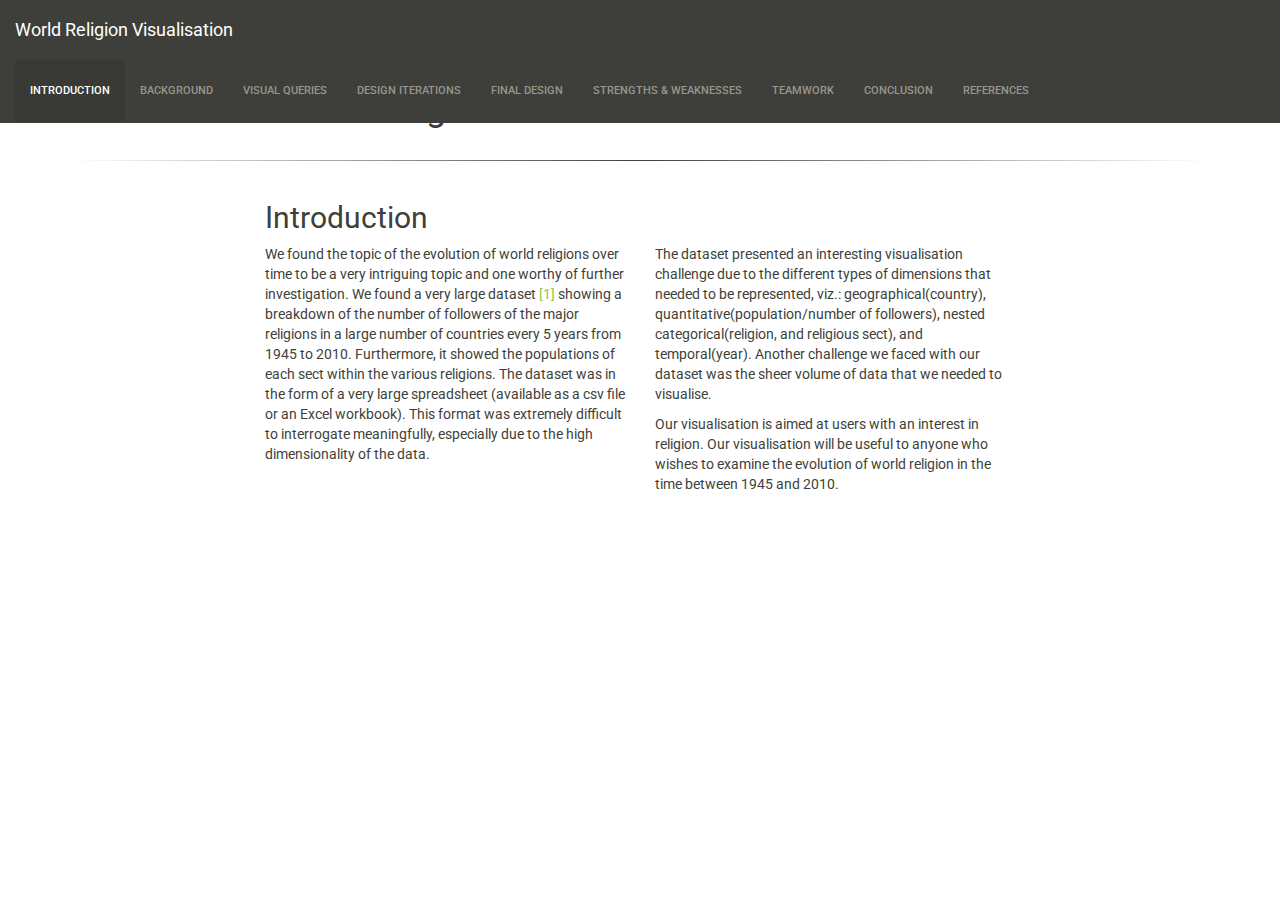
<file: index.html>
<!DOCTYPE html>
<html lang="en">
  <head>
    <meta charset="utf-8">
    <meta http-equiv="X-UA-Compatible" content="IE=edge">
    <meta name="viewport" content="width=device-width, initial-scale=1">
    <!-- The above 3 meta tags *must* come first in the head; any other head content must come *after* these tags -->
    <title>World Religion Visualisation</title>

    <!-- Bootstrap -->
    <link href="css/bootstrap.min.css" rel="stylesheet">
    <link href="css/custom.css" rel="stylesheet">

    <!-- HTML5 shim and Respond.js for IE8 support of HTML5 elements and media queries -->
    <!-- WARNING: Respond.js doesn't work if you view the page via file:// -->
    <!--[if lt IE 9]>
      <script src="https://oss.maxcdn.com/html5shiv/3.7.2/html5shiv.min.js"></script>
      <script src="https://oss.maxcdn.com/respond/1.4.2/respond.min.js"></script>
    <![endif]-->
  </head>
  <body>
    <nav class="navbar navbar-default navbar-fixed-top">
      <div class="container-fluid">
        <div class="navbar-header">
          <button type="button" class="navbar-toggle collapsed" data-toggle="collapse" data-target="#bs-example-navbar-collapse-1">
            <span class="icon-bar"></span>
            <span class="icon-bar"></span>
            <span class="icon-bar"></span>
          </button>
          <a class="navbar-brand" href="#">World Religion Visualisation</a>
        </div>

        <div class="collapse navbar-collapse" id="bs-example-navbar-collapse-1">
          <ul class="nav navbar-nav">
            <li class="active"><a href="#">Introduction</a></li>
            <li><a href="background.html">Background</a></li>
            <li><a href="visual_queries.html">Visual Queries</a></li>
            <li><a href="design_iteration.html">Design Iterations</a></li>
            <li><a href="final_design.html">Final Design</a></li>
            <li><a href="strengths_and_weaknesses.html">Strengths &amp; Weaknesses</a></li>
            <li><a href="teamwork.html">Teamwork</a></li>
            <li><a href="conclusion.html">Conclusion</a></li>
            <li><a href="references.html">References</a></li>
          </ul>
        </div>
      </div>
    </nav>



    <div class="container">
      <div class="row">
        <div class="col-lg-8 centred">
          <h1>World Religion Visualisation</h1>
        </div>
      </div>

      <hr class="tophr"/>
      <div class="row">
        <div class="col-lg-8 centred">
          <h2 id="Introduction">Introduction</h2>
        </div>
      </div>
      <div class="row">
        <div class="col-lg-offset-2 col-lg-4">
          <p>
            We found the topic of the evolution of world religions over time to be a very intriguing topic and one worthy of further investigation. We found a very large dataset <a href="references.html">[1]</a> showing a breakdown of the number of followers of the major religions in a large number of countries every 5 years from 1945 to 2010. Furthermore, it showed the populations of each sect within the various religions. The dataset was in the form of a very large spreadsheet (available as a csv file or an Excel workbook). This format was extremely difficult to interrogate meaningfully, especially due to the high dimensionality of the data.
          </p>
        </div>
        <div class="col-lg-4">
          <p>
            The dataset presented an interesting visualisation challenge due to the different types of dimensions that needed to be represented, viz.: geographical(country), quantitative(population/number of followers), nested categorical(religion, and religious sect), and temporal(year). Another challenge we faced with our dataset was the sheer volume of data that we needed to visualise.
          </p>
          <p>
            Our visualisation is aimed at users with an interest in religion. Our visualisation will be useful to anyone who wishes to examine the evolution of world religion in the time between 1945 and 2010.
          </p>
        </div>
      </div>

      <!-- Image element -->
      <!-- <div class="thumbnail">
        <img src="img/oldline.jpg" alt="img/oldline.jpg"><br/><br/>
      </div> -->

    <!-- jQuery (necessary for Bootstrap's JavaScript plugins) -->
    <script src="js/jquery.min.js"></script>
    <!-- Include all compiled plugins (below), or include individual files as needed -->
    <script src="js/bootstrap.min.js"></script>
  </body>
</html>
</file>
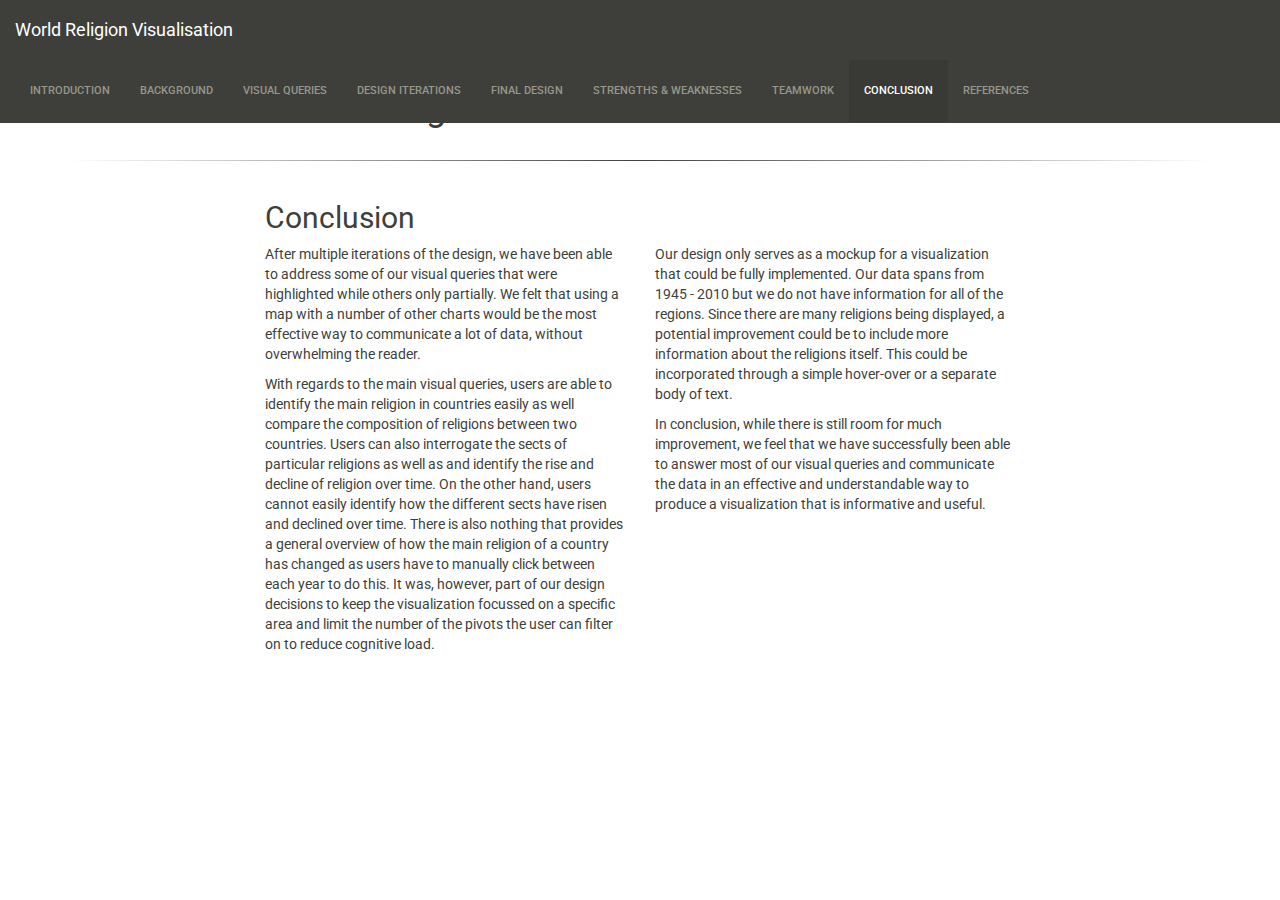
<file: conclusion.html>
<!DOCTYPE html>
<html lang="en">
  <head>
    <meta charset="utf-8">
    <meta http-equiv="X-UA-Compatible" content="IE=edge">
    <meta name="viewport" content="width=device-width, initial-scale=1">
    <!-- The above 3 meta tags *must* come first in the head; any other head content must come *after* these tags -->
    <title>World Religion Visualisation</title>

    <!-- Bootstrap -->
    <link href="css/bootstrap.min.css" rel="stylesheet">
    <link href="css/custom.css" rel="stylesheet">

    <!-- HTML5 shim and Respond.js for IE8 support of HTML5 elements and media queries -->
    <!-- WARNING: Respond.js doesn't work if you view the page via file:// -->
    <!--[if lt IE 9]>
      <script src="https://oss.maxcdn.com/html5shiv/3.7.2/html5shiv.min.js"></script>
      <script src="https://oss.maxcdn.com/respond/1.4.2/respond.min.js"></script>
    <![endif]-->
  </head>
  <body>
    <nav class="navbar navbar-default navbar-fixed-top">
      <div class="container-fluid">
        <div class="navbar-header">
          <button type="button" class="navbar-toggle collapsed" data-toggle="collapse" data-target="#bs-example-navbar-collapse-1">
            <span class="icon-bar"></span>
            <span class="icon-bar"></span>
            <span class="icon-bar"></span>
          </button>
          <a class="navbar-brand" href="#">World Religion Visualisation</a>
        </div>

        <div class="collapse navbar-collapse" id="bs-example-navbar-collapse-1">
          <ul class="nav navbar-nav">
            <li><a href="index.html">Introduction</a></li>
            <li><a href="background.html">Background</a></li>
            <li><a href="visual_queries.html">Visual Queries</a></li>
            <li><a href="design_iteration.html">Design Iterations</a></li>
            <li><a href="final_design.html">Final Design</a></li>
            <li><a href="strengths_and_weaknesses.html">Strengths &amp; Weaknesses</a></li>
            <li><a href="teamwork.html">Teamwork</a></li>
            <li class="active"><a href="#">Conclusion</a></li>
            <li><a href="references.html">References</a></li>
          </ul>
        </div>
      </div>
    </nav>



    <div class="container">
      <div class="row">
        <div class="col-lg-8 centred">
          <h1>World Religion Visualisation</h1>
        </div>
      </div>

      <hr class="tophr"/>
      <div class="row">
        <div class="col-lg-8 centred">
          <h2 id="Conclusion">Conclusion</h2>
        </div>
      </div>
      <div class="row">
        <div class="col-lg-offset-2 col-lg-4">
          <p>
            After multiple iterations of the design, we have been able to address some of our visual queries that were highlighted while others only partially. We felt that using a map with a number of other charts would be the most effective way to communicate a lot of data, without overwhelming the reader.
          </p>
          <p>
            With regards to the main visual queries, users are able to identify the main religion in countries easily as well compare the composition of religions between two countries. Users can also interrogate the sects of particular religions as well as and identify the rise and decline of religion over time. On the other hand, users cannot easily identify how the different sects have risen and declined over time. There is also nothing that provides a general overview of how the main religion of a country has changed as users have to manually click between each year to do this. It was, however, part of our design decisions to keep the visualization focussed on a specific area and limit the number of the pivots the user can filter on to reduce cognitive load.
          </p>
        </div>
        <div class="col-lg-4">
          <p>
            Our design only serves as a mockup for a visualization that could be fully implemented. Our data spans from 1945 - 2010 but we do not have information for all of the regions. Since there are many religions being displayed, a potential improvement could be to include more information about the religions itself. This could be incorporated through a simple hover-over or a separate body of text.
          </p>
          <p>
            In conclusion, while there is still room for much improvement, we feel that we have successfully been able to answer most of our visual queries and communicate the data in an effective and understandable way to produce a visualization that is informative and useful.
          </p>
        </div>
      </div>

      <!-- Image element -->
      <!-- <div class="thumbnail">
        <img src="img/oldline.jpg" alt="img/oldline.jpg"><br/><br/>
      </div> -->

    <!-- jQuery (necessary for Bootstrap's JavaScript plugins) -->
    <script src="js/jquery.min.js"></script>
    <!-- Include all compiled plugins (below), or include individual files as needed -->
    <script src="js/bootstrap.min.js"></script>
  </body>
</html>
</file>
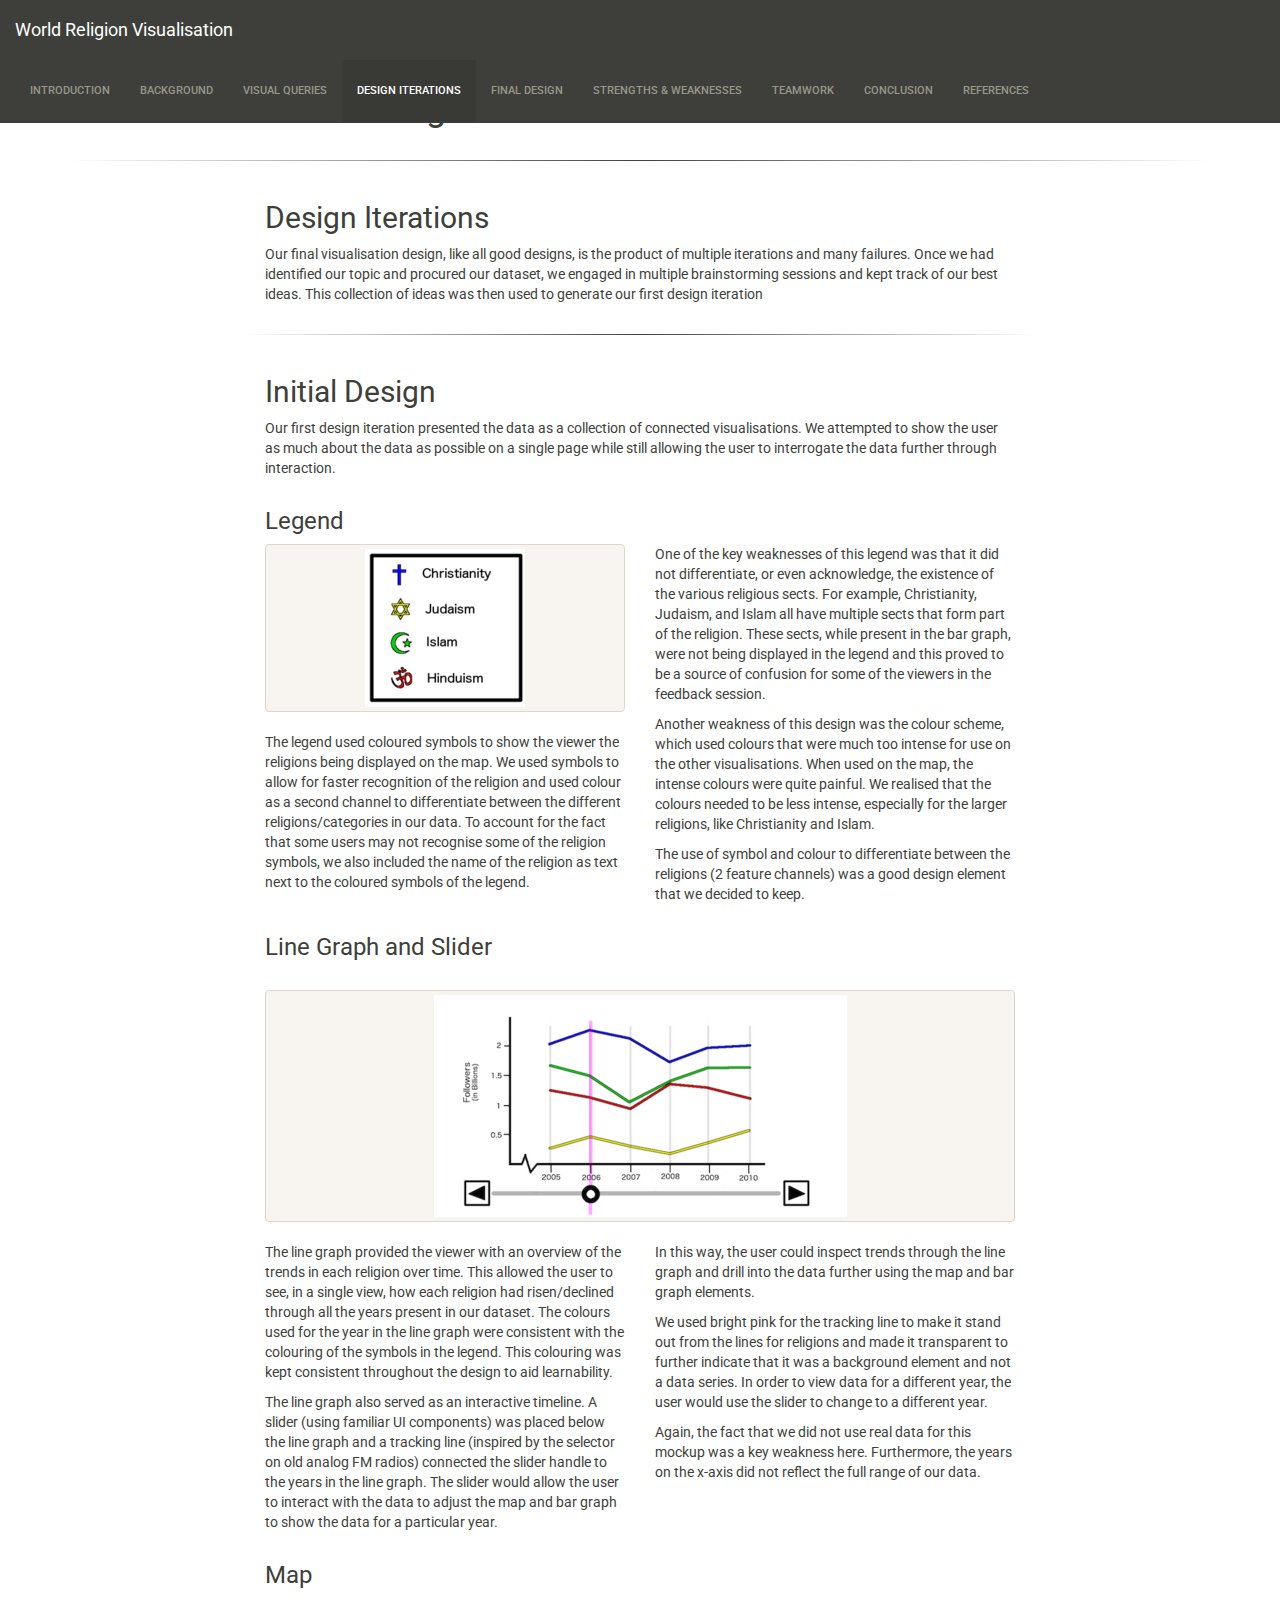
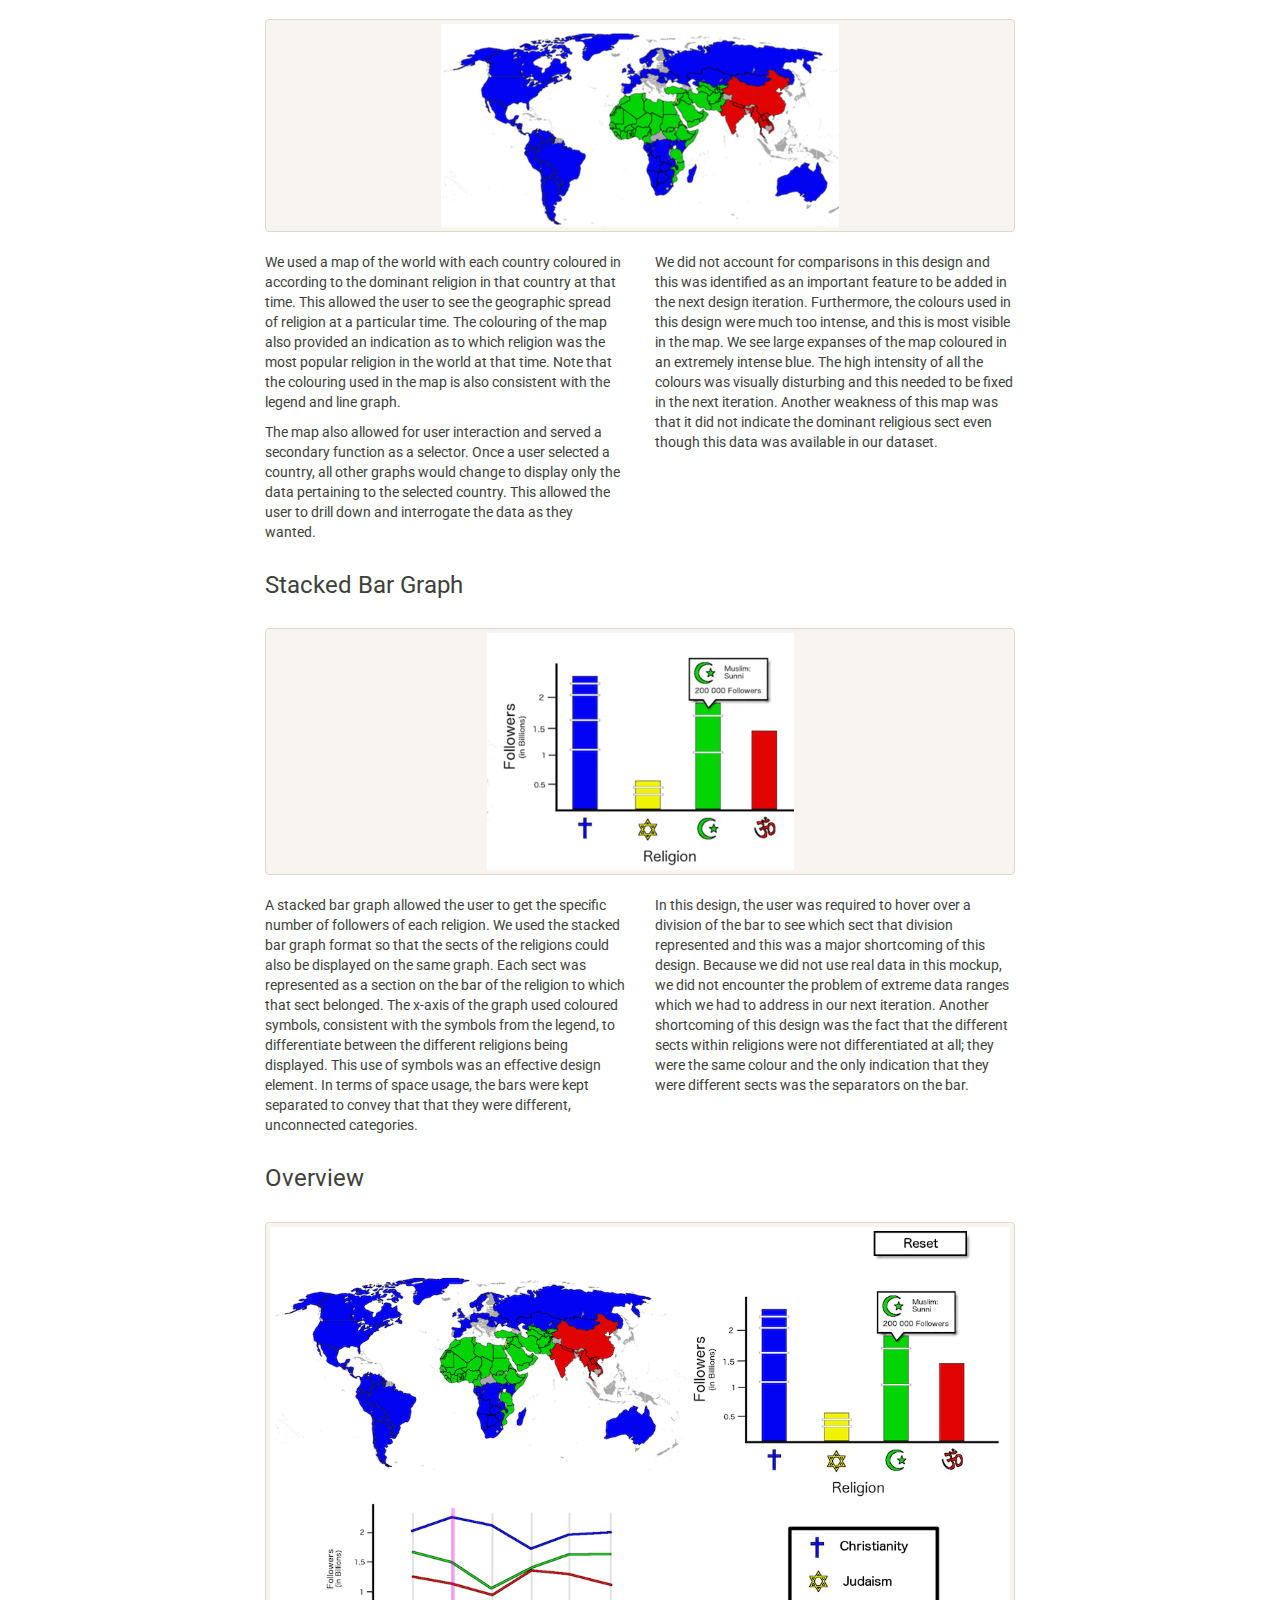
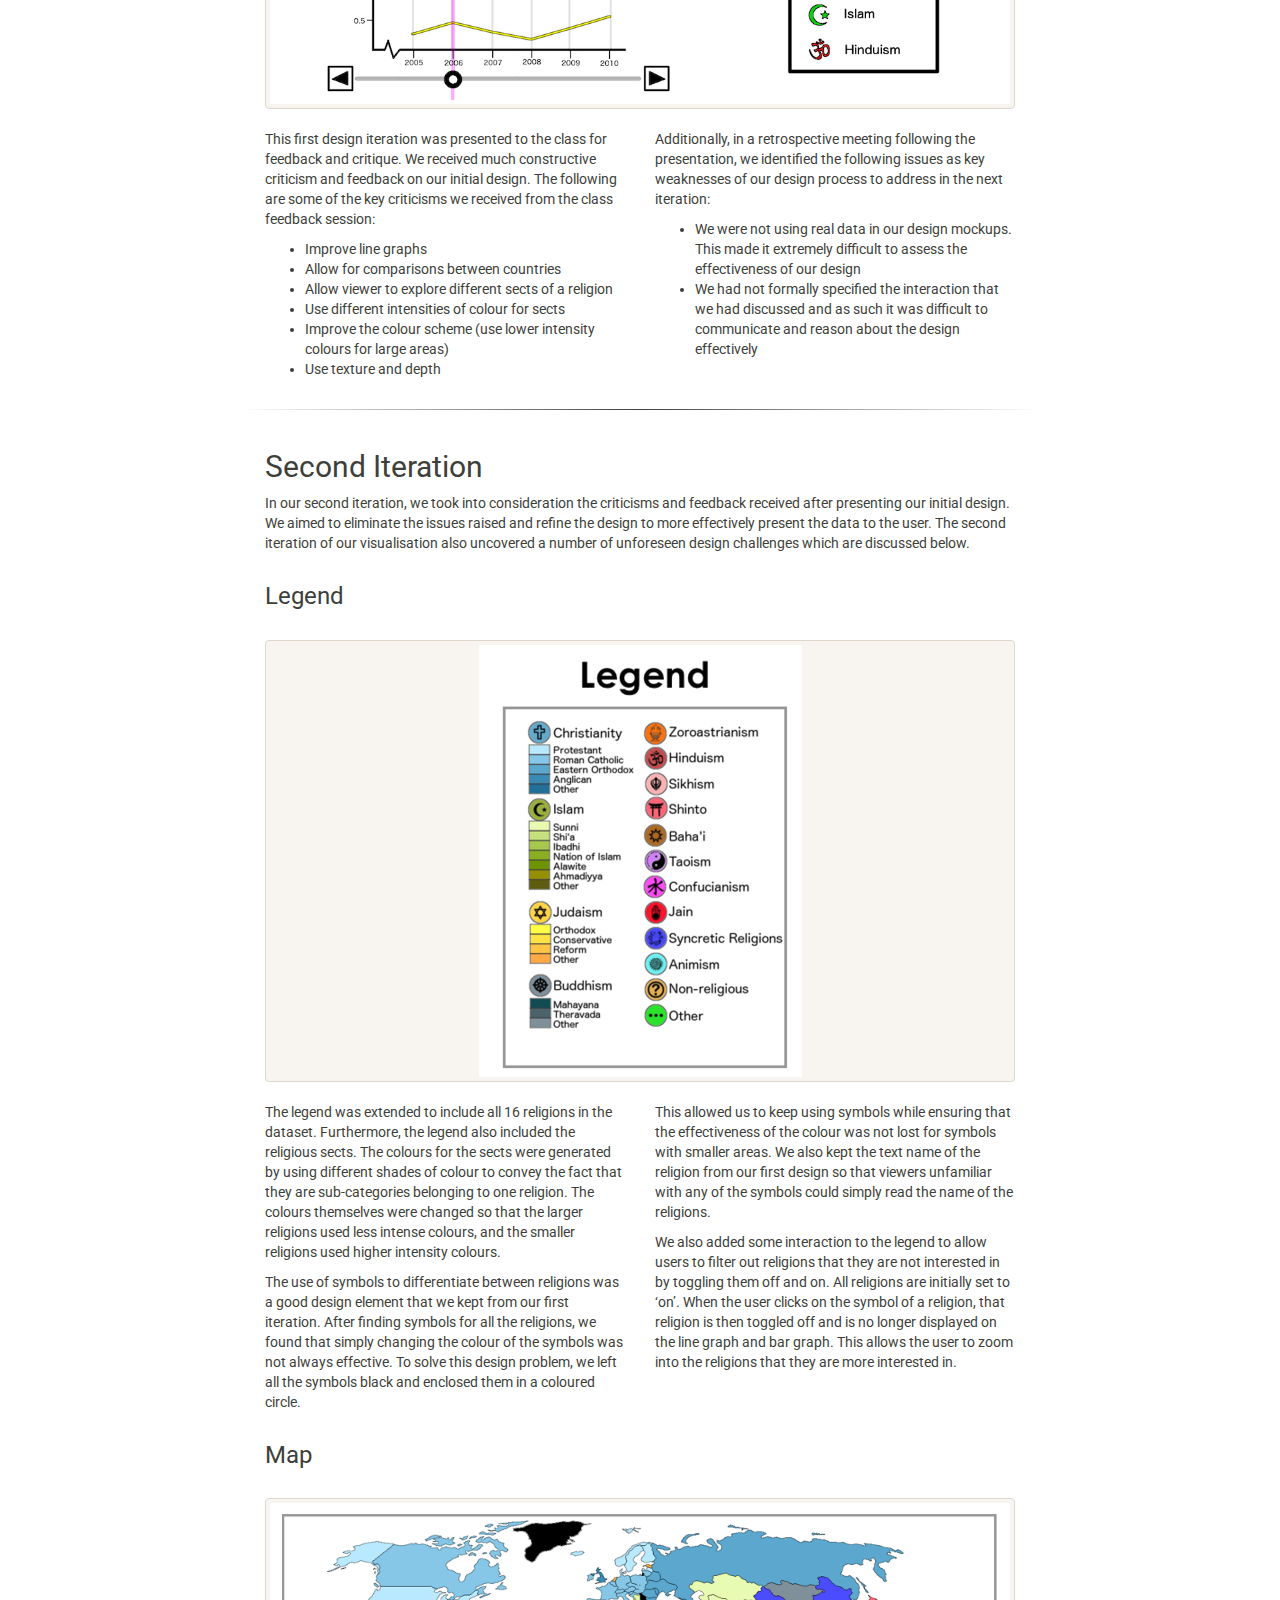
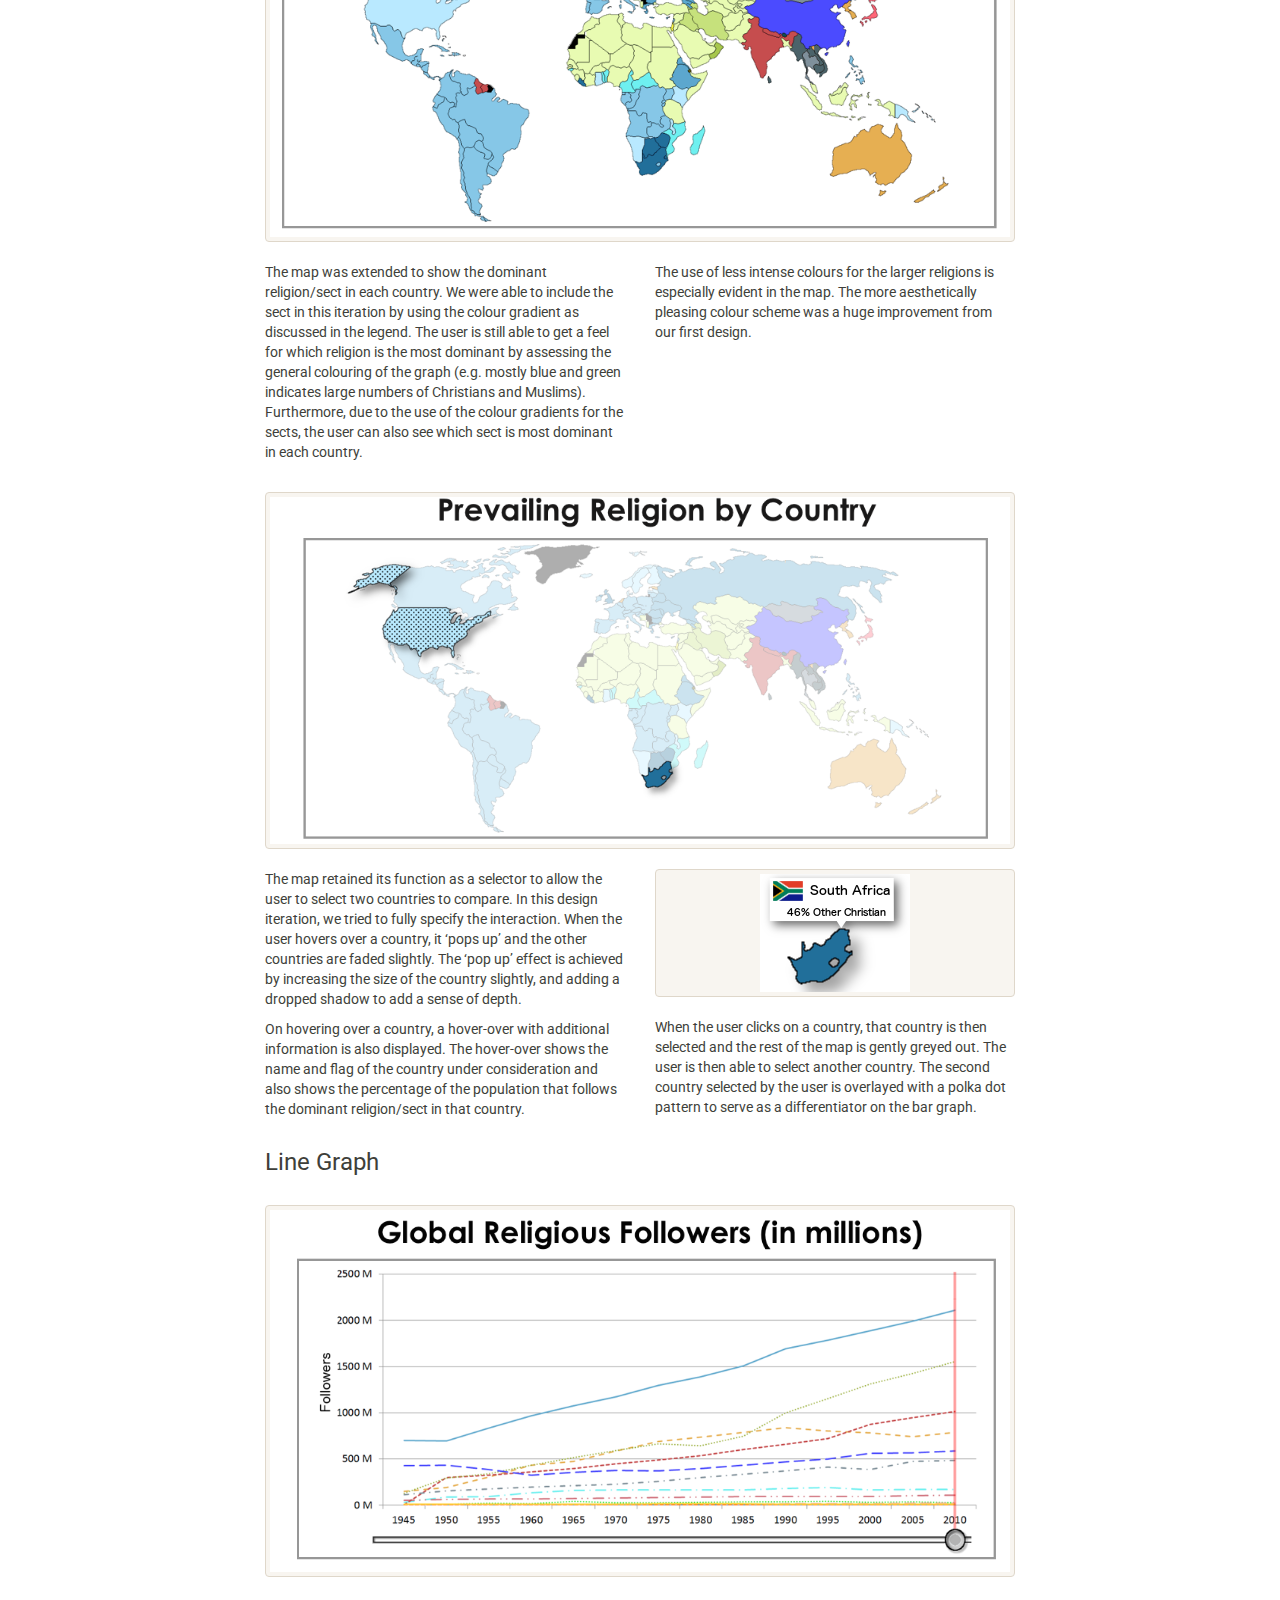
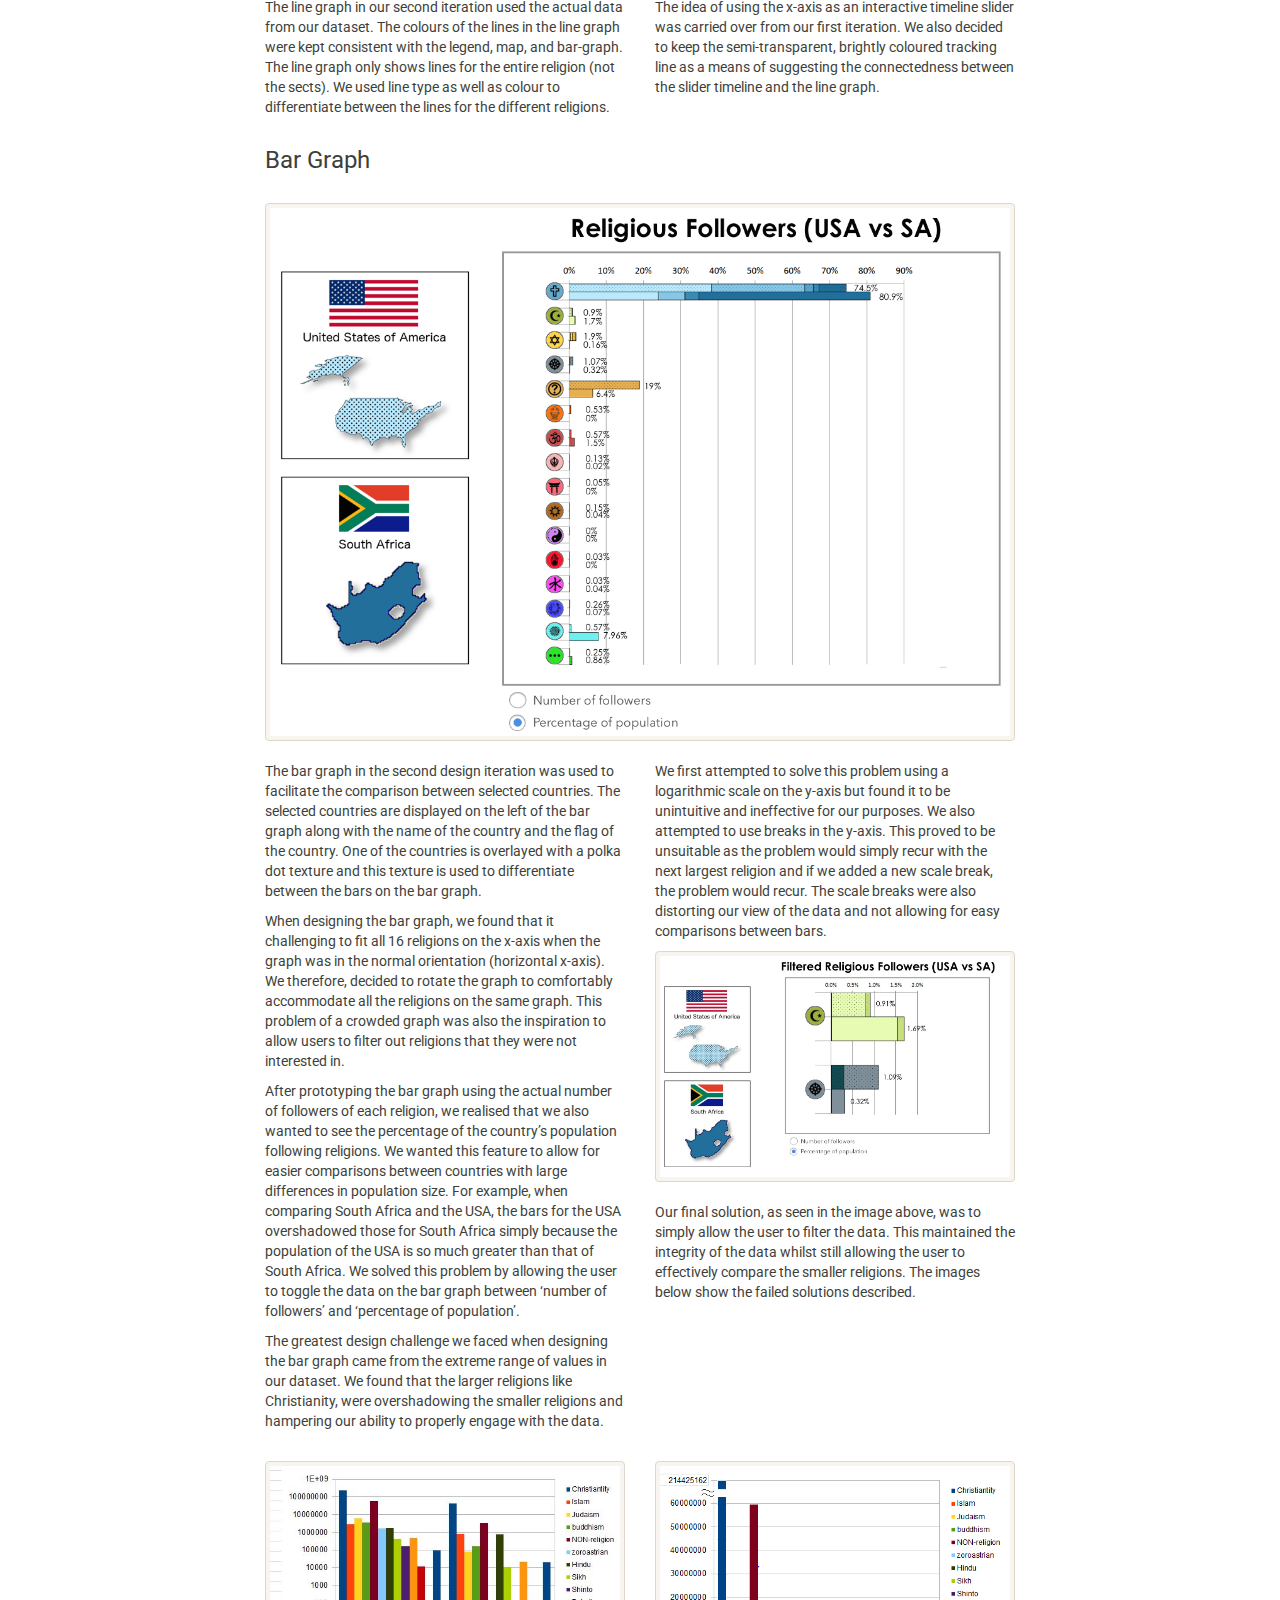
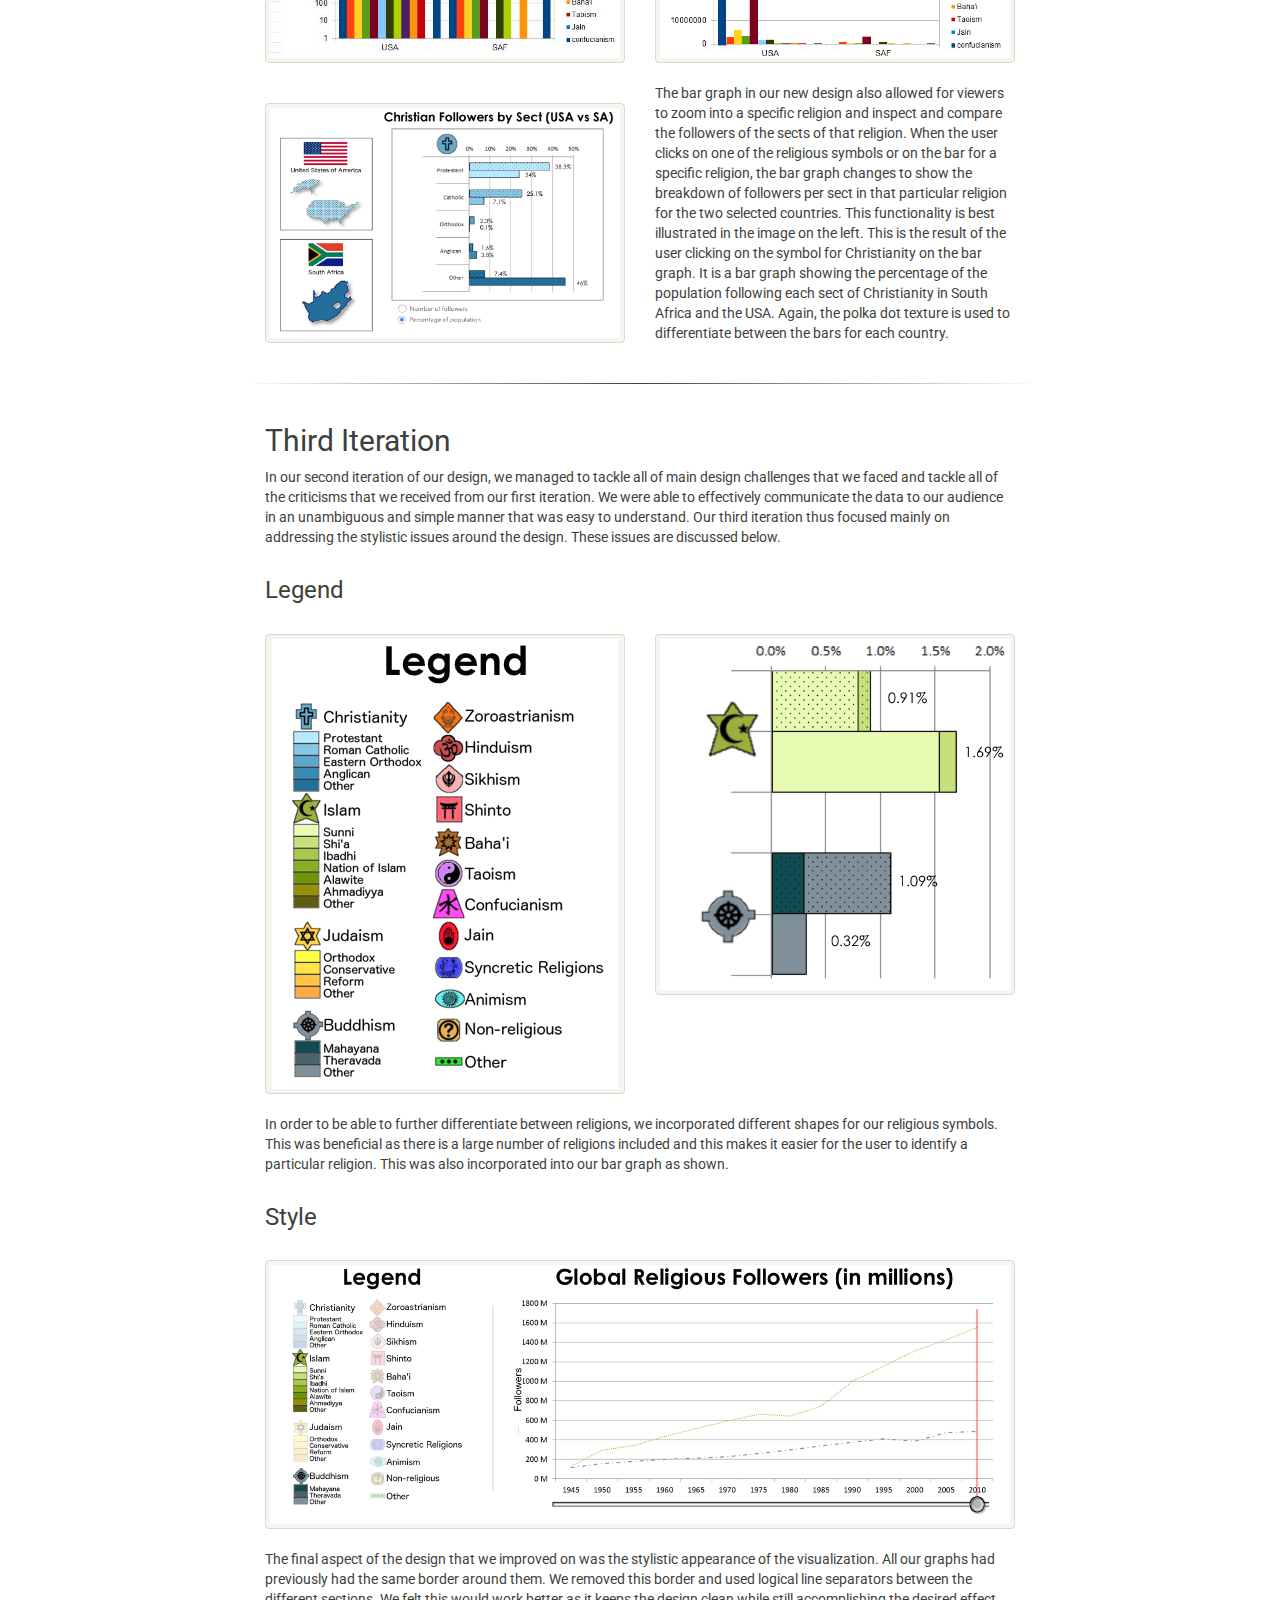
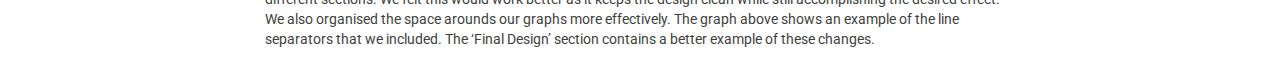
<file: design_iteration.html>
<!DOCTYPE html>
<html lang="en">
  <head>
    <meta charset="utf-8">
    <meta http-equiv="X-UA-Compatible" content="IE=edge">
    <meta name="viewport" content="width=device-width, initial-scale=1">
    <!-- The above 3 meta tags *must* come first in the head; any other head content must come *after* these tags -->
    <title>World Religion Visualisation</title>

    <!-- Bootstrap -->
    <link href="css/bootstrap.min.css" rel="stylesheet">
    <link href="css/custom.css" rel="stylesheet">

    <!-- HTML5 shim and Respond.js for IE8 support of HTML5 elements and media queries -->
    <!-- WARNING: Respond.js doesn't work if you view the page via file:// -->
    <!--[if lt IE 9]>
      <script src="https://oss.maxcdn.com/html5shiv/3.7.2/html5shiv.min.js"></script>
      <script src="https://oss.maxcdn.com/respond/1.4.2/respond.min.js"></script>
    <![endif]-->
  </head>
  <body>
    <nav class="navbar navbar-default navbar-fixed-top">
      <div class="container-fluid">
        <div class="navbar-header">
          <button type="button" class="navbar-toggle collapsed" data-toggle="collapse" data-target="#bs-example-navbar-collapse-1">
            <span class="icon-bar"></span>
            <span class="icon-bar"></span>
            <span class="icon-bar"></span>
          </button>
          <a class="navbar-brand" href="#">World Religion Visualisation</a>
        </div>

        <div class="collapse navbar-collapse" id="bs-example-navbar-collapse-1">
          <ul class="nav navbar-nav">
            <li><a href="index.html">Introduction</a></li>
            <li><a href="background.html">Background</a></li>
            <li><a href="visual_queries.html">Visual Queries</a></li>
            <li class="active"><a href="#">Design Iterations</a></li>
            <li><a href="final_design.html">Final Design</a></li>
            <li><a href="strengths_and_weaknesses.html">Strengths &amp; Weaknesses</a></li>
            <li><a href="teamwork.html">Teamwork</a></li>
            <li><a href="conclusion.html">Conclusion</a></li>
            <li><a href="references.html">References</a></li>
          </ul>
        </div>
      </div>
    </nav>



    <div class="container">
      <div class="row">
        <div class="col-lg-8 centred">
          <h1>World Religion Visualisation</h1>
        </div>
      </div>

      <hr class="tophr"/>
      <div class="row">
        <div class="col-lg-8 centred">
          <h2 id="Design_Iteration">Design Iterations</h2>
          <p>
            Our final visualisation design, like all good designs, is the product of multiple iterations and many failures. Once we had identified our topic and procured our dataset, we engaged in multiple brainstorming sessions and kept track of our best ideas. This collection of ideas was then used to generate our first design iteration
          </p>
        </div>
      </div>

      <hr/>
      <div class="row">
        <div class="col-lg-8 centred">
          <h2 id="Initial_Design">Initial Design</h2>
          <p>
            Our first design iteration presented the data as a collection of connected visualisations. We attempted to show the user as much about the data as possible on a single page while still allowing the user to interrogate the data further through interaction.
          </p>
        </div>
      </div>
      <div class="row">
        <div class="col-lg-8 centred">
          <h3 id="Legend">Legend</h3>
        </div>
      </div>
      <div class="row">
        <div class="col-lg-offset-2 col-lg-4">
          <div class="thumbnail">
            <img src="img/1_legend.png" alt="img/1_legend.png">
          </div>
          <p>
            The legend used coloured symbols to show the viewer the religions being displayed on the map. We used symbols to allow for faster recognition of the religion and used colour as a second channel to differentiate between the different religions/categories in our data. To account for the fact that some users may not recognise some of the religion symbols, we also included the name of the religion as text next to the coloured symbols of the legend.
          </p>
        </div>
        <div class="col-lg-4">
          <p>
            One of the key weaknesses of this legend was that it did not differentiate, or even acknowledge, the existence of the various religious sects. For example, Christianity, Judaism, and Islam all have multiple sects that form part of the religion. These sects, while present in the bar graph, were not being displayed in the legend and this proved to be a source of confusion for some of the viewers in the feedback session.
          </p>
          <p>
            Another weakness of this design was the colour scheme, which used colours that were much too intense for use on the other visualisations. When used on the map, the intense colours were quite painful. We realised that the colours needed to be less intense, especially for the larger religions, like Christianity and Islam.
          </p>
          <p>
            The use of symbol and colour to differentiate between the religions (2 feature channels) was a good design element that we decided to keep.
          </p>
        </div>
      </div>
      <div class="row">
        <div class="col-lg-8 centred">
          <h3 id="Line_Graph_and_Slider">Line Graph and Slider</h3>
        </div>
      </div>
      <div class="row">
        <div class="col-lg-8 centred">
          <br/>
          <div class="thumbnail">
            <img src="img/1_line.png" alt="img/1_line.png">
          </div>
        </div>
      </div>
      <div class="row">
        <div class="col-lg-offset-2 col-lg-4">
          <p>
            The line graph provided the viewer with an overview of the trends in each religion over time. This allowed the user to see, in a single view, how each religion had risen/declined through all the years present in our dataset. The colours used for the year in the line graph were consistent with the colouring of the symbols in the legend. This colouring was kept consistent throughout the design to aid learnability.
          </p>
          <p>
            The line graph also served as an interactive timeline. A slider (using familiar UI components) was placed below the line graph and a tracking line (inspired by the selector on old analog FM radios) connected the slider handle to the years in the line graph. The slider would allow the user to interact with the data to adjust the map and bar graph to show the data for a particular year.
          </p>
        </div>
        <div class="col-lg-4">
          <p>
            In this way, the user could inspect trends through the line graph and drill into the data further using the map and bar graph elements.
          </p>
          <p>
            We used bright pink for the tracking line to make it stand out from the lines for religions and made it transparent to further indicate that it was a background element and not a data series. In order to view data for a different year, the user would use the slider to change to a different year.
          </p>
          <p>
            Again, the fact that we did not use real data for this mockup was a key weakness here. Furthermore, the years on the x-axis did not reflect the full range of our data.
          </p>
        </div>
      </div>
      <div class="row">
        <div class="col-lg-8 centred">
          <h3 id="Map">Map</h3>
        </div>
      </div>
      <div class="row">
        <div class="col-lg-8 centred">
          <br/>
          <div class="thumbnail">
            <img src="img/1_map.png" alt="img/1_map.png">
          </div>
        </div>
      </div>
      <div class="row">
        <div class="col-lg-offset-2 col-lg-4">
          <p>
            We used a map of the world with each country coloured in according to the dominant religion in that country at that time. This allowed the user to see the geographic spread of religion at a particular time. The colouring of the map also provided an indication as to which religion was the most popular religion in the world at that time. Note that the colouring used in the map is also consistent with the legend and line graph.
          </p>
          <p>
            The map also allowed for user interaction and served a secondary function as a selector. Once a user selected a country, all other graphs would change to display only the data pertaining to the selected country. This allowed the user to drill down and interrogate the data as they wanted.
          </p>
        </div>
        <div class="col-lg-4">
          <p>
            We did not account for comparisons in this design and this was identified as an important feature to be added in the next design iteration. Furthermore, the colours used in this design were much too intense, and this is most visible in the map. We see large expanses of the map coloured in an extremely intense blue. The high intensity of all the colours was visually disturbing and this needed to be fixed in the next iteration. Another weakness of this map was that it did not indicate the dominant religious sect even though this data was available in our dataset.
          </p>
        </div>
      </div>
      <div class="row">
        <div class="col-lg-8 centred">
          <h3 id="Stacked_Bar_Graph">Stacked Bar Graph</h3>
        </div>
      </div>
      <div class="row">
        <div class="col-lg-8 centred">
          <br/>
          <div class="thumbnail">
            <img src="img/1_bar.png" alt="img/1_bar.png">
          </div>
        </div>
      </div>
      <div class="row">
        <div class="col-lg-offset-2 col-lg-4">
          <p>
            A stacked bar graph allowed the user to get the specific number of followers of each religion. We used the stacked bar graph format so that the sects of the religions could also be displayed on the same graph. Each sect was represented as a section on the bar of the religion to which that sect belonged. The x-axis of the graph used coloured symbols, consistent with the symbols from the legend, to differentiate between the different religions being displayed. This use of symbols was an effective design element. In terms of space usage, the bars were kept separated to convey that that they were different, unconnected categories.
          </p>
        </div>
        <div class="col-lg-4">
          <p>
            In this design, the user was required to hover over a division of the bar to see which sect that division represented and this was a major shortcoming of this design. Because we did not use real data in this mockup, we did not encounter the problem of extreme data ranges which we had to address in our next iteration. Another shortcoming of this design was the fact that the different sects within religions were not differentiated at all; they were the same colour and the only indication that they were different sects was the separators on the bar.
          </p>
        </div>
      </div>
      <div class="row">
        <div class="col-lg-8 centred">
          <h3 id="Overview">Overview</h3>
        </div>
      </div>
      <div class="row">
        <div class="col-lg-8 centred">
          <br/>
          <div class="thumbnail">
            <img src="img/1_full.png" alt="img/1_full.png">
          </div>
        </div>
      </div>
      <div class="row">
        <div class="col-lg-offset-2 col-lg-4">
          <p>
            This first design iteration was presented to the class for feedback and critique. We received much constructive criticism and feedback on our initial design. The following are some of the key criticisms we received from the class feedback session:
            <ul>
              <li>Improve line graphs</li>
              <li>Allow for comparisons between countries</li>
              <li>Allow viewer to explore different sects of a religion</li>
              <li>Use different intensities of colour for sects</li>
              <li>Improve the colour scheme (use lower intensity colours for large areas)</li>
              <li>Use texture and depth</li>
            </ul>
          </p>
        </div>
        <div class="col-lg-4">
          <p>
            Additionally, in a retrospective meeting following the presentation, we identified the following issues as key weaknesses of our design process to address in the next iteration:
            <ul>
              <li>We were not using real data in our design mockups. This made it extremely difficult to assess the effectiveness of our design</li>
              <li>We had not formally specified the interaction that we had discussed and as such it was difficult to communicate and reason about the design effectively</li>
            </ul>
          </p>
        </div>
      </div>

      <hr/>
      <div class="row">
        <div class="col-lg-8 centred">
          <h2 id="Second_Iteration">Second Iteration</h2>
          <p>
            In our second iteration, we took into consideration the criticisms and feedback received after presenting our initial design. We aimed to eliminate the issues raised and refine the design to more effectively present the data to the user. The second iteration of our visualisation also uncovered a number of unforeseen design challenges which are discussed below.
          </p>
        </div>
      </div>
      <div class="row">
        <div class="col-lg-8 centred">
          <h3 id="2_Legend">Legend</h3>
        </div>
      </div>
      <div class="row">
        <div class="col-lg-8 centred">
          <br/>
          <div class="thumbnail">
            <img src="img/2_legend.png" alt="img/2_legend.png">
          </div>
        </div>
      </div>
      <div class="row">
        <div class="col-lg-offset-2 col-lg-4">
          <p>
            The legend was extended to include all 16 religions in the dataset. Furthermore, the legend also included the religious sects. The colours for the sects were generated by using different shades of colour to convey the fact that they are sub-categories belonging to one religion. The colours themselves were changed so that the larger religions used less intense colours, and the smaller religions used higher intensity colours.
          </p>
          <p>
            The use of symbols to differentiate between religions was a good design element that we kept from our first iteration. After finding symbols for all the religions, we found that simply changing the colour of the symbols was not always effective. To solve this design problem, we left all the symbols black and enclosed them in a coloured circle.
          </p>
        </div>
        <div class="col-lg-4">
          <p>
            This allowed us to keep using symbols while ensuring that the effectiveness of the colour was not lost for symbols with smaller areas. We also kept the text name of the religion from our first design so that viewers unfamiliar with any of the symbols could simply read the name of the religions.
          </p>
          <p>
            We also added some interaction to the legend to allow users to filter out religions that they are not interested in by toggling them off and on. All religions are initially set to ‘on’. When the user clicks on the symbol of a religion, that religion is then toggled off and is no longer displayed on the line graph and bar graph. This allows the user to zoom into the religions that they are more interested in.
          </p>
        </div>
      </div>
      <div class="row">
        <div class="col-lg-8 centred">
          <h3 id="2_Map">Map</h3>
        </div>
      </div>
      <div class="row">
        <div class="col-lg-8 centred">
          <br/>
          <div class="thumbnail">
            <img src="img/2_map.png" alt="img/2_map.png">
          </div>
        </div>
      </div>
      <div class="row">
        <div class="col-lg-offset-2 col-lg-4">
          <p>
            The map was extended to show the dominant religion/sect in each country. We were able to include the sect in this iteration by using the colour gradient as discussed in the legend. The user is still able to get a feel for which religion is the most dominant by assessing the general colouring of the graph (e.g. mostly blue and green indicates large numbers of Christians and Muslims). Furthermore, due to the use of the colour gradients for the sects, the user can also see which sect is most dominant in each country.
          </p>
        </div>
        <div class="col-lg-4">
          <p>
            The use of less intense colours for the larger religions is especially evident in the map. The more aesthetically pleasing colour scheme was a huge improvement from our first design.
          </p>
        </div>
      </div>
      <div class="row">
        <div class="col-lg-8 centred">
          <br/>
          <div class="thumbnail">
            <img src="img/2_SAUSAselected.png" alt="img/2_SAUSAselected.png">
          </div>
        </div>
      </div>
      <div class="row">
        <div class="col-lg-offset-2 col-lg-4">
          <p>
            The map retained its function as a selector to allow the user to select two countries to compare. In this design iteration, we tried to fully specify the interaction. When the user hovers over a country, it ‘pops up’ and the other countries are faded slightly. The ‘pop up’ effect is achieved by increasing the size of the country slightly, and adding a dropped shadow to add a sense of depth.
          </p>
          <p>
            On hovering over a country, a hover-over with additional information is also displayed. The hover-over shows the name and flag of the country under consideration and also shows the percentage of the population that follows the dominant religion/sect in that country.
          </p>
        </div>
        <div class="col-lg-4">
          <div class="thumbnail">
            <img src="img/2_SAselected.png" alt="img/2_SAselected.png">
          </div>
          <p>
            When the user clicks on a country, that country is then selected and the rest of the map is gently greyed out. The user is then able to select another country. The second country selected by the user is overlayed with a polka dot pattern to serve as a differentiator on the bar graph.
          </p>
        </div>
      </div>
      <div class="row">
        <div class="col-lg-8 centred">
          <h3 id="2_Line_Graph">Line Graph</h3>
        </div>
      </div>
      <div class="row">
        <div class="col-lg-8 centred">
          <br/>
          <div class="thumbnail">
            <img src="img/2_line.png" alt="img/2_line.png">
          </div>
        </div>
      </div>
      <div class="row">
        <div class="col-lg-offset-2 col-lg-4">
          <p>
            The line graph in our second iteration used the actual data from our dataset. The colours of the lines in the line graph were kept consistent with the legend, map, and bar-graph. The line graph only shows lines for the entire religion (not the sects). We used line type as well as colour to differentiate between the lines for the different religions.
          </p>
        </div>
        <div class="col-lg-4">
          <p>
            The idea of using the x-axis as an interactive timeline slider was carried over from our first iteration. We also decided to keep the semi-transparent, brightly coloured tracking line as a means of suggesting the connectedness between the slider timeline and the line graph.
          </p>
        </div>
      </div>
      <div class="row">
        <div class="col-lg-8 centred">
          <h3 id="2_Bar_Graph">Bar Graph</h3>
        </div>
      </div>
      <div class="row">
        <div class="col-lg-8 centred">
          <br/>
          <div class="thumbnail">
            <img src="img/2_percentbar.png" alt="img/2_percentbar.png">
          </div>
        </div>
      </div>
      <div class="row">
        <div class="col-lg-offset-2 col-lg-4">
          <p>
            The bar graph in the second design iteration was used to facilitate the comparison between selected countries. The selected countries are displayed on the left of the bar graph along with the name of the country and the flag of the country. One of the countries is overlayed with a polka dot texture and this texture is used to differentiate between the bars on the bar graph.
          </p>
          <p>
            When designing the bar graph, we found that it challenging to fit all 16 religions on the x-axis when the graph was in the normal orientation (horizontal x-axis). We therefore, decided to rotate the graph to comfortably accommodate all the religions on the same graph. This problem of a crowded graph was also the inspiration to allow users to filter out religions that they were not interested in.
          </p>
          <p>
            After prototyping the bar graph using the actual number of followers of each religion, we realised that we also wanted to see the percentage of the country’s population following religions. We wanted this feature to allow for easier comparisons between countries with large differences in population size. For example, when comparing South Africa and the USA, the bars for the USA overshadowed those for South Africa simply because the population of the USA is so much greater than that of South Africa. We solved this problem by allowing the user to toggle the data on the bar graph between ‘number of followers’ and ‘percentage of population’.
          </p>
          <p>
            The greatest design challenge we faced when designing the bar graph came from the extreme range of values in our dataset. We found that the larger religions like Christianity, were overshadowing the smaller religions and hampering our ability to properly engage with the data.
          </p>
        </div>
        <div class="col-lg-4">
          <p>
            We first attempted to solve this problem using a logarithmic scale on the y-axis but found it to be unintuitive and ineffective for our purposes. We also attempted to use breaks in the y-axis. This proved to be unsuitable as the problem would simply recur with the next largest religion and if we added a new scale break, the problem would recur. The scale breaks were also distorting our view of the data and not allowing for easy comparisons between bars.
          </p>
          <div class="thumbnail">
            <img src="img/2_islambuddhismbar.png" alt="img/2_islambuddhismbar.png">
          </div>
          <p>
            Our final solution, as seen in the image above, was to simply allow the user to filter the data. This maintained the integrity of the data whilst still allowing the user to effectively compare the smaller religions. The images below show the failed solutions described.
          </p>
        </div>
      </div>
      <div class="row">
        <div class="col-lg-offset-2 col-lg-4">
          <br/>
          <div class="thumbnail">
            <img src="img/logbar.png" alt="img/logbar.png">
          </div>
        </div>
        <div class="col-lg-4">
          <br/>
          <div class="thumbnail">
            <img src="img/scalebreakbar.png" alt="img/scalebreakbar.png">
          </div>
        </div>
      </div>
      <div class="row">
        <div class="col-lg-offset-2 col-lg-4">
          <br/>
          <div class="thumbnail">
            <img src="img/2_sects.png" alt="img/2_sects.png">
          </div>
        </div>
        <div class="col-lg-4">
          The bar graph in our new design also allowed for viewers to zoom into a specific religion and inspect and compare the followers of the sects of that religion. When the user clicks on one of the religious symbols or on the bar for a specific religion, the bar graph changes to show the breakdown of followers per sect in that particular religion for the two selected countries. This functionality is best illustrated in the image on the left. This is the result of the user clicking on the symbol for Christianity on the bar graph. It is a bar graph showing the percentage of the population following each sect of Christianity in South Africa and the USA. Again, the polka dot texture is used to differentiate between the bars for each country.
        </div>
      </div>

      <hr/>
      <div class="row">
        <div class="col-lg-8 centred">
          <h2 id="Third_Iteration">Third Iteration</h2>
          <p>
            In our second iteration of our design, we managed to tackle all of main design challenges that we faced and tackle all of the criticisms that we received from our first iteration. We were able to effectively communicate the data to our audience in an unambiguous and simple manner that was easy to understand. Our third iteration thus focused mainly on addressing the stylistic issues around the design. These issues are discussed below.
          </p>
        </div>
      </div>
      <div class="row">
        <div class="col-lg-8 centred">
          <h3 id="3_Legend">Legend</h3>
        </div>
      </div>
      <div class="row">
        <div class="col-lg-offset-2 col-lg-4">
          <br/>
          <div class="thumbnail">
            <img src="img/3_legend.png" alt="img/3_legend.png">
          </div>
        </div>
        <div class="col-lg-4">
          <br/>
          <div class="thumbnail">
            <img src="img/3_islambuddhismbar.png" alt="img/3_islambuddhismbar.png">
          </div>
        </div>
      </div>
      <div class="row">
        <div class="col-lg-offset-2 col-lg-8">
          <p>
            In order to be able to further differentiate between religions, we incorporated different shapes for our religious symbols. This was beneficial as there is a large number of religions included and this makes it easier for the user to identify a particular religion. This was also incorporated into our bar graph as shown.
          </p>
        </div>
      </div>
      <div class="row">
        <div class="col-lg-8 centred">
          <h3 id="3_Style">Style</h3>
        </div>
      </div>
      <div class="row">
        <div class="col-lg-offset-2 col-lg-8">
          <br/>
          <div class="thumbnail">
            <img src="img/3_lineseperators.png" alt="img/3_lineseperators.png">
          </div>
        </div>
      </div>
      <div class="row">
        <div class="col-lg-offset-2 col-lg-8">
          <p>
            The final aspect of the design that we improved on was the stylistic appearance of the visualization. All our graphs had previously had the same border around them. We removed this border and used logical line separators between the different sections. We felt this would work better as it keeps the design clean while still accomplishing the desired effect. We also organised the space arounds our graphs more effectively. The graph above shows an example of the line separators that we included. The ‘Final Design’ section contains a better example of these changes.
          </p>
        </div>
      </div>

    </div>

    <!-- jQuery (necessary for Bootstrap's JavaScript plugins) -->
    <script src="js/jquery.min.js"></script>
    <!-- Include all compiled plugins (below), or include individual files as needed -->
    <script src="js/bootstrap.min.js"></script>
  </body>
</html>
</file>
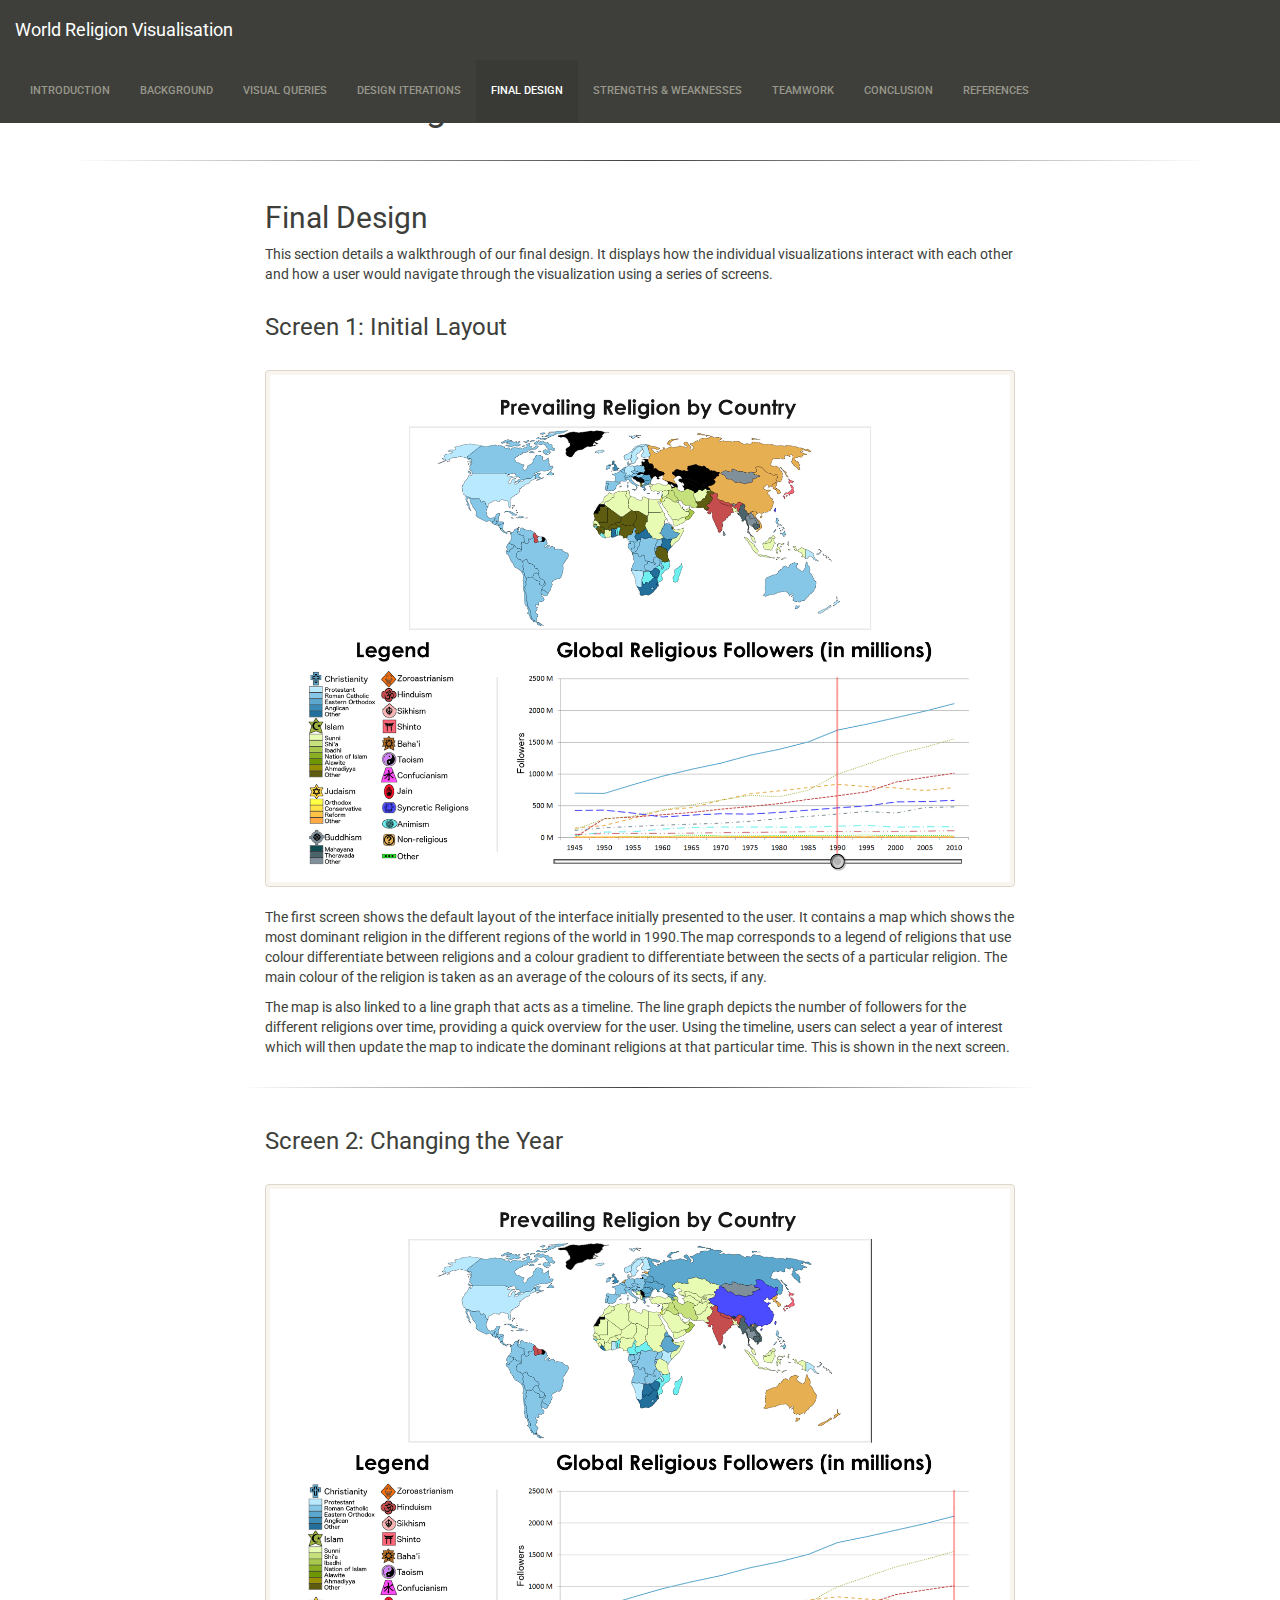
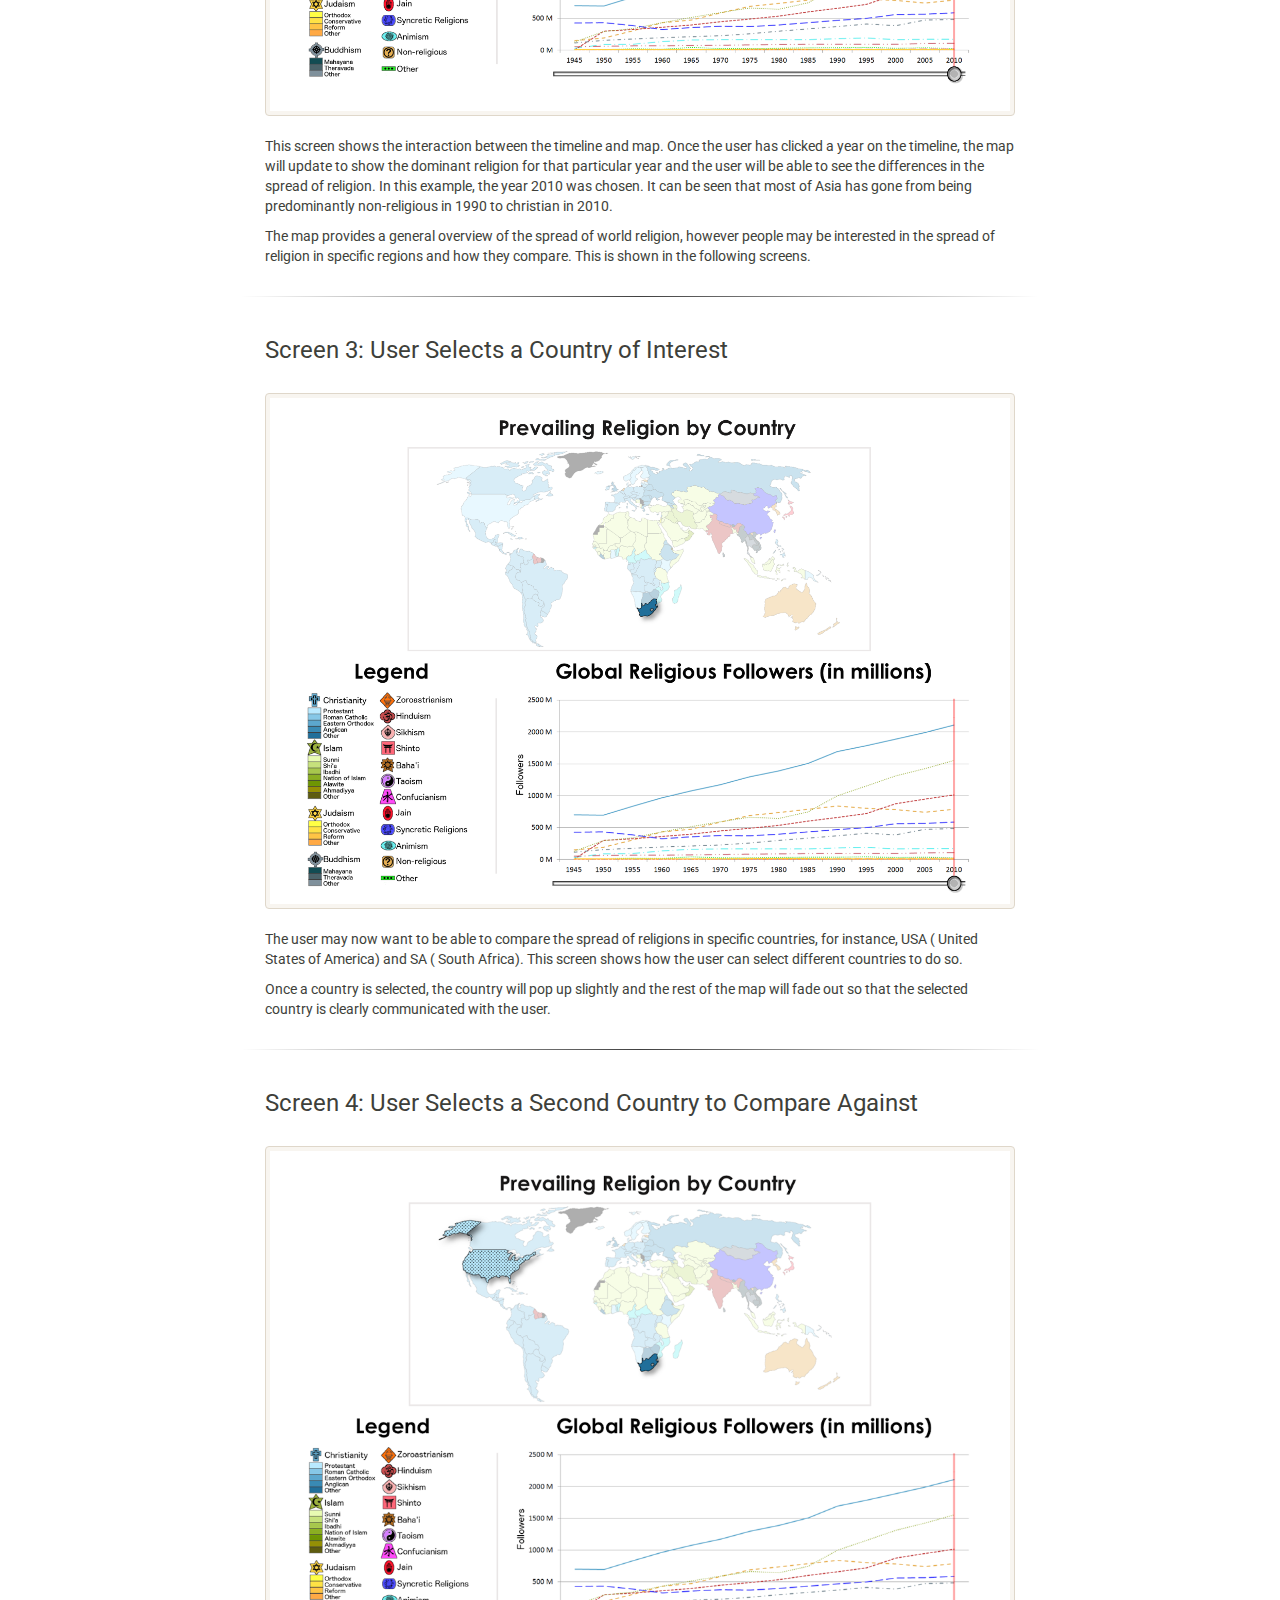
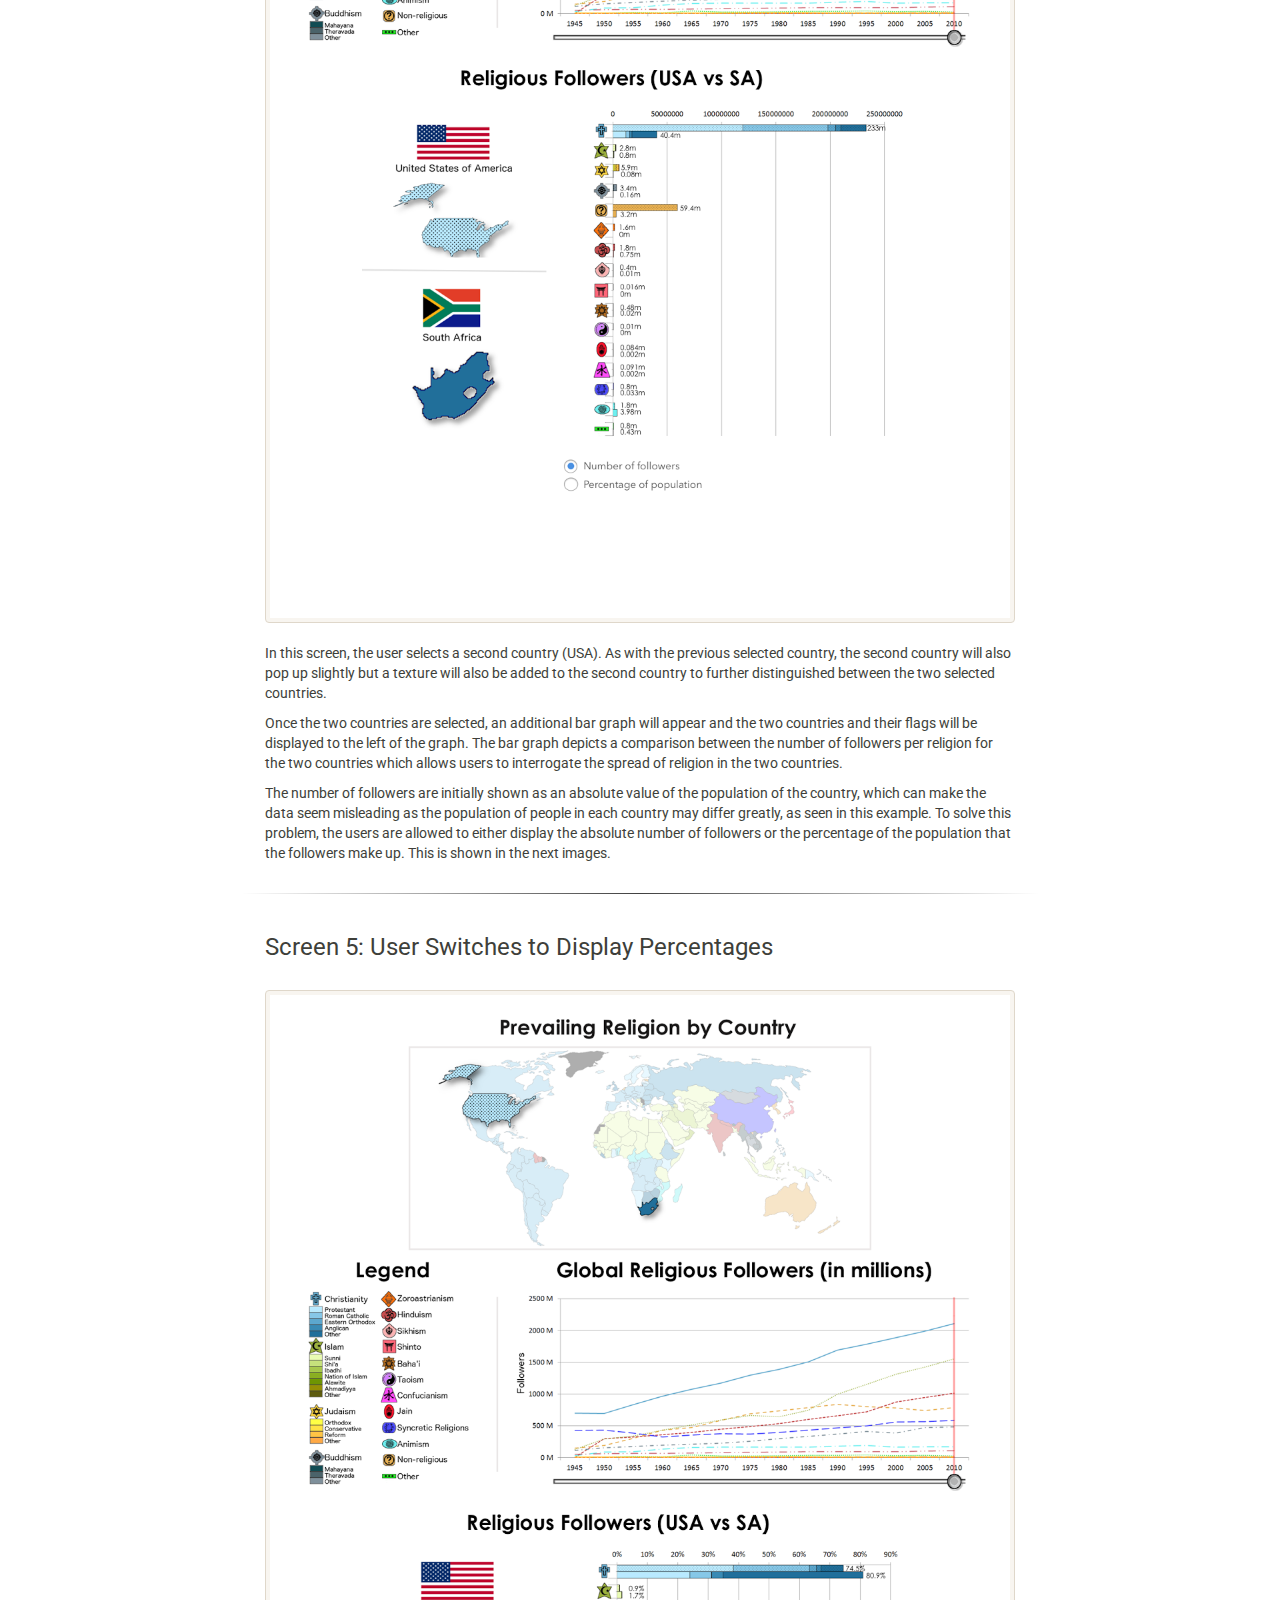
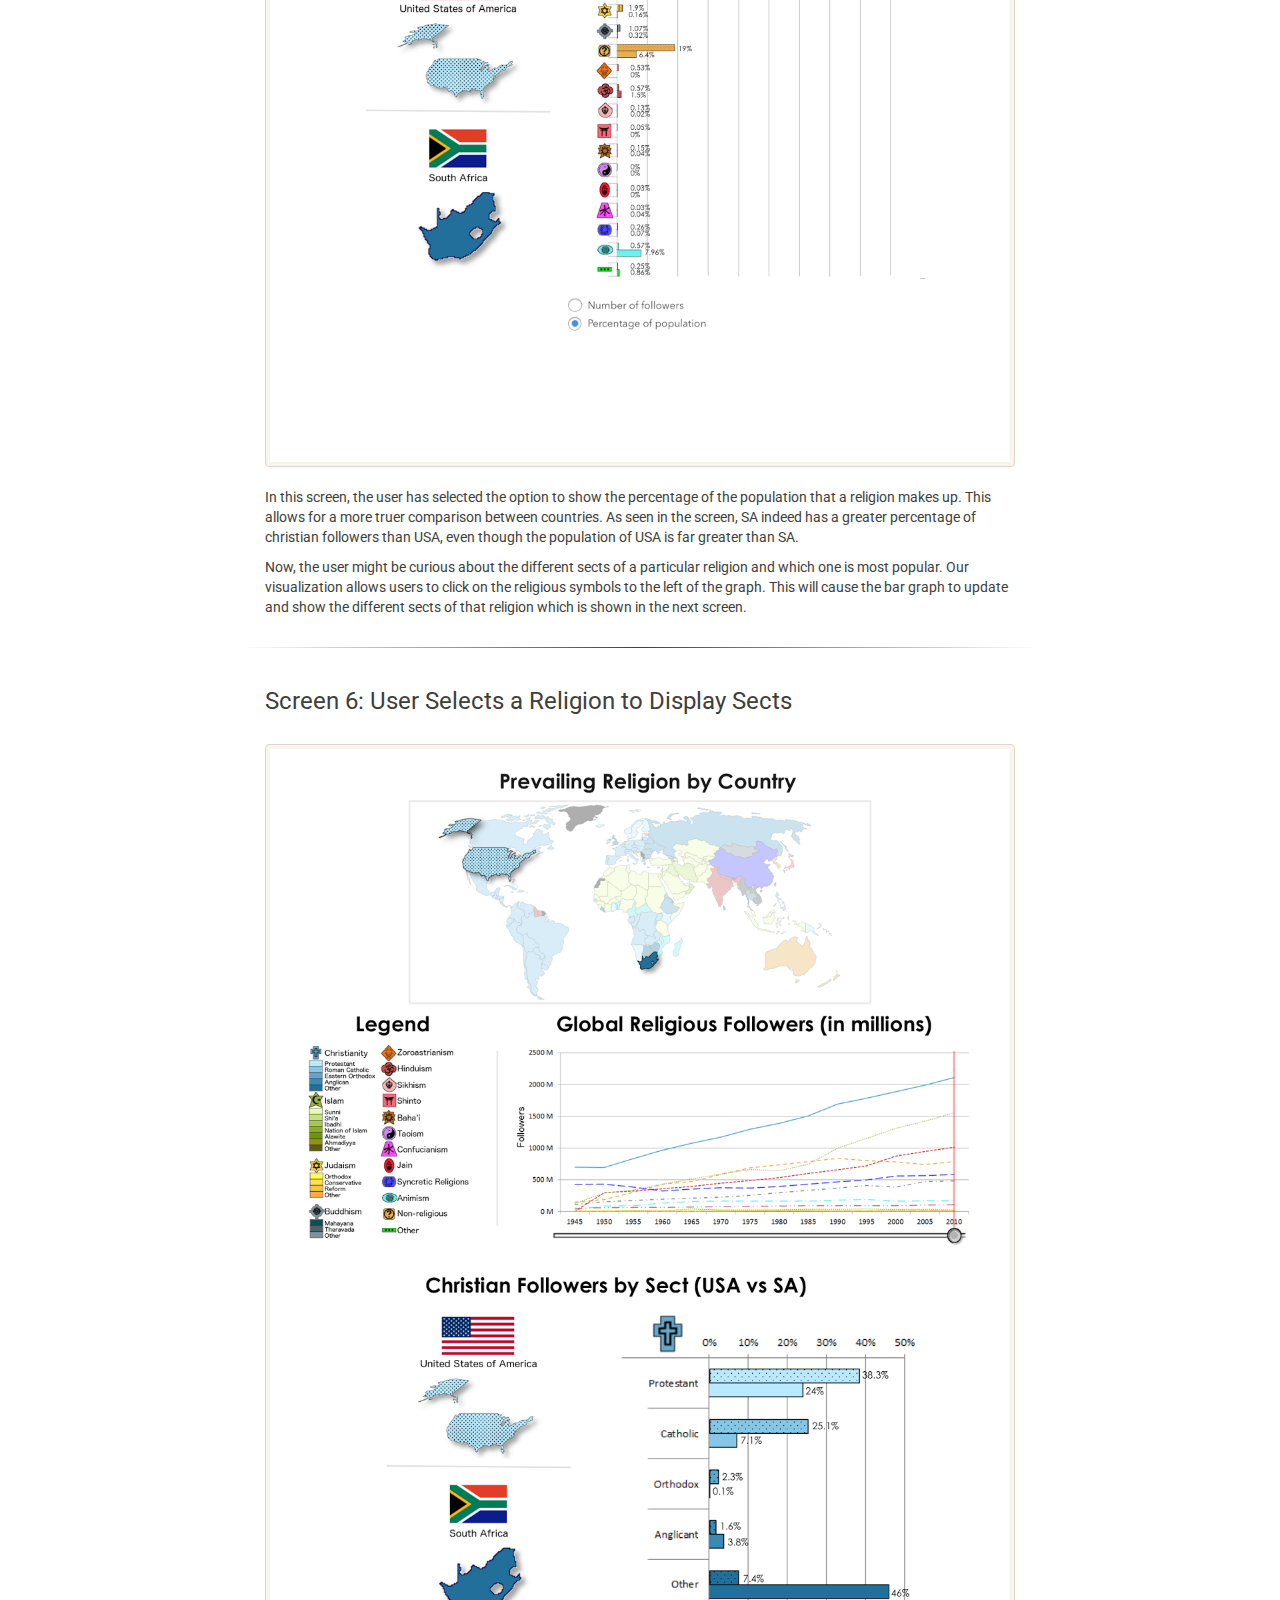
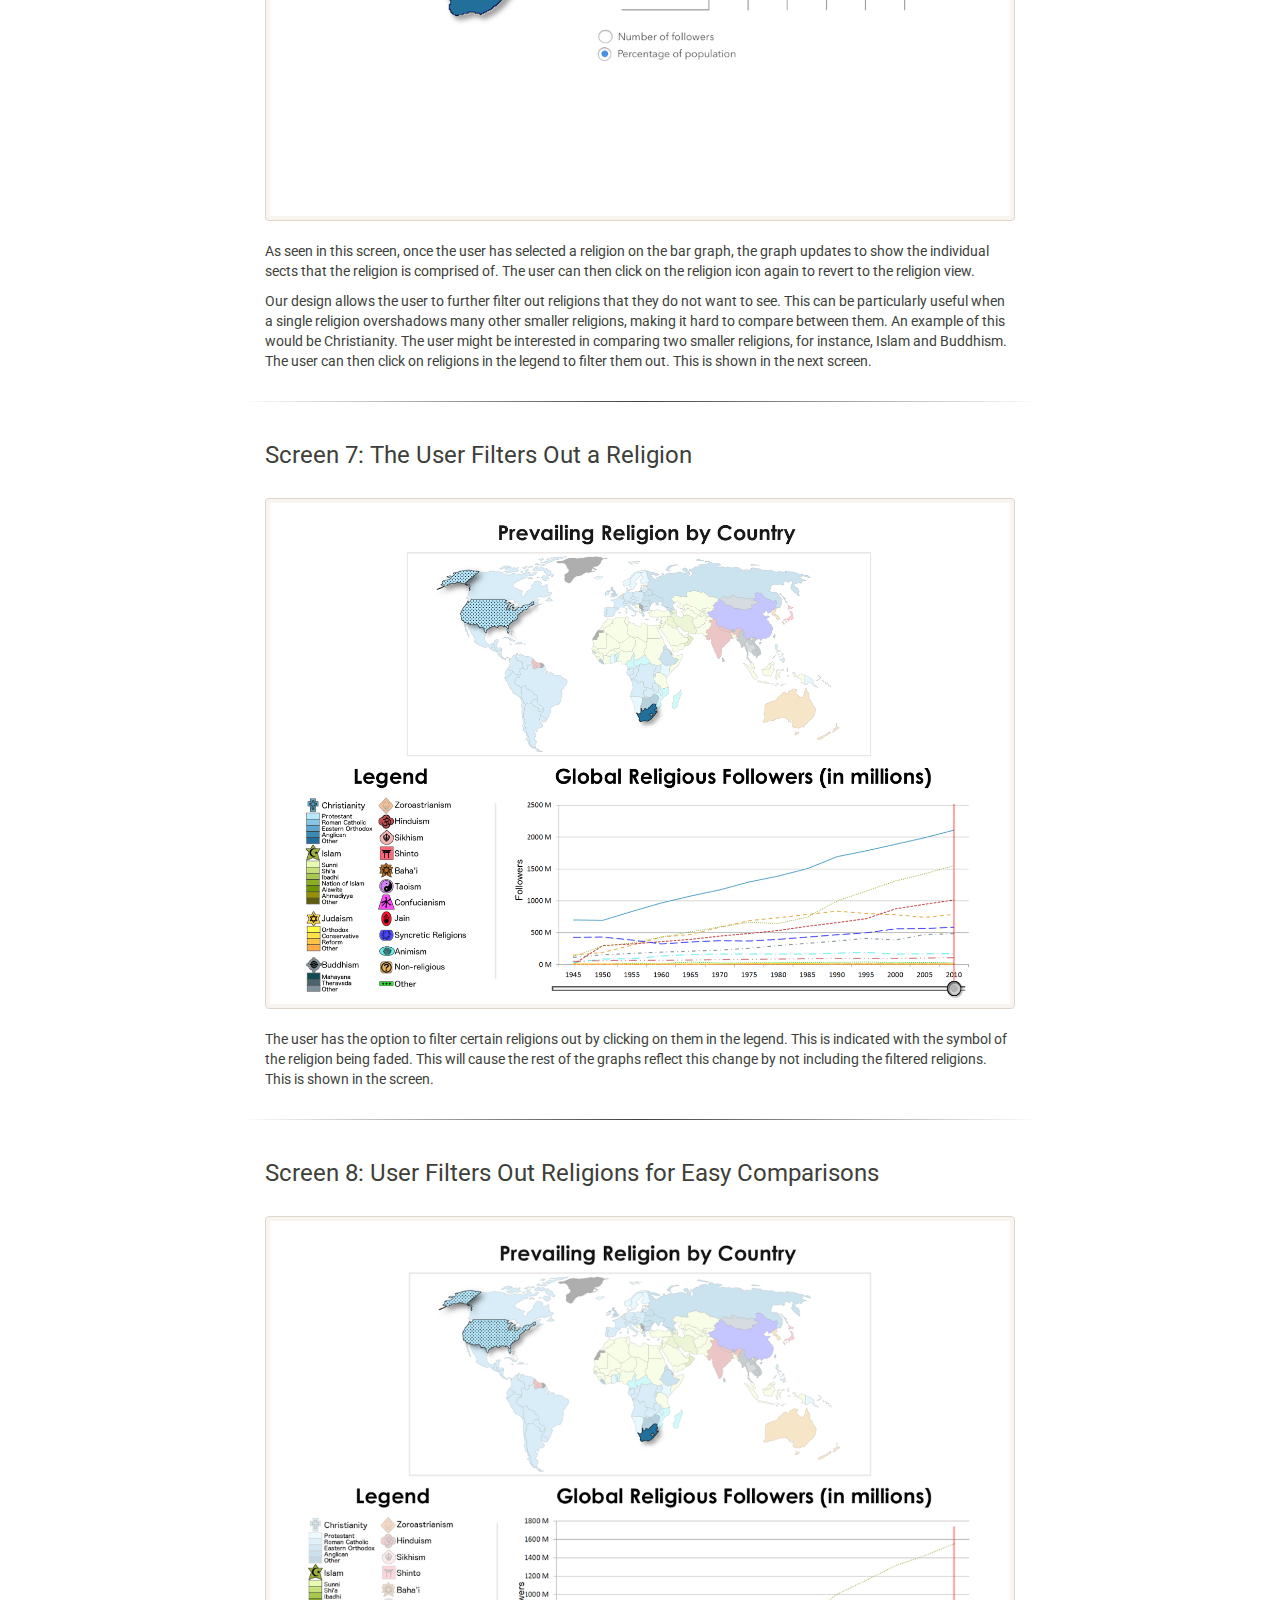
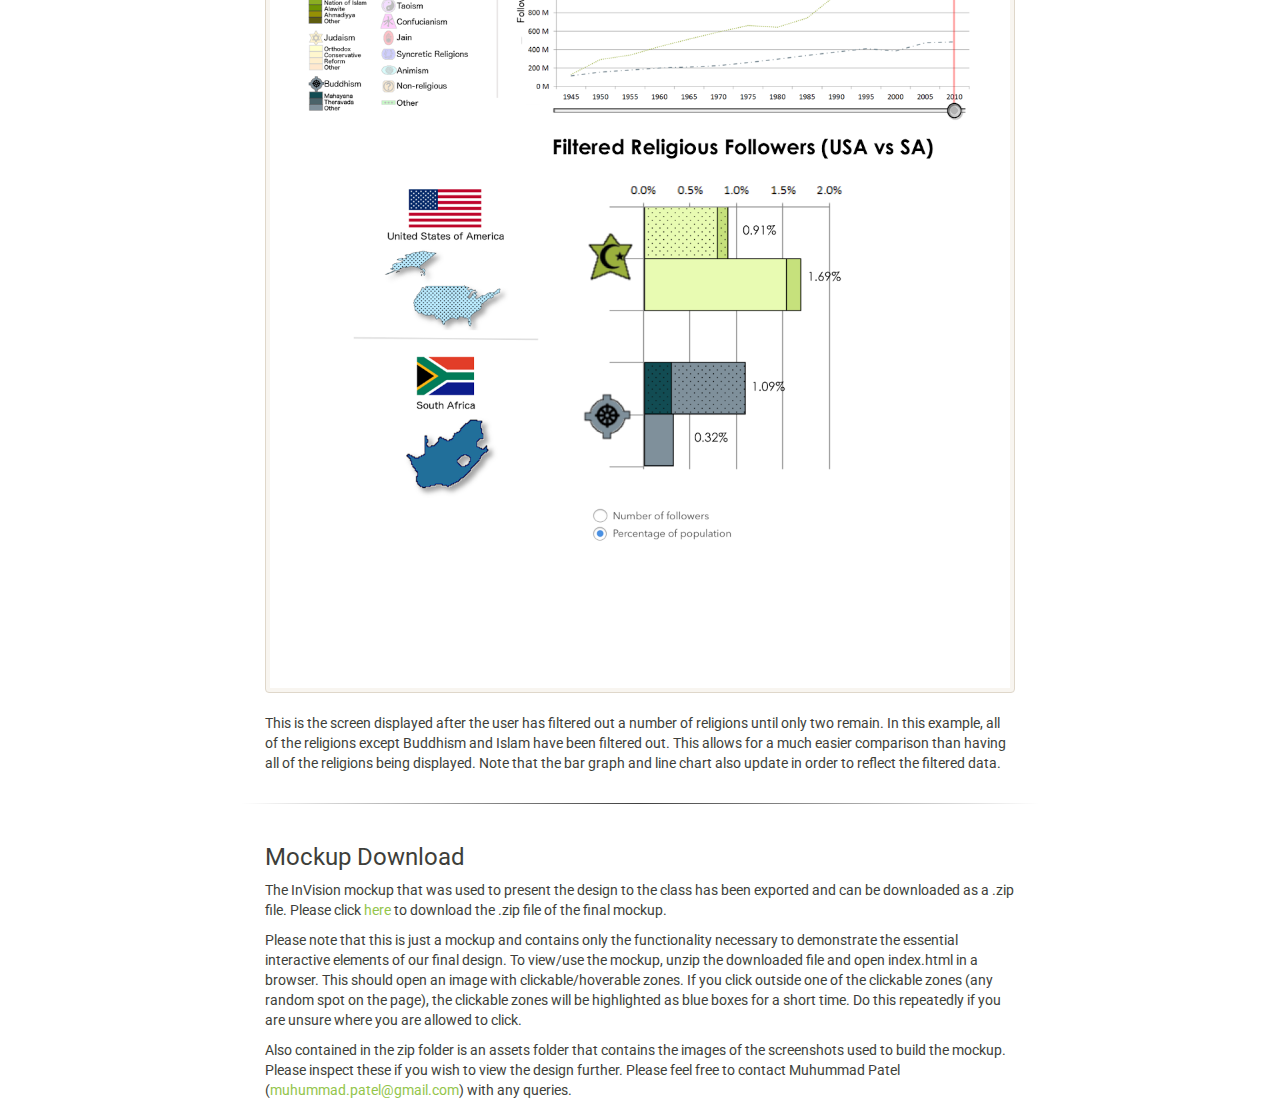
<file: final_design.html>
<!DOCTYPE html>
<html lang="en">
  <head>
    <meta charset="utf-8">
    <meta http-equiv="X-UA-Compatible" content="IE=edge">
    <meta name="viewport" content="width=device-width, initial-scale=1">
    <!-- The above 3 meta tags *must* come first in the head; any other head content must come *after* these tags -->
    <title>World Religion Visualisation</title>

    <!-- Bootstrap -->
    <link href="css/bootstrap.min.css" rel="stylesheet">
    <link href="css/custom.css" rel="stylesheet">

    <!-- HTML5 shim and Respond.js for IE8 support of HTML5 elements and media queries -->
    <!-- WARNING: Respond.js doesn't work if you view the page via file:// -->
    <!--[if lt IE 9]>
      <script src="https://oss.maxcdn.com/html5shiv/3.7.2/html5shiv.min.js"></script>
      <script src="https://oss.maxcdn.com/respond/1.4.2/respond.min.js"></script>
    <![endif]-->
  </head>
  <body>
    <nav class="navbar navbar-default navbar-fixed-top">
      <div class="container-fluid">
        <div class="navbar-header">
          <button type="button" class="navbar-toggle collapsed" data-toggle="collapse" data-target="#bs-example-navbar-collapse-1">
            <span class="icon-bar"></span>
            <span class="icon-bar"></span>
            <span class="icon-bar"></span>
          </button>
          <a class="navbar-brand" href="#">World Religion Visualisation</a>
        </div>

        <div class="collapse navbar-collapse" id="bs-example-navbar-collapse-1">
          <ul class="nav navbar-nav">
            <li><a href="index.html">Introduction</a></li>
            <li><a href="background.html">Background</a></li>
            <li><a href="visual_queries.html">Visual Queries</a></li>
            <li><a href="design_iteration.html">Design Iterations</a></li>
            <li class="active"><a href="#">Final Design</a></li>
            <li><a href="strengths_and_weaknesses.html">Strengths &amp; Weaknesses</a></li>
            <li><a href="teamwork.html">Teamwork</a></li>
            <li><a href="conclusion.html">Conclusion</a></li>
            <li><a href="references.html">References</a></li>
          </ul>
        </div>
      </div>
    </nav>



    <div class="container">
      <div class="row">
        <div class="col-lg-8 centred">
          <h1>World Religion Visualisation</h1>
        </div>
      </div>

      <hr class="tophr"/>
      <div class="row">
        <div class="col-lg-8 centred">
          <h2 id="Final_Design">Final Design</h2>
          <p>
            This section details a walkthrough of our final design. It displays how the individual visualizations interact with each other and how a user would navigate through the visualization using a series of screens.
          </p>
        </div>
      </div>

      <div class="row">
        <div class="col-lg-8 centred">
          <h3 id="Screen1">Screen 1: Initial Layout</h3>
        </div>
      </div>
      <div class="row">
        <div class="col-lg-8 centred">
          <br/>
          <div class="thumbnail">
            <img src="img/3_full1990.png" alt="img/3_full1990.png">
          </div>
        </div>
      </div>
      <div class="row">
        <div class="col-lg-offset-2 col-lg-8">
          <p>
            The first screen shows the default layout of the interface initially presented to the user. It contains a map which shows the most dominant religion in the different regions of the world in 1990.The map corresponds to a legend of religions that use colour differentiate between religions and a colour gradient to differentiate between the sects of a particular religion. The main colour of the religion is taken as an average of the colours of its sects, if any.
          </p>
          <p>
            The map is also linked to a line graph that acts as a timeline. The line graph depicts the number of followers for the different religions over time, providing a quick overview for the user. Using the timeline, users can select a year of interest which will then update the map to indicate the dominant religions at that particular time. This is shown in the next screen.
          </p>
        </div>
      </div>

      <hr/>
      <div class="row">
        <div class="col-lg-8 centred">
          <h3 id="Screen2">Screen 2: Changing the Year</h3>
        </div>
      </div>
      <div class="row">
        <div class="col-lg-8 centred">
          <br/>
          <div class="thumbnail">
            <img src="img/3_2010.png" alt="img/3_2010.png">
          </div>
        </div>
      </div>
      <div class="row">
        <div class="col-lg-offset-2 col-lg-8">
          <p>
            This screen shows the interaction between the timeline and map. Once the user has clicked a year on the timeline, the map will  update to show the dominant religion for that particular year and the user will be able to see the differences in the spread of religion. In this example, the year 2010 was chosen. It can be seen that most of Asia has gone from being predominantly non-religious in 1990 to christian in 2010.
          </p>
          <p>
            The map provides a general overview of the spread of world religion, however people may be interested in the spread of religion in specific regions and how they compare. This is shown in the following screens.
          </p>
        </div>
      </div>

      <hr/>
      <div class="row">
        <div class="col-lg-8 centred">
          <h3 id="Screen3">Screen 3: User Selects a Country of Interest</h3>
        </div>
      </div>
      <div class="row">
        <div class="col-lg-8 centred">
          <br/>
          <div class="thumbnail">
            <img src="img/3_2010SAselected.png" alt="img/3_2010SAselected.png">
          </div>
        </div>
      </div>
      <div class="row">
        <div class="col-lg-offset-2 col-lg-8">
          <p>
            The user may now want to be able to compare the spread of religions in specific countries, for instance, USA ( United States of America) and SA ( South Africa). This screen shows how the user can select different countries to do so.
          </p>
          <p>
            Once a country is selected, the country will pop up slightly and the rest of the map will fade out so that the selected country is clearly communicated with the user.
          </p>
        </div>
      </div>

      <hr/>
      <div class="row">
        <div class="col-lg-8 centred">
          <h3 id="Screen4">Screen 4: User Selects a Second Country to Compare Against</h3>
        </div>
      </div>
      <div class="row">
        <div class="col-lg-8 centred">
          <br/>
          <div class="thumbnail">
            <img src="img/3_full2010SAUSAselected.png" alt="img/3_full2010SAUSAselected.png">
          </div>
        </div>
      </div>
      <div class="row">
        <div class="col-lg-offset-2 col-lg-8">
          <p>
            In this screen, the user selects a second country (USA). As with the previous selected country, the second country will also pop up slightly but a texture will also be added to the second country to further distinguished between the two selected countries.
          </p>
          <p>
            Once the two countries are selected, an additional bar graph will appear and the two countries and their flags will be displayed to the left of the graph. The bar graph depicts a comparison between the number of followers per religion for the two countries which allows users to interrogate the spread of religion in the two countries.
          </p>
          <p>
            The number of followers are initially shown as an absolute value of the population of the country, which can make the data seem misleading as the population of people in each country may differ greatly, as seen in this example. To solve this problem, the users are allowed to either display the absolute number of followers or the percentage of the population that the followers make up. This is shown in the next images.
          </p>
        </div>
      </div>

      <hr/>
      <div class="row">
        <div class="col-lg-8 centred">
          <h3 id="Screen5">Screen 5: User Switches to Display Percentages</h3>
        </div>
      </div>
      <div class="row">
        <div class="col-lg-8 centred">
          <br/>
          <div class="thumbnail">
            <img src="img/3_2010SAUSAselectedwithbar.png" alt="img/3_2010SAUSAselectedwithbar.png">
          </div>
        </div>
      </div>
      <div class="row">
        <div class="col-lg-offset-2 col-lg-8">
          <p>
            In this screen, the user has selected the option to show the percentage of the population that a religion makes up. This allows for a more truer comparison between countries. As seen in the screen, SA indeed has a greater percentage of christian followers than USA, even though the population of USA is far greater than SA.
          </p>
          <p>
            Now, the user might be curious about the different sects of a particular religion and which one is most popular. Our visualization allows users to click on the religious symbols to the left of the graph. This will cause the bar graph to update and show the different sects of that religion which is shown in the next screen.
          </p>
        </div>
      </div>

      <hr/>
      <div class="row">
        <div class="col-lg-8 centred">
          <h3 id="Screen6">Screen 6: User Selects a Religion to Display Sects</h3>
        </div>
      </div>
      <div class="row">
        <div class="col-lg-8 centred">
          <br/>
          <div class="thumbnail">
            <img src="img/3_sectsfull.png" alt="img/3_sectsfull.png">
          </div>
        </div>
      </div>
      <div class="row">
        <div class="col-lg-offset-2 col-lg-8">
          <p>
            As seen in this screen, once the user has selected a religion on the bar graph, the graph updates to show the individual sects that the religion is comprised of. The user can then click on the religion icon again to revert to the religion view.
          </p>
          <p>
            Our design allows the user to further filter out religions that they do not want to see. This can be particularly useful when a single religion overshadows many other smaller religions, making it hard to compare between them. An example of this would be Christianity. The user might be interested in comparing two smaller religions, for instance, Islam and Buddhism. The user can then click on religions in the legend to filter them out. This is shown in the next screen.
          </p>
        </div>
      </div>

      <hr/>
      <div class="row">
        <div class="col-lg-8 centred">
          <h3 id="Screen7">Screen 7: The User Filters Out a Religion</h3>
        </div>
      </div>
      <div class="row">
        <div class="col-lg-8 centred">
          <br/>
          <div class="thumbnail">
            <img src="img/3_filtered1.png" alt="img/3_filtered1.png">
          </div>
        </div>
      </div>
      <div class="row">
        <div class="col-lg-offset-2 col-lg-8">
          <p>
            The user has the option to filter certain religions out by clicking on them in the legend. This is indicated with the symbol of the religion being faded. This will cause the rest of the graphs reflect this change by not including the filtered religions. This is shown in the screen.
          </p>
        </div>
      </div>

      <hr/>
      <div class="row">
        <div class="col-lg-8 centred">
          <h3 id="Screen8">Screen 8: User Filters Out Religions for Easy Comparisons</h3>
        </div>
      </div>
      <div class="row">
        <div class="col-lg-8 centred">
          <br/>
          <div class="thumbnail">
            <img src="img/3_filteredfull.png" alt="img/3_filteredfull.png">
          </div>
        </div>
      </div>
      <div class="row">
        <div class="col-lg-offset-2 col-lg-8">
          <p>
            This is the screen displayed after the user has filtered out a number of religions until only two remain. In this example, all of the religions except Buddhism and Islam have been filtered out. This allows for a much easier comparison than having all of the religions being displayed. Note that the bar graph and line chart also update in order to reflect the filtered data.
          </p>
        </div>
      </div>

      <hr/>
      <div class="row">
        <div class="col-lg-8 centred">
          <h3 id="Download">Mockup Download</h3>

          <p>
            The InVision mockup that was used to present the design to the class has been exported and can be downloaded as a .zip file. Please click <a href="files/mockup.zip">here</a> to download the .zip file of the final mockup.
          </p>
          <p>
            Please note that this is just a mockup and contains only the functionality necessary to demonstrate the essential interactive elements of our final design. To view/use the mockup, unzip the downloaded file and open index.html in a browser. This should open an image with clickable/hoverable zones. If you click outside one of the clickable zones (any random spot on the page), the clickable zones will be highlighted as blue boxes for a short time. Do this repeatedly if you are unsure where you are allowed to click.
          </p>
          <p>
            Also contained in the zip folder is an assets folder that contains the images of the screenshots used to build the mockup. Please inspect these if you wish to view the design further. Please feel free to contact Muhummad Patel (<a href="mailto:muhummad.patel@gmail.com?Subject=VisReport2016" target="_top">muhummad.patel@gmail.com</a>) with any queries.
          </p>
        </div>
      </div>

    </div>

      <!-- Image element -->
      <!-- <div class="thumbnail">
        <img src="img/oldline.jpg" alt="img/oldline.jpg"><br/><br/>
      </div> -->

    <!-- jQuery (necessary for Bootstrap's JavaScript plugins) -->
    <script src="js/jquery.min.js"></script>
    <!-- Include all compiled plugins (below), or include individual files as needed -->
    <script src="js/bootstrap.min.js"></script>
  </body>
</html>
</file>
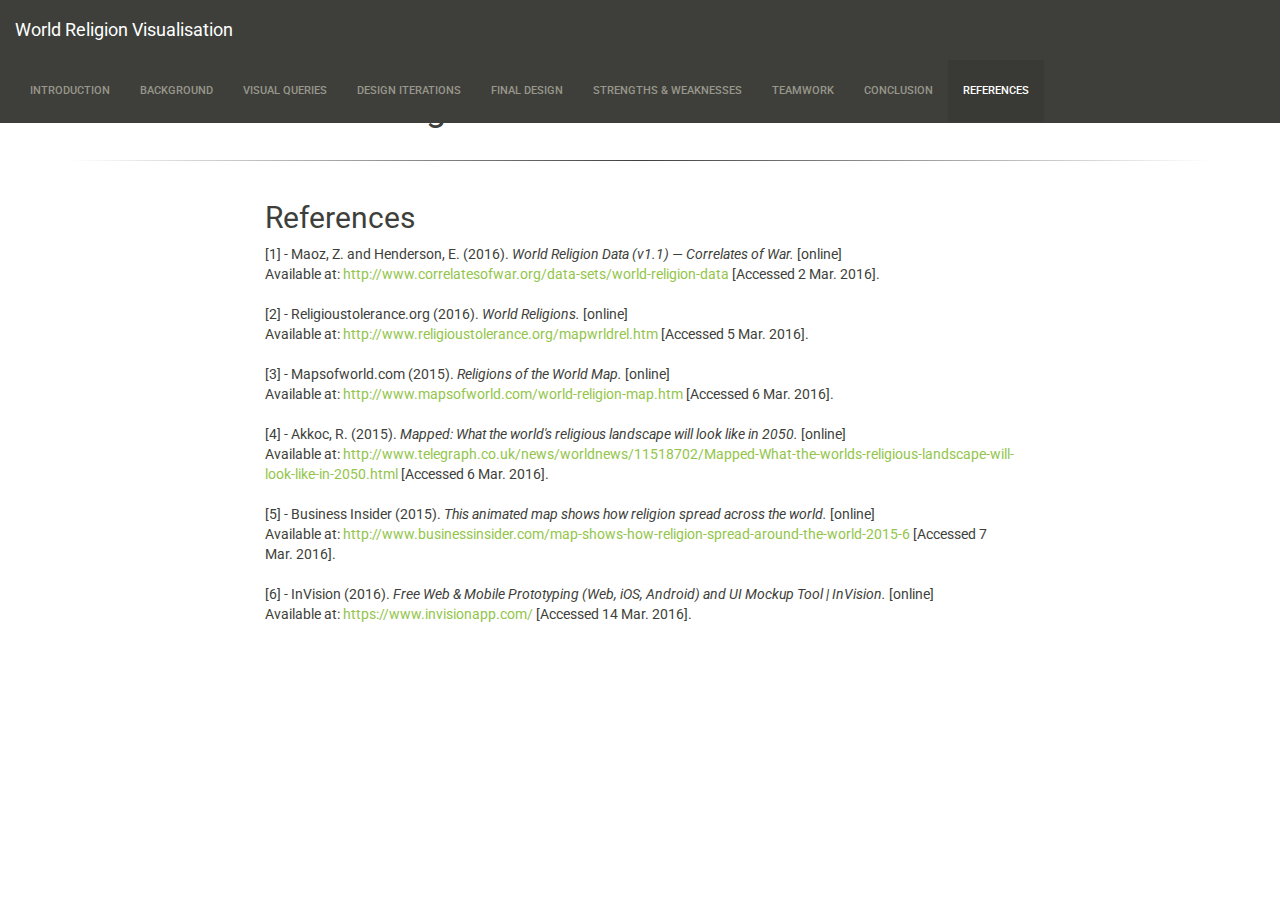
<file: references.html>
<!DOCTYPE html>
<html lang="en">
  <head>
    <meta charset="utf-8">
    <meta http-equiv="X-UA-Compatible" content="IE=edge">
    <meta name="viewport" content="width=device-width, initial-scale=1">
    <!-- The above 3 meta tags *must* come first in the head; any other head content must come *after* these tags -->
    <title>World Religion Visualisation</title>

    <!-- Bootstrap -->
    <link href="css/bootstrap.min.css" rel="stylesheet">
    <link href="css/custom.css" rel="stylesheet">

    <!-- HTML5 shim and Respond.js for IE8 support of HTML5 elements and media queries -->
    <!-- WARNING: Respond.js doesn't work if you view the page via file:// -->
    <!--[if lt IE 9]>
      <script src="https://oss.maxcdn.com/html5shiv/3.7.2/html5shiv.min.js"></script>
      <script src="https://oss.maxcdn.com/respond/1.4.2/respond.min.js"></script>
    <![endif]-->
  </head>
  <body>
    <nav class="navbar navbar-default navbar-fixed-top">
      <div class="container-fluid">
        <div class="navbar-header">
          <button type="button" class="navbar-toggle collapsed" data-toggle="collapse" data-target="#bs-example-navbar-collapse-1">
            <span class="icon-bar"></span>
            <span class="icon-bar"></span>
            <span class="icon-bar"></span>
          </button>
          <a class="navbar-brand" href="#">World Religion Visualisation</a>
        </div>

        <div class="collapse navbar-collapse" id="bs-example-navbar-collapse-1">
          <ul class="nav navbar-nav">
            <li><a href="index.html">Introduction</a></li>
            <li><a href="background.html">Background</a></li>
            <li><a href="visual_queries.html">Visual Queries</a></li>
            <li><a href="design_iteration.html">Design Iterations</a></li>
            <li><a href="final_design.html">Final Design</a></li>
            <li><a href="strengths_and_weaknesses.html">Strengths &amp; Weaknesses</a></li>
            <li><a href="teamwork.html">Teamwork</a></li>
            <li><a href="conclusion.html">Conclusion</a></li>
            <li class="active"><a href="#">References</a></li>
          </ul>
        </div>
      </div>
    </nav>



    <div class="container">
      <div class="row">
        <div class="col-lg-8 centred">
          <h1>World Religion Visualisation</h1>
        </div>
      </div>

      <hr class="tophr"/>
      <div class="row">
        <div class="col-lg-8 centred">
          <h2 id="References">References</h2>

          <p>
            [1] - Maoz, Z. and Henderson, E. (2016). <i>World Religion Data (v1.1) — Correlates of War.</i> [online]<br/>
            Available at: <a href="http://www.correlatesofwar.org/data-sets/world-religion-data">http://www.correlatesofwar.org/data-sets/world-religion-data</a> [Accessed 2 Mar. 2016].
            <br/><br/>
            [2] - Religioustolerance.org (2016). <i>World Religions.</i> [online]<br/>
            Available at: <a href="http://www.religioustolerance.org/mapwrldrel.htm">http://www.religioustolerance.org/mapwrldrel.htm</a> [Accessed 5 Mar. 2016].
            <br/><br/>
            [3] - Mapsofworld.com (2015). <i>Religions of the World Map.</i> [online]<br/>
            Available at: <a href="http://www.mapsofworld.com/world-religion-map.htm">http://www.mapsofworld.com/world-religion-map.htm</a> [Accessed 6 Mar. 2016].
            <br/><br/>
            [4] - Akkoc, R. (2015). <i>Mapped: What the world's religious landscape will look like in 2050.</i> [online]<br/>
            Available at: <a href="http://www.telegraph.co.uk/news/worldnews/11518702/Mapped-What-the-worlds-religious-landscape-will-look-like-in-2050.html">http://www.telegraph.co.uk/news/worldnews/11518702/Mapped-What-the-worlds-religious-landscape-will-look-like-in-2050.html</a> [Accessed 6 Mar. 2016].
            <br/><br/>
            [5] - Business Insider (2015). <i>This animated map shows how religion spread across the world.</i> [online]<br/>
            Available at: <a href="http://www.businessinsider.com/map-shows-how-religion-spread-around-the-world-2015-6">http://www.businessinsider.com/map-shows-how-religion-spread-around-the-world-2015-6</a> [Accessed 7 Mar. 2016].
            <br/><br/>
            [6] - InVision (2016). <i>Free Web &amp; Mobile Prototyping (Web, iOS, Android) and UI Mockup Tool | InVision.</i> [online]<br/>
            Available at: <a href="https://www.invisionapp.com/">https://www.invisionapp.com/</a> [Accessed 14 Mar. 2016].
          </p>
        </div>
      </div>

      <!-- Image element -->
      <!-- <div class="thumbnail">
        <img src="img/oldline.jpg" alt="img/oldline.jpg"><br/><br/>
      </div> -->

    <!-- jQuery (necessary for Bootstrap's JavaScript plugins) -->
    <script src="js/jquery.min.js"></script>
    <!-- Include all compiled plugins (below), or include individual files as needed -->
    <script src="js/bootstrap.min.js"></script>
  </body>
</html>
</file>
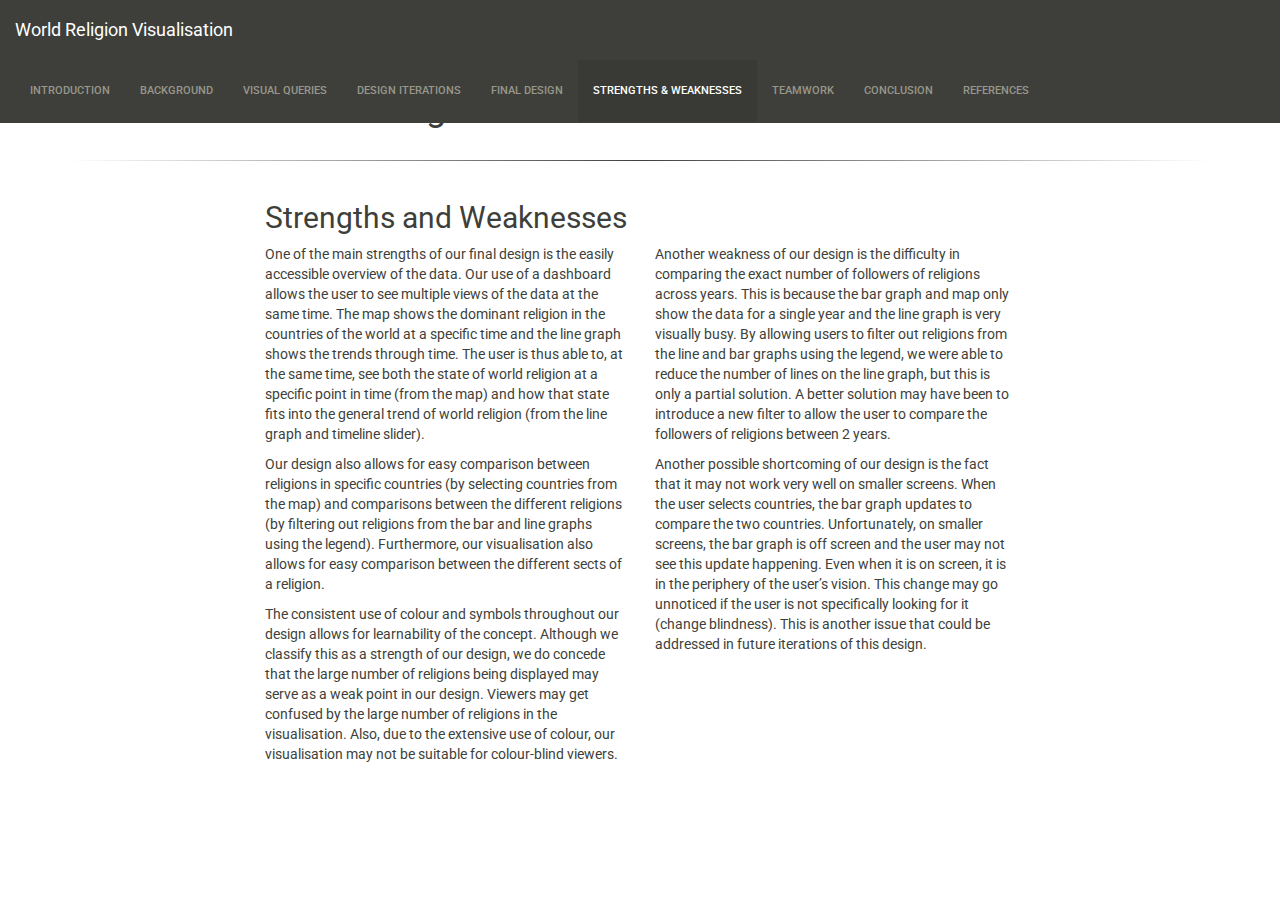
<file: strengths_and_weaknesses.html>
<!DOCTYPE html>
<html lang="en">
  <head>
    <meta charset="utf-8">
    <meta http-equiv="X-UA-Compatible" content="IE=edge">
    <meta name="viewport" content="width=device-width, initial-scale=1">
    <!-- The above 3 meta tags *must* come first in the head; any other head content must come *after* these tags -->
    <title>World Religion Visualisation</title>

    <!-- Bootstrap -->
    <link href="css/bootstrap.min.css" rel="stylesheet">
    <link href="css/custom.css" rel="stylesheet">

    <!-- HTML5 shim and Respond.js for IE8 support of HTML5 elements and media queries -->
    <!-- WARNING: Respond.js doesn't work if you view the page via file:// -->
    <!--[if lt IE 9]>
      <script src="https://oss.maxcdn.com/html5shiv/3.7.2/html5shiv.min.js"></script>
      <script src="https://oss.maxcdn.com/respond/1.4.2/respond.min.js"></script>
    <![endif]-->
  </head>
  <body>
    <nav class="navbar navbar-default navbar-fixed-top">
      <div class="container-fluid">
        <div class="navbar-header">
          <button type="button" class="navbar-toggle collapsed" data-toggle="collapse" data-target="#bs-example-navbar-collapse-1">
            <span class="icon-bar"></span>
            <span class="icon-bar"></span>
            <span class="icon-bar"></span>
          </button>
          <a class="navbar-brand" href="#">World Religion Visualisation</a>
        </div>

        <div class="collapse navbar-collapse" id="bs-example-navbar-collapse-1">
          <ul class="nav navbar-nav">
            <li><a href="index.html">Introduction</a></li>
            <li><a href="background.html">Background</a></li>
            <li><a href="visual_queries.html">Visual Queries</a></li>
            <li><a href="design_iteration.html">Design Iterations</a></li>
            <li><a href="final_design.html">Final Design</a></li>
            <li class="active"><a href="#">Strengths &amp; Weaknesses</a></li>
            <li><a href="teamwork.html">Teamwork</a></li>
            <li><a href="conclusion.html">Conclusion</a></li>
            <li><a href="references.html">References</a></li>
          </ul>
        </div>
      </div>
    </nav>



    <div class="container">
      <div class="row">
        <div class="col-lg-8 centred">
          <h1>World Religion Visualisation</h1>
        </div>
      </div>

      <hr class="tophr"/>
      <div class="row">
        <div class="col-lg-8 centred">
          <h2 id="Strengths_and_Weaknesses">Strengths and Weaknesses</h2>
        </div>
      </div>
      <div class="row">
        <div class="col-lg-offset-2 col-lg-4">
          <p>
            One of the main strengths of our final design is the easily accessible overview of the data. Our use of a dashboard allows the user to see multiple views of the data at the same time. The map shows the dominant religion in the countries of the world at a specific time and the line graph shows the trends through time. The user is thus able to, at the same time, see both the state of world religion at a specific point in time (from the map) and how that state fits into the general trend of world religion (from the line graph and timeline slider).
          </p>
          <p>
            Our design also allows for easy comparison between religions in specific countries (by selecting countries from the map) and comparisons between the different religions (by filtering out religions from the bar and line graphs using the legend). Furthermore, our visualisation also allows for easy comparison between the different sects of a religion.
          </p>
          <p>
            The consistent use of colour and symbols throughout our design allows for learnability of the concept. Although we classify this as a strength of our design, we do concede that the large number of religions being displayed may serve as a weak point in our design. Viewers may get confused by the large number of religions in the visualisation. Also, due to the extensive use of colour, our visualisation may not be suitable for colour-blind viewers.
          </p>
        </div>
        <div class="col-lg-4">
          <p>
            Another weakness of our design is the difficulty in comparing the exact number of followers of religions across years. This is because the bar graph and map only show the data for a single year and the line graph is very visually busy. By allowing users to filter out religions from the line and bar graphs using the legend, we were able to reduce the number of lines on the line graph, but this is only a partial solution. A better solution may have been to introduce a new filter to allow the user to compare the followers of religions between 2 years.
          </p>
          <p>
            Another possible shortcoming of our design is the fact that it may not work very well on smaller screens. When the user selects countries, the bar graph updates to compare the two countries. Unfortunately, on smaller screens, the bar graph is off screen and the user may not see this update happening. Even when it is on screen, it is in the periphery of the user’s vision. This change may go unnoticed if the user is not specifically looking for it (change blindness). This is another issue that could be addressed in future iterations of this design.
          </p>
        </div>
      </div>

      <!-- Image element -->
      <!-- <div class="thumbnail">
        <img src="img/oldline.jpg" alt="img/oldline.jpg"><br/><br/>
      </div> -->

    <!-- jQuery (necessary for Bootstrap's JavaScript plugins) -->
    <script src="js/jquery.min.js"></script>
    <!-- Include all compiled plugins (below), or include individual files as needed -->
    <script src="js/bootstrap.min.js"></script>
  </body>
</html>
</file>
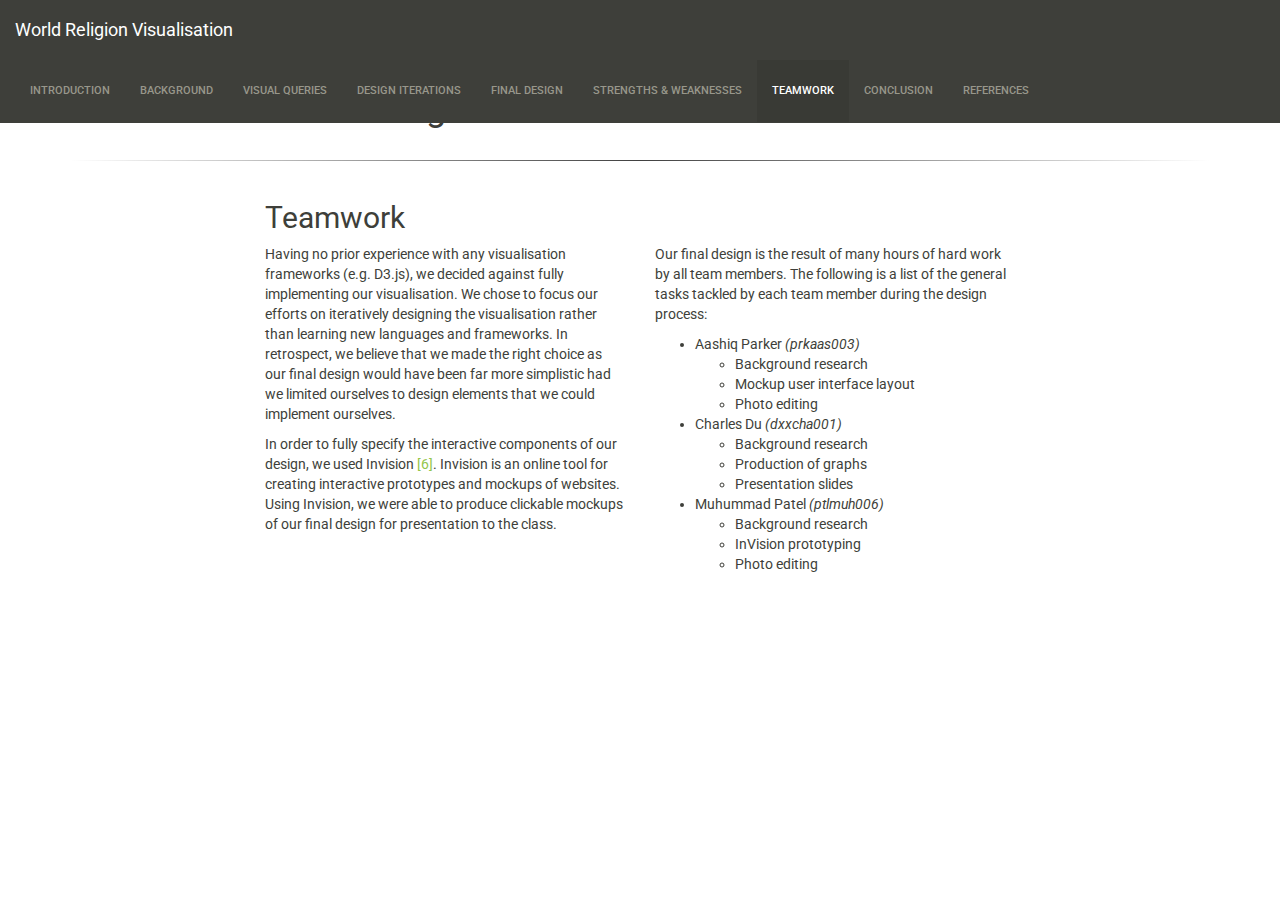
<file: teamwork.html>
<!DOCTYPE html>
<html lang="en">
  <head>
    <meta charset="utf-8">
    <meta http-equiv="X-UA-Compatible" content="IE=edge">
    <meta name="viewport" content="width=device-width, initial-scale=1">
    <!-- The above 3 meta tags *must* come first in the head; any other head content must come *after* these tags -->
    <title>World Religion Visualisation</title>

    <!-- Bootstrap -->
    <link href="css/bootstrap.min.css" rel="stylesheet">
    <link href="css/custom.css" rel="stylesheet">

    <!-- HTML5 shim and Respond.js for IE8 support of HTML5 elements and media queries -->
    <!-- WARNING: Respond.js doesn't work if you view the page via file:// -->
    <!--[if lt IE 9]>
      <script src="https://oss.maxcdn.com/html5shiv/3.7.2/html5shiv.min.js"></script>
      <script src="https://oss.maxcdn.com/respond/1.4.2/respond.min.js"></script>
    <![endif]-->
  </head>
  <body>
    <nav class="navbar navbar-default navbar-fixed-top">
      <div class="container-fluid">
        <div class="navbar-header">
          <button type="button" class="navbar-toggle collapsed" data-toggle="collapse" data-target="#bs-example-navbar-collapse-1">
            <span class="icon-bar"></span>
            <span class="icon-bar"></span>
            <span class="icon-bar"></span>
          </button>
          <a class="navbar-brand" href="#">World Religion Visualisation</a>
        </div>

        <div class="collapse navbar-collapse" id="bs-example-navbar-collapse-1">
          <ul class="nav navbar-nav">
            <li><a href="index.html">Introduction</a></li>
            <li><a href="background.html">Background</a></li>
            <li><a href="visual_queries.html">Visual Queries</a></li>
            <li><a href="design_iteration.html">Design Iterations</a></li>
            <li><a href="final_design.html">Final Design</a></li>
            <li><a href="strengths_and_weaknesses.html">Strengths &amp; Weaknesses</a></li>
            <li class="active"><a href="#">Teamwork</a></li>
            <li><a href="conclusion.html">Conclusion</a></li>
            <li><a href="references.html">References</a></li>
          </ul>
        </div>
      </div>
    </nav>



    <div class="container">
      <div class="row">
        <div class="col-lg-8 centred">
          <h1>World Religion Visualisation</h1>
        </div>
      </div>

      <hr class="tophr"/>
      <div class="row">
        <div class="col-lg-8 centred">
          <h2 id="Teamwork">Teamwork</h2>
        </div>
      </div>
      <div class="row">
        <div class="col-lg-offset-2 col-lg-4">
          <p>
            Having no prior experience with any visualisation frameworks (e.g. D3.js), we decided against fully implementing our visualisation. We chose to focus our efforts on iteratively designing the visualisation rather than learning new languages and frameworks. In retrospect, we believe that we made the right choice as our final design would have been far more simplistic had we limited ourselves to design elements that we could implement ourselves.
          </p>
          <p>
            In order to fully specify the interactive components of our design, we used Invision <a href="references.html">[6]</a>. Invision is an online tool for creating interactive prototypes and mockups of websites. Using Invision, we were able to produce clickable mockups of our final design for presentation to the class.
          </p>
        </div>
        <div class="col-lg-4">
          <p>
            Our final design is the result of many hours of hard work by all team members. The following is a list of the general tasks tackled by each team member during the design process:
            <ul>
              <li>
                Aashiq Parker <i>(prkaas003)</i>
                <ul>
                  <li>Background research</li>
                  <li>Mockup user interface layout</li>
                  <li>Photo editing</li>
                </ul>
              </li>
              <li>
                Charles Du <i>(dxxcha001)</i>
                <ul>
                  <li>Background research</li>
                  <li>Production of graphs</li>
                  <li>Presentation slides</li>
                </ul>
              </li>
              <li>
                Muhummad Patel <i>(ptlmuh006)</i>
                <ul>
                  <li>Background research</li>
                  <li>InVision prototyping</li>
                  <li>Photo editing</li>
                <ul>
              </li>
            </ul>
          </p>
        </div>
      </div>

      <!-- Image element -->
      <!-- <div class="thumbnail">
        <img src="img/oldline.jpg" alt="img/oldline.jpg"><br/><br/>
      </div> -->

    <!-- jQuery (necessary for Bootstrap's JavaScript plugins) -->
    <script src="js/jquery.min.js"></script>
    <!-- Include all compiled plugins (below), or include individual files as needed -->
    <script src="js/bootstrap.min.js"></script>
  </body>
</html>
</file>
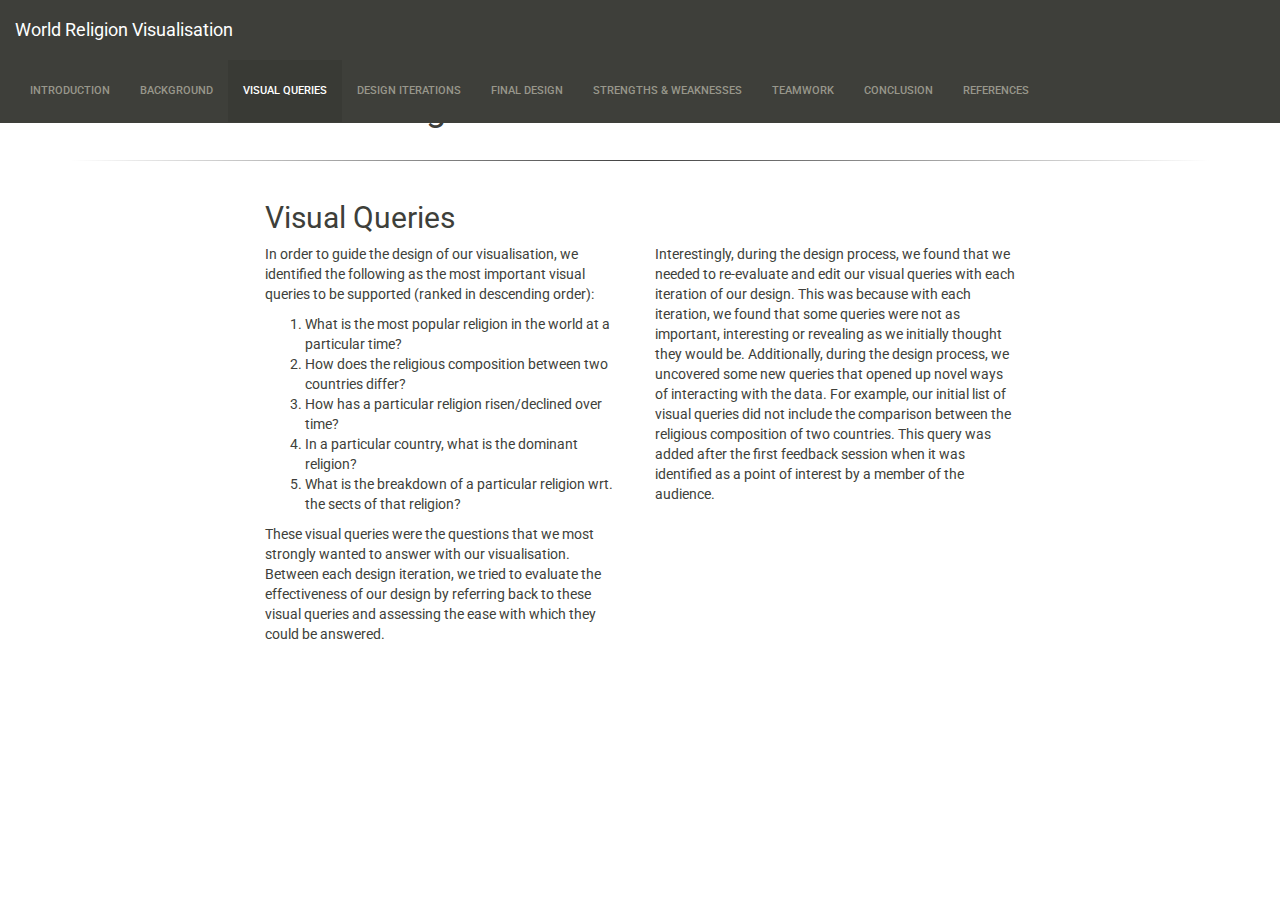
<file: visual_queries.html>
<!DOCTYPE html>
<html lang="en">
  <head>
    <meta charset="utf-8">
    <meta http-equiv="X-UA-Compatible" content="IE=edge">
    <meta name="viewport" content="width=device-width, initial-scale=1">
    <!-- The above 3 meta tags *must* come first in the head; any other head content must come *after* these tags -->
    <title>World Religion Visualisation</title>

    <!-- Bootstrap -->
    <link href="css/bootstrap.min.css" rel="stylesheet">
    <link href="css/custom.css" rel="stylesheet">

    <!-- HTML5 shim and Respond.js for IE8 support of HTML5 elements and media queries -->
    <!-- WARNING: Respond.js doesn't work if you view the page via file:// -->
    <!--[if lt IE 9]>
      <script src="https://oss.maxcdn.com/html5shiv/3.7.2/html5shiv.min.js"></script>
      <script src="https://oss.maxcdn.com/respond/1.4.2/respond.min.js"></script>
    <![endif]-->
  </head>
  <body>
    <nav class="navbar navbar-default navbar-fixed-top">
      <div class="container-fluid">
        <div class="navbar-header">
          <button type="button" class="navbar-toggle collapsed" data-toggle="collapse" data-target="#bs-example-navbar-collapse-1">
            <span class="icon-bar"></span>
            <span class="icon-bar"></span>
            <span class="icon-bar"></span>
          </button>
          <a class="navbar-brand" href="#">World Religion Visualisation</a>
        </div>

        <div class="collapse navbar-collapse" id="bs-example-navbar-collapse-1">
          <ul class="nav navbar-nav">
            <li><a href="index.html">Introduction</a></li>
            <li><a href="background.html">Background</a></li>
            <li class="active"><a href="#">Visual Queries</a></li>
            <li><a href="design_iteration.html">Design Iterations</a></li>
            <li><a href="final_design.html">Final Design</a></li>
            <li><a href="strengths_and_weaknesses.html">Strengths &amp; Weaknesses</a></li>
            <li><a href="teamwork.html">Teamwork</a></li>
            <li><a href="conclusion.html">Conclusion</a></li>
            <li><a href="references.html">References</a></li>
          </ul>
        </div>
      </div>
    </nav>



    <div class="container">
      <div class="row">
        <div class="col-lg-8 centred">
          <h1>World Religion Visualisation</h1>
        </div>
      </div>

      <hr class="tophr"/>
      <div class="row">
        <div class="col-lg-8 centred">
          <h2 id="Visual_Queries">Visual Queries</h2>
        </div>
      </div>
      <div class="row">
        <div class="col-lg-offset-2 col-lg-4">
          <p>
            In order to guide the design of our visualisation, we identified the following as the most important visual queries to be supported (ranked in descending order):
            <ol>
              <li>What is the most popular religion in the world at a particular time?</li>
              <li>How does the religious composition between two countries differ?</li>
              <li>How has a particular religion risen/declined over time?</li>
              <li>In a particular country, what is the dominant religion? </li>
              <li>What is the breakdown of a particular religion wrt. the sects of that religion?</li>
            </ol>
          </p>
          <p>
            These visual queries were the questions that we most strongly wanted to answer with our visualisation. Between each design iteration, we tried to evaluate the effectiveness of our design by referring back to these visual queries and assessing the ease with which they could be answered.
          </p>
        </div>
        <div class="col-lg-4">
          <p>
            Interestingly, during the design process, we found that we needed to re-evaluate and edit our visual queries with each iteration of our design. This was because with each iteration, we found that some queries were not as important, interesting or revealing as we initially thought they would be. Additionally, during the design process, we uncovered some new queries that opened up novel ways of interacting with the data. For example, our initial list of visual queries did not include the comparison between the religious composition of two countries. This query was added after the first feedback session when it was identified as a point of interest by a member of the audience.
          </p>
        </div>
      </div>

      <!-- Image element -->
      <!-- <div class="thumbnail">
        <img src="img/oldline.jpg" alt="img/oldline.jpg"><br/><br/>
      </div> -->

    <!-- jQuery (necessary for Bootstrap's JavaScript plugins) -->
    <script src="js/jquery.min.js"></script>
    <!-- Include all compiled plugins (below), or include individual files as needed -->
    <script src="js/bootstrap.min.js"></script>
  </body>
</html>
</file>
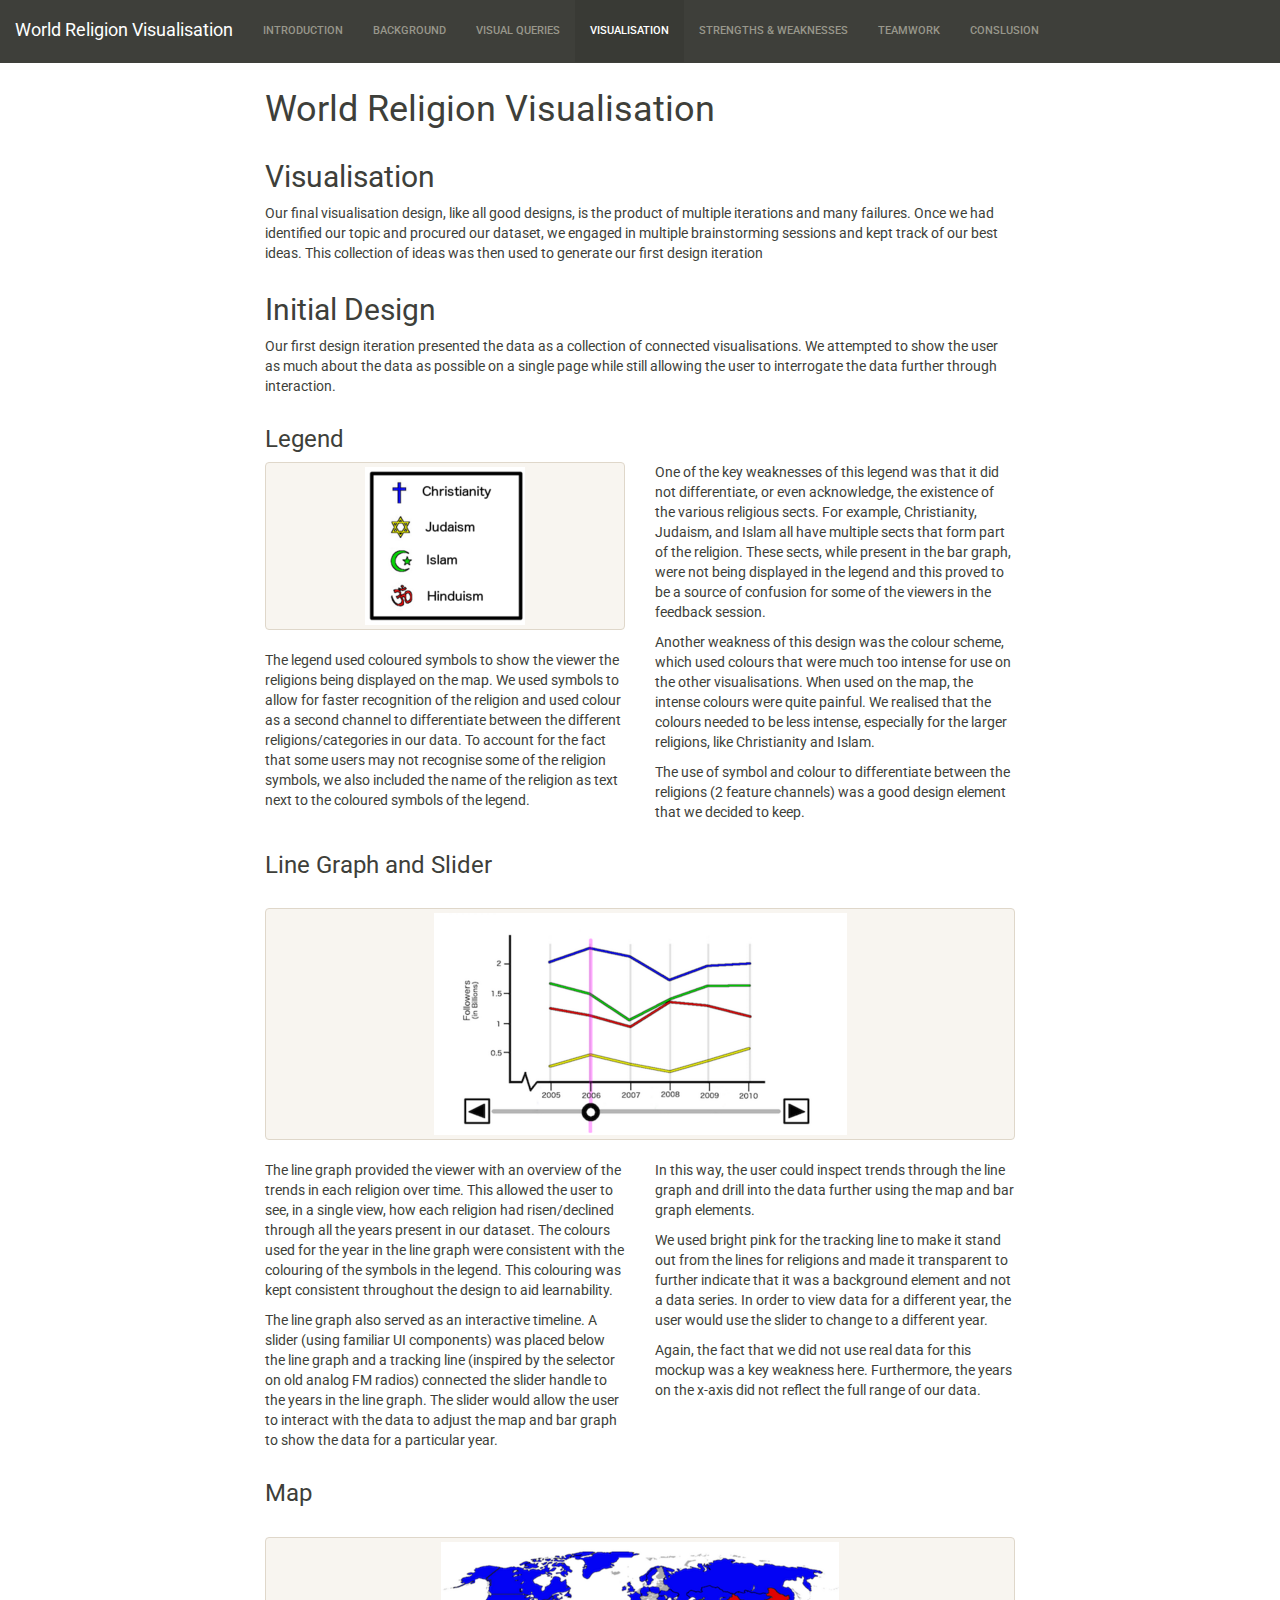
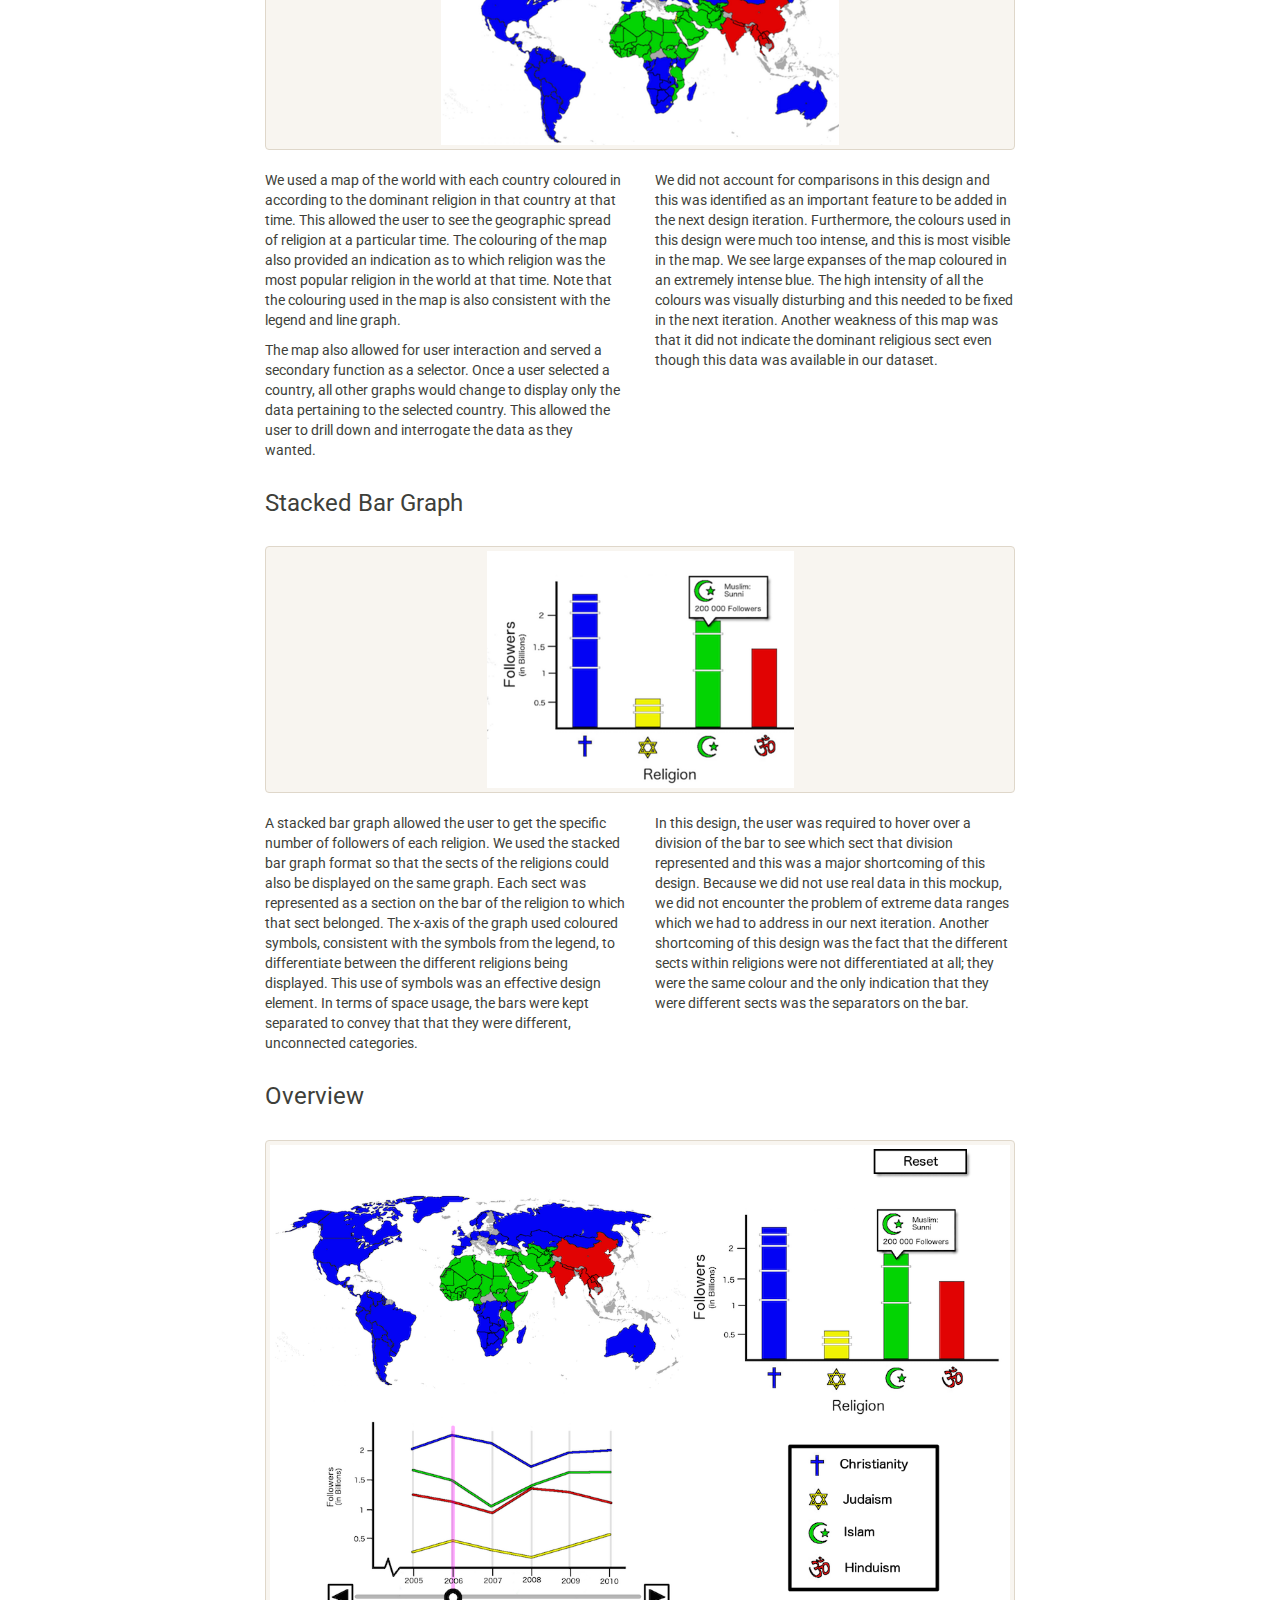
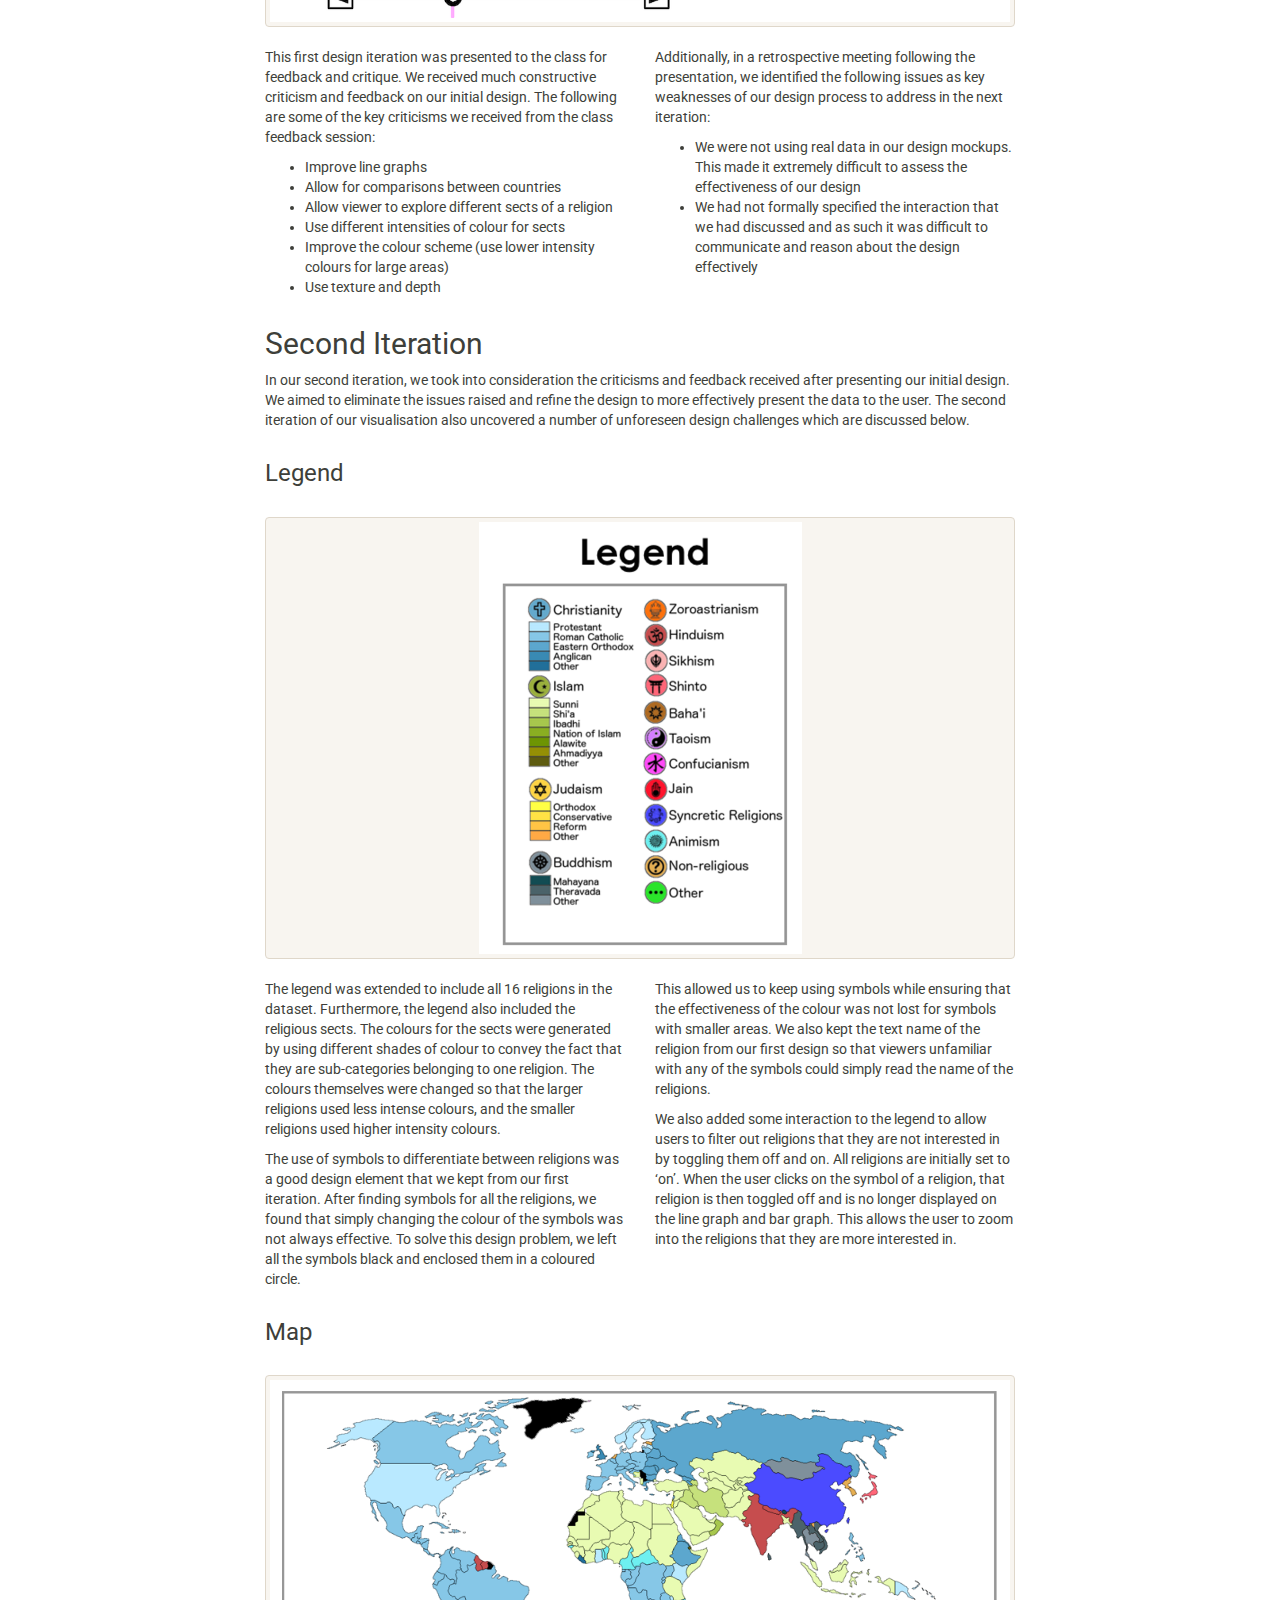
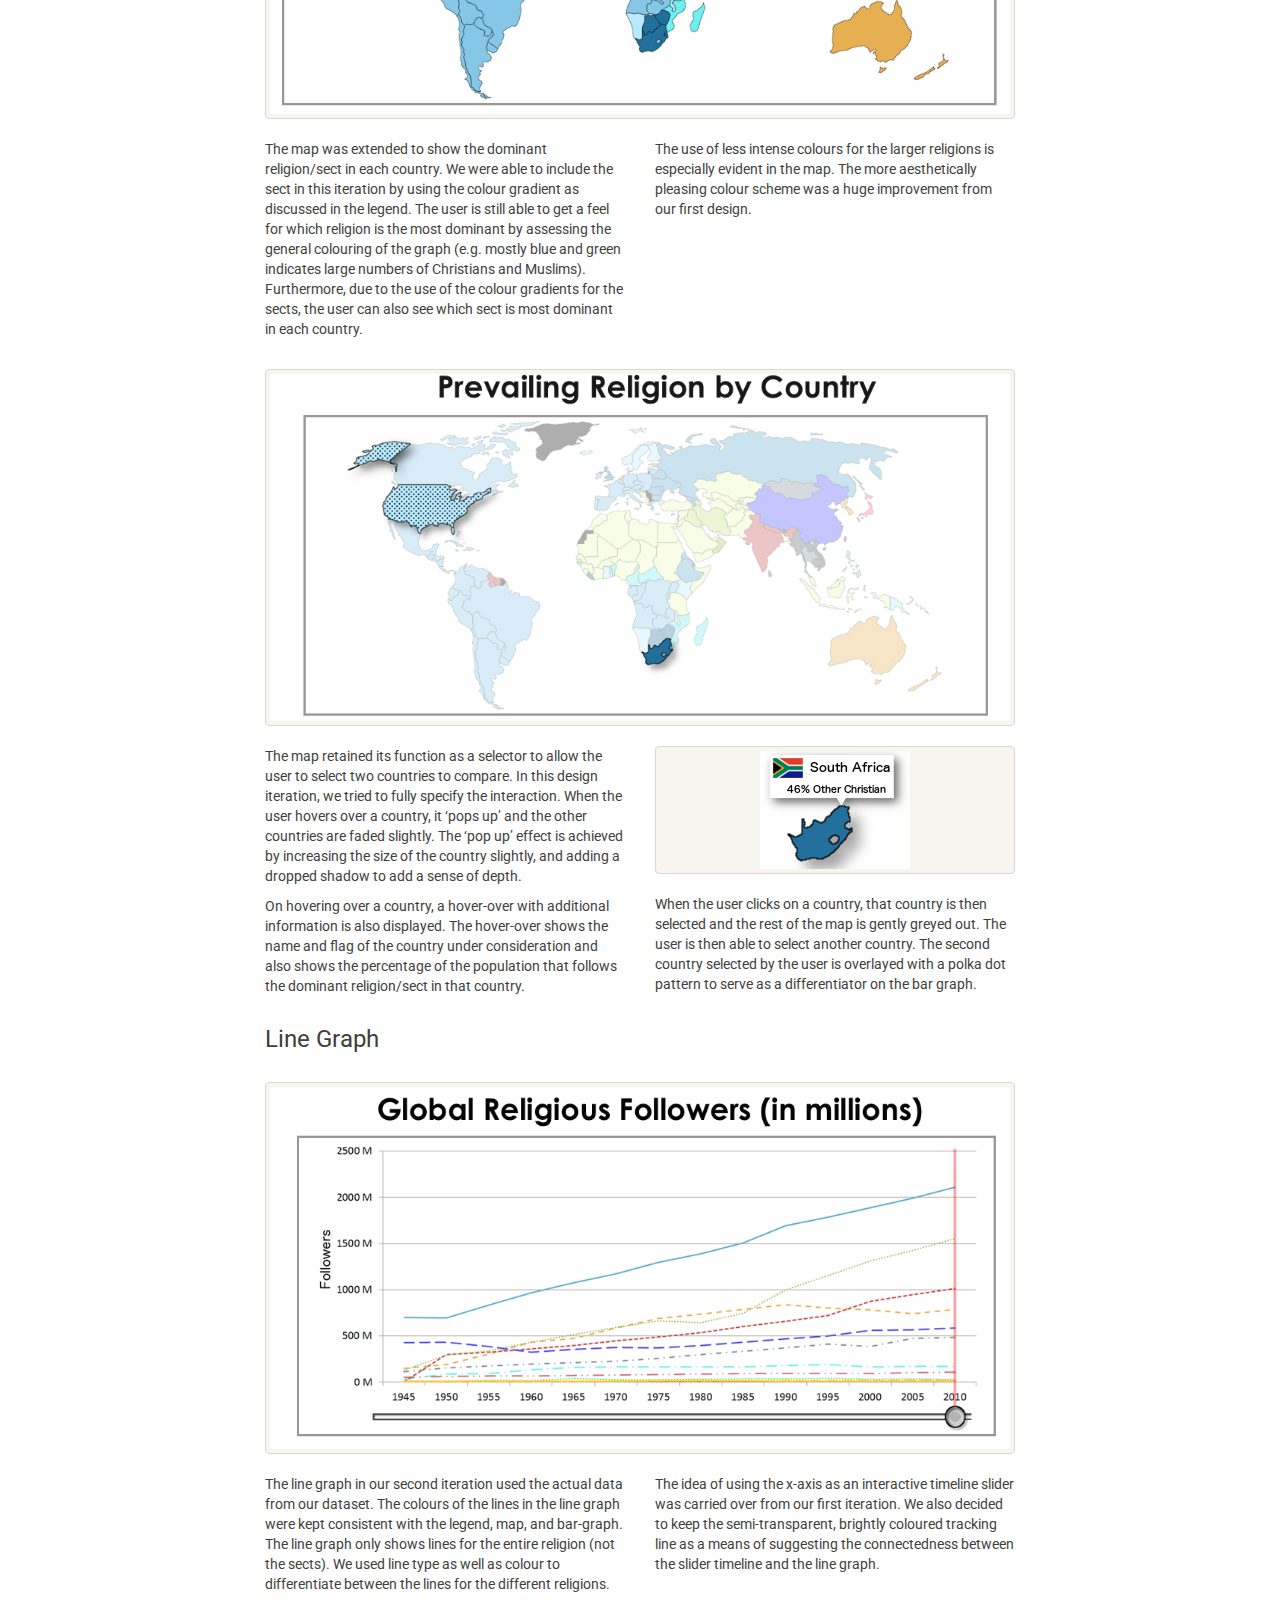
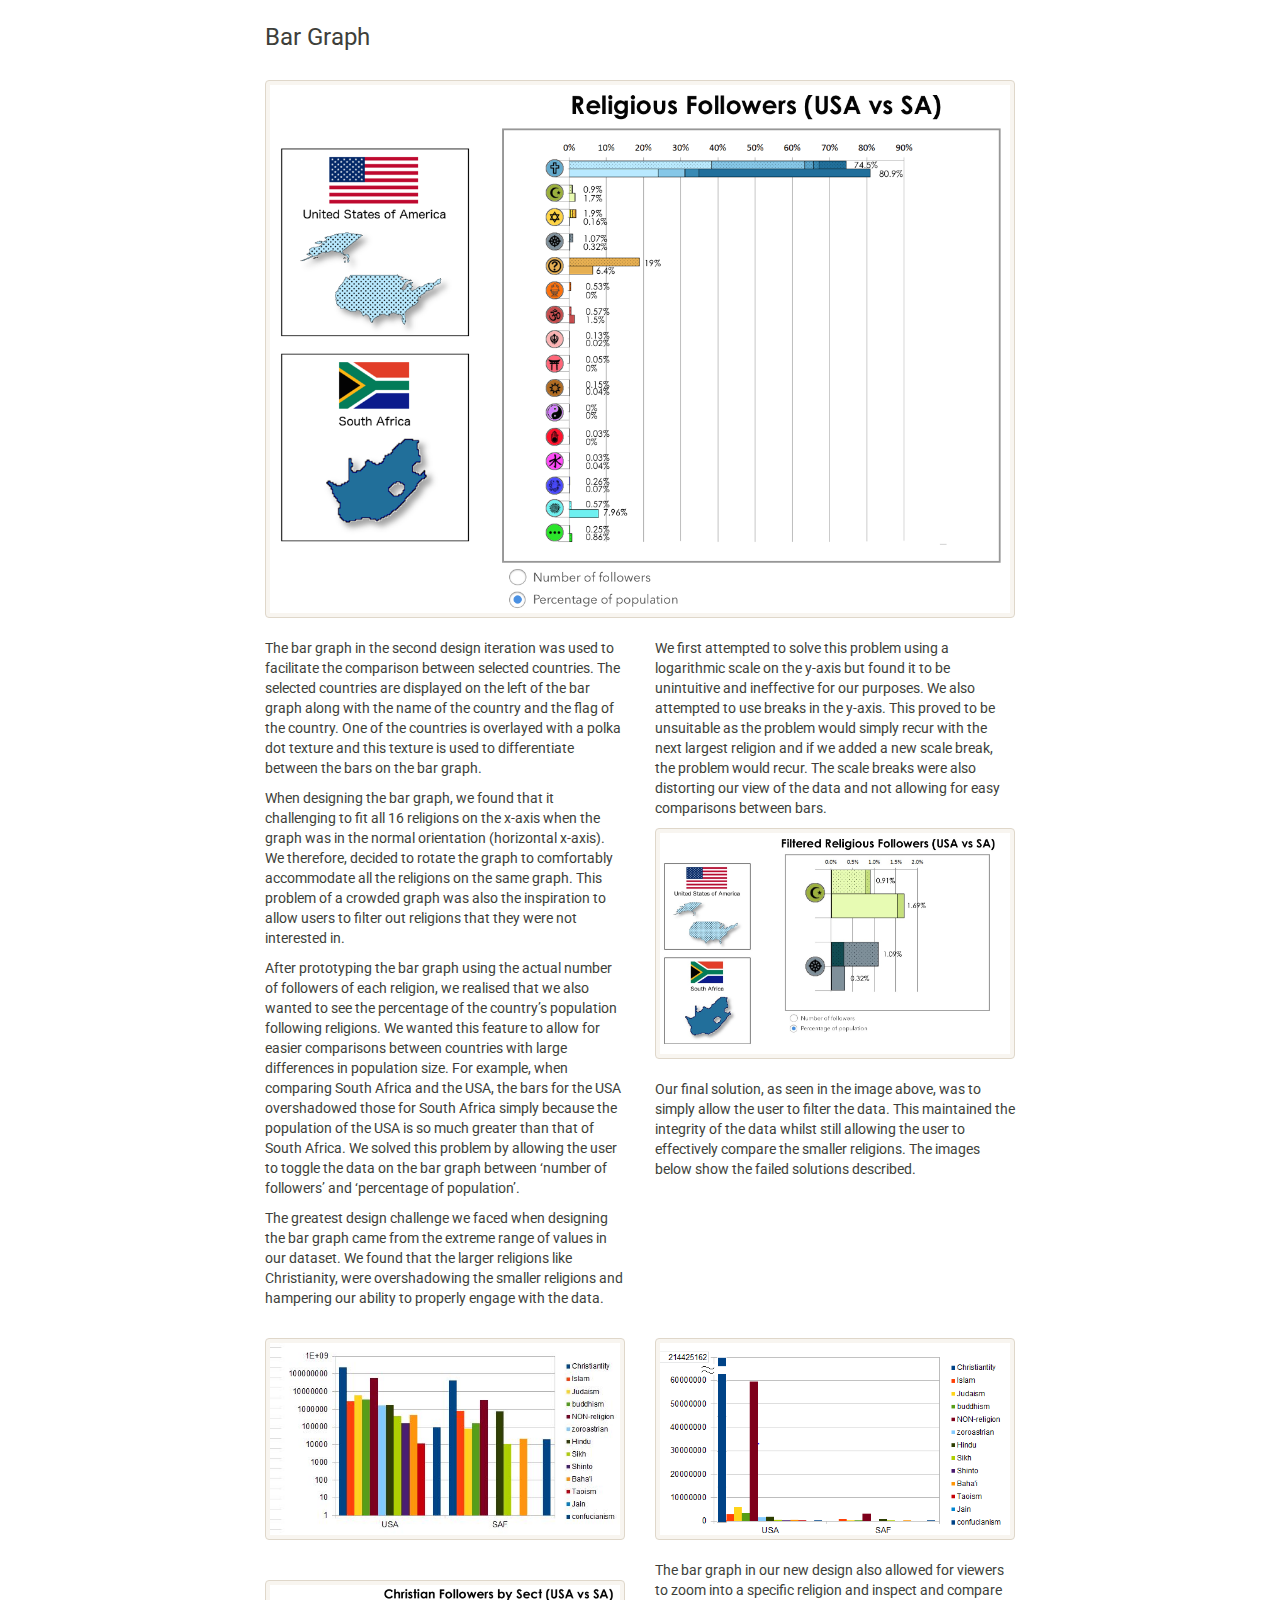
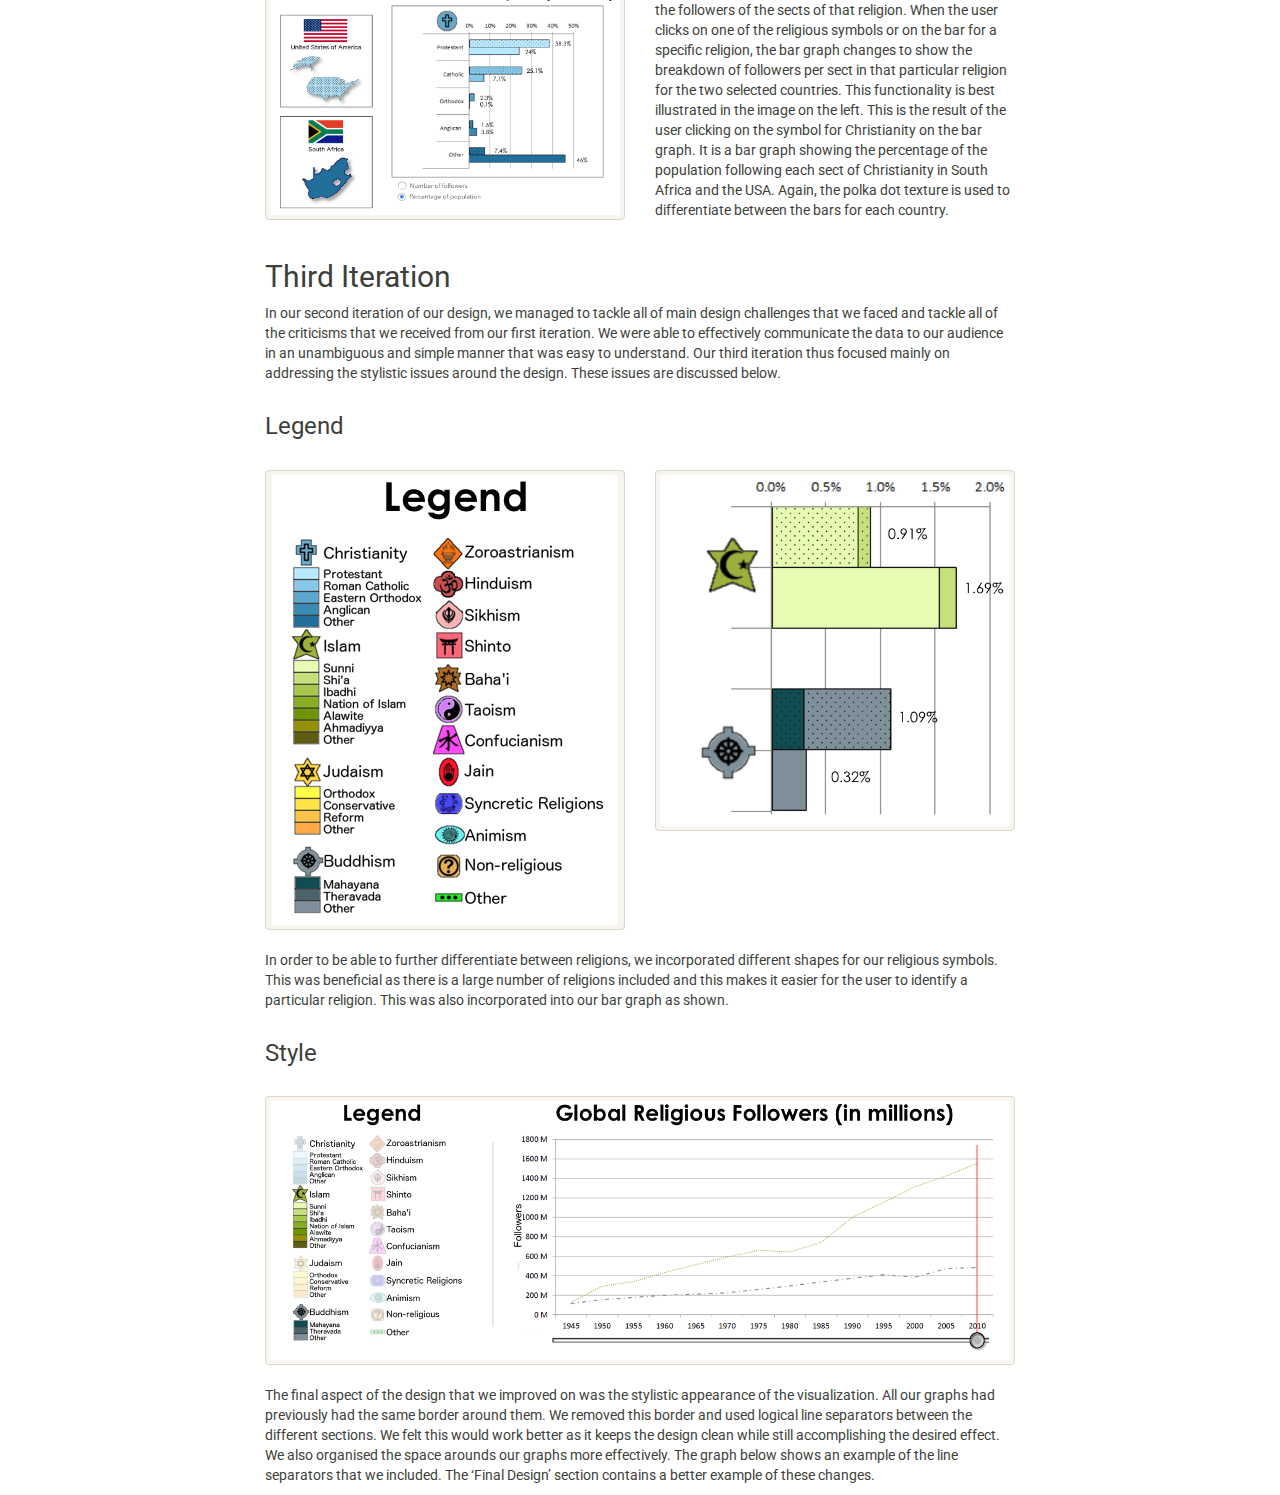
<file: visualisation.html>
<!DOCTYPE html>
<html lang="en">
  <head>
    <meta charset="utf-8">
    <meta http-equiv="X-UA-Compatible" content="IE=edge">
    <meta name="viewport" content="width=device-width, initial-scale=1">
    <!-- The above 3 meta tags *must* come first in the head; any other head content must come *after* these tags -->
    <title>World Religion Visualisation</title>

    <!-- Bootstrap -->
    <link href="css/bootstrap.min.css" rel="stylesheet">
    <link href="css/custom.css" rel="stylesheet">

    <!-- HTML5 shim and Respond.js for IE8 support of HTML5 elements and media queries -->
    <!-- WARNING: Respond.js doesn't work if you view the page via file:// -->
    <!--[if lt IE 9]>
      <script src="https://oss.maxcdn.com/html5shiv/3.7.2/html5shiv.min.js"></script>
      <script src="https://oss.maxcdn.com/respond/1.4.2/respond.min.js"></script>
    <![endif]-->
  </head>
  <body>
    <nav class="navbar navbar-default navbar-fixed-top">
      <div class="container-fluid">
        <div class="navbar-header">
          <button type="button" class="navbar-toggle collapsed" data-toggle="collapse" data-target="#bs-example-navbar-collapse-1">
            <span class="icon-bar"></span>
            <span class="icon-bar"></span>
            <span class="icon-bar"></span>
          </button>
          <a class="navbar-brand" href="#">World Religion Visualisation</a>
        </div>

        <div class="collapse navbar-collapse" id="bs-example-navbar-collapse-1">
          <ul class="nav navbar-nav">
            <li><a href="index.html">Introduction</a></li>
            <li><a href="background.html">Background</a></li>
            <li><a href="visual_queries.html">Visual Queries</a></li>
            <li class="active"><a href="#">Visualisation</a></li>
            <li><a href="strengths_and_weaknesses.html">Strengths &amp; Weaknesses</a></li>
            <li><a href="teamwork.html">Teamwork</a></li>
            <li><a href="conclusion.html">Conslusion</a></li>
          </ul>
        </div>
      </div>
    </nav>



    <div class="container">
      <div class="row">
        <div class="col-lg-8 centred">
          <h1>World Religion Visualisation</h1>
        </div>
      </div>

      <div class="row">
        <div class="col-lg-8 centred">
          <h2 id="Visualisation">Visualisation</h2>
          <p>
            Our final visualisation design, like all good designs, is the product of multiple iterations and many failures. Once we had identified our topic and procured our dataset, we engaged in multiple brainstorming sessions and kept track of our best ideas. This collection of ideas was then used to generate our first design iteration
          </p>
        </div>
      </div>

      <div class="row">
        <div class="col-lg-8 centred">
          <h2 id="Initial_Design">Initial Design</h2>
          <p>
            Our first design iteration presented the data as a collection of connected visualisations. We attempted to show the user as much about the data as possible on a single page while still allowing the user to interrogate the data further through interaction.
          </p>
        </div>
      </div>
      <div class="row">
        <div class="col-lg-8 centred">
          <h3 id="Legend">Legend</h3>
        </div>
      </div>
      <div class="row">
        <div class="col-lg-offset-2 col-lg-4">
          <div class="thumbnail">
            <img src="img/1_legend.png" alt="img/1_legend.png">
          </div>
          <p>
            The legend used coloured symbols to show the viewer the religions being displayed on the map. We used symbols to allow for faster recognition of the religion and used colour as a second channel to differentiate between the different religions/categories in our data. To account for the fact that some users may not recognise some of the religion symbols, we also included the name of the religion as text next to the coloured symbols of the legend.
          </p>
        </div>
        <div class="col-lg-4">
          <p>
            One of the key weaknesses of this legend was that it did not differentiate, or even acknowledge, the existence of the various religious sects. For example, Christianity, Judaism, and Islam all have multiple sects that form part of the religion. These sects, while present in the bar graph, were not being displayed in the legend and this proved to be a source of confusion for some of the viewers in the feedback session.
          </p>
          <p>
            Another weakness of this design was the colour scheme, which used colours that were much too intense for use on the other visualisations. When used on the map, the intense colours were quite painful. We realised that the colours needed to be less intense, especially for the larger religions, like Christianity and Islam.
          </p>
          <p>
            The use of symbol and colour to differentiate between the religions (2 feature channels) was a good design element that we decided to keep.
          </p>
        </div>
      </div>
      <div class="row">
        <div class="col-lg-8 centred">
          <h3 id="Line_Graph_and_Slider">Line Graph and Slider</h3>
        </div>
      </div>
      <div class="row">
        <div class="col-lg-8 centred">
          <br/>
          <div class="thumbnail">
            <img src="img/1_line.png" alt="img/1_line.png">
          </div>
        </div>
      </div>
      <div class="row">
        <div class="col-lg-offset-2 col-lg-4">
          <p>
            The line graph provided the viewer with an overview of the trends in each religion over time. This allowed the user to see, in a single view, how each religion had risen/declined through all the years present in our dataset. The colours used for the year in the line graph were consistent with the colouring of the symbols in the legend. This colouring was kept consistent throughout the design to aid learnability.
          </p>
          <p>
            The line graph also served as an interactive timeline. A slider (using familiar UI components) was placed below the line graph and a tracking line (inspired by the selector on old analog FM radios) connected the slider handle to the years in the line graph. The slider would allow the user to interact with the data to adjust the map and bar graph to show the data for a particular year.
          </p>
        </div>
        <div class="col-lg-4">
          <p>
            In this way, the user could inspect trends through the line graph and drill into the data further using the map and bar graph elements.
          </p>
          <p>
            We used bright pink for the tracking line to make it stand out from the lines for religions and made it transparent to further indicate that it was a background element and not a data series. In order to view data for a different year, the user would use the slider to change to a different year.
          </p>
          <p>
            Again, the fact that we did not use real data for this mockup was a key weakness here. Furthermore, the years on the x-axis did not reflect the full range of our data.
          </p>
        </div>
      </div>
      <div class="row">
        <div class="col-lg-8 centred">
          <h3 id="Map">Map</h3>
        </div>
      </div>
      <div class="row">
        <div class="col-lg-8 centred">
          <br/>
          <div class="thumbnail">
            <img src="img/1_map.png" alt="img/1_map.png">
          </div>
        </div>
      </div>
      <div class="row">
        <div class="col-lg-offset-2 col-lg-4">
          <p>
            We used a map of the world with each country coloured in according to the dominant religion in that country at that time. This allowed the user to see the geographic spread of religion at a particular time. The colouring of the map also provided an indication as to which religion was the most popular religion in the world at that time. Note that the colouring used in the map is also consistent with the legend and line graph.
          </p>
          <p>
            The map also allowed for user interaction and served a secondary function as a selector. Once a user selected a country, all other graphs would change to display only the data pertaining to the selected country. This allowed the user to drill down and interrogate the data as they wanted.
          </p>
        </div>
        <div class="col-lg-4">
          <p>
            We did not account for comparisons in this design and this was identified as an important feature to be added in the next design iteration. Furthermore, the colours used in this design were much too intense, and this is most visible in the map. We see large expanses of the map coloured in an extremely intense blue. The high intensity of all the colours was visually disturbing and this needed to be fixed in the next iteration. Another weakness of this map was that it did not indicate the dominant religious sect even though this data was available in our dataset.
          </p>
        </div>
      </div>
      <div class="row">
        <div class="col-lg-8 centred">
          <h3 id="Stacked_Bar_Graph">Stacked Bar Graph</h3>
        </div>
      </div>
      <div class="row">
        <div class="col-lg-8 centred">
          <br/>
          <div class="thumbnail">
            <img src="img/1_bar.png" alt="img/1_bar.png">
          </div>
        </div>
      </div>
      <div class="row">
        <div class="col-lg-offset-2 col-lg-4">
          <p>
            A stacked bar graph allowed the user to get the specific number of followers of each religion. We used the stacked bar graph format so that the sects of the religions could also be displayed on the same graph. Each sect was represented as a section on the bar of the religion to which that sect belonged. The x-axis of the graph used coloured symbols, consistent with the symbols from the legend, to differentiate between the different religions being displayed. This use of symbols was an effective design element. In terms of space usage, the bars were kept separated to convey that that they were different, unconnected categories.
          </p>
        </div>
        <div class="col-lg-4">
          <p>
            In this design, the user was required to hover over a division of the bar to see which sect that division represented and this was a major shortcoming of this design. Because we did not use real data in this mockup, we did not encounter the problem of extreme data ranges which we had to address in our next iteration. Another shortcoming of this design was the fact that the different sects within religions were not differentiated at all; they were the same colour and the only indication that they were different sects was the separators on the bar.
          </p>
        </div>
      </div>
      <div class="row">
        <div class="col-lg-8 centred">
          <h3 id="Overview">Overview</h3>
        </div>
      </div>
      <div class="row">
        <div class="col-lg-8 centred">
          <br/>
          <div class="thumbnail">
            <img src="img/1_full.png" alt="img/1_full.png">
          </div>
        </div>
      </div>
      <div class="row">
        <div class="col-lg-offset-2 col-lg-4">
          <p>
            This first design iteration was presented to the class for feedback and critique. We received much constructive criticism and feedback on our initial design. The following are some of the key criticisms we received from the class feedback session:
            <ul>
              <li>Improve line graphs</li>
              <li>Allow for comparisons between countries</li>
              <li>Allow viewer to explore different sects of a religion</li>
              <li>Use different intensities of colour for sects</li>
              <li>Improve the colour scheme (use lower intensity colours for large areas)</li>
              <li>Use texture and depth</li>
            </ul>
          </p>
        </div>
        <div class="col-lg-4">
          <p>
            Additionally, in a retrospective meeting following the presentation, we identified the following issues as key weaknesses of our design process to address in the next iteration:
            <ul>
              <li>We were not using real data in our design mockups. This made it extremely difficult to assess the effectiveness of our design</li>
              <li>We had not formally specified the interaction that we had discussed and as such it was difficult to communicate and reason about the design effectively</li>
            </ul>
          </p>
        </div>
      </div>

      <div class="row">
        <div class="col-lg-8 centred">
          <h2 id="Second_Iteration">Second Iteration</h2>
          <p>
            In our second iteration, we took into consideration the criticisms and feedback received after presenting our initial design. We aimed to eliminate the issues raised and refine the design to more effectively present the data to the user. The second iteration of our visualisation also uncovered a number of unforeseen design challenges which are discussed below.
          </p>
        </div>
      </div>
      <div class="row">
        <div class="col-lg-8 centred">
          <h3 id="2_Legend">Legend</h3>
        </div>
      </div>
      <div class="row">
        <div class="col-lg-8 centred">
          <br/>
          <div class="thumbnail">
            <img src="img/2_legend.png" alt="img/2_legend.png">
          </div>
        </div>
      </div>
      <div class="row">
        <div class="col-lg-offset-2 col-lg-4">
          <p>
            The legend was extended to include all 16 religions in the dataset. Furthermore, the legend also included the religious sects. The colours for the sects were generated by using different shades of colour to convey the fact that they are sub-categories belonging to one religion. The colours themselves were changed so that the larger religions used less intense colours, and the smaller religions used higher intensity colours.
          </p>
          <p>
            The use of symbols to differentiate between religions was a good design element that we kept from our first iteration. After finding symbols for all the religions, we found that simply changing the colour of the symbols was not always effective. To solve this design problem, we left all the symbols black and enclosed them in a coloured circle.
          </p>
        </div>
        <div class="col-lg-4">
          <p>
            This allowed us to keep using symbols while ensuring that the effectiveness of the colour was not lost for symbols with smaller areas. We also kept the text name of the religion from our first design so that viewers unfamiliar with any of the symbols could simply read the name of the religions.
          </p>
          <p>
            We also added some interaction to the legend to allow users to filter out religions that they are not interested in by toggling them off and on. All religions are initially set to ‘on’. When the user clicks on the symbol of a religion, that religion is then toggled off and is no longer displayed on the line graph and bar graph. This allows the user to zoom into the religions that they are more interested in.
          </p>
        </div>
      </div>
      <div class="row">
        <div class="col-lg-8 centred">
          <h3 id="2_Map">Map</h3>
        </div>
      </div>
      <div class="row">
        <div class="col-lg-8 centred">
          <br/>
          <div class="thumbnail">
            <img src="img/2_map.png" alt="img/2_map.png">
          </div>
        </div>
      </div>
      <div class="row">
        <div class="col-lg-offset-2 col-lg-4">
          <p>
            The map was extended to show the dominant religion/sect in each country. We were able to include the sect in this iteration by using the colour gradient as discussed in the legend. The user is still able to get a feel for which religion is the most dominant by assessing the general colouring of the graph (e.g. mostly blue and green indicates large numbers of Christians and Muslims). Furthermore, due to the use of the colour gradients for the sects, the user can also see which sect is most dominant in each country.
          </p>
        </div>
        <div class="col-lg-4">
          <p>
            The use of less intense colours for the larger religions is especially evident in the map. The more aesthetically pleasing colour scheme was a huge improvement from our first design.
          </p>
        </div>
      </div>
      <div class="row">
        <div class="col-lg-8 centred">
          <br/>
          <div class="thumbnail">
            <img src="img/2_SAUSAselected.png" alt="img/2_SAUSAselected.png">
          </div>
        </div>
      </div>
      <div class="row">
        <div class="col-lg-offset-2 col-lg-4">
          <p>
            The map retained its function as a selector to allow the user to select two countries to compare. In this design iteration, we tried to fully specify the interaction. When the user hovers over a country, it ‘pops up’ and the other countries are faded slightly. The ‘pop up’ effect is achieved by increasing the size of the country slightly, and adding a dropped shadow to add a sense of depth.
          </p>
          <p>
            On hovering over a country, a hover-over with additional information is also displayed. The hover-over shows the name and flag of the country under consideration and also shows the percentage of the population that follows the dominant religion/sect in that country.
          </p>
        </div>
        <div class="col-lg-4">
          <div class="thumbnail">
            <img src="img/2_SAselected.png" alt="img/2_SAselected.png">
          </div>
          <p>
            When the user clicks on a country, that country is then selected and the rest of the map is gently greyed out. The user is then able to select another country. The second country selected by the user is overlayed with a polka dot pattern to serve as a differentiator on the bar graph.
          </p>
        </div>
      </div>
      <div class="row">
        <div class="col-lg-8 centred">
          <h3 id="2_Line_Graph">Line Graph</h3>
        </div>
      </div>
      <div class="row">
        <div class="col-lg-8 centred">
          <br/>
          <div class="thumbnail">
            <img src="img/2_line.png" alt="img/2_line.png">
          </div>
        </div>
      </div>
      <div class="row">
        <div class="col-lg-offset-2 col-lg-4">
          <p>
            The line graph in our second iteration used the actual data from our dataset. The colours of the lines in the line graph were kept consistent with the legend, map, and bar-graph. The line graph only shows lines for the entire religion (not the sects). We used line type as well as colour to differentiate between the lines for the different religions.
          </p>
        </div>
        <div class="col-lg-4">
          <p>
            The idea of using the x-axis as an interactive timeline slider was carried over from our first iteration. We also decided to keep the semi-transparent, brightly coloured tracking line as a means of suggesting the connectedness between the slider timeline and the line graph.
          </p>
        </div>
      </div>
      <div class="row">
        <div class="col-lg-8 centred">
          <h3 id="2_Bar_Graph">Bar Graph</h3>
        </div>
      </div>
      <div class="row">
        <div class="col-lg-8 centred">
          <br/>
          <div class="thumbnail">
            <img src="img/2_percentbar.png" alt="img/2_percentbar.png">
          </div>
        </div>
      </div>
      <div class="row">
        <div class="col-lg-offset-2 col-lg-4">
          <p>
            The bar graph in the second design iteration was used to facilitate the comparison between selected countries. The selected countries are displayed on the left of the bar graph along with the name of the country and the flag of the country. One of the countries is overlayed with a polka dot texture and this texture is used to differentiate between the bars on the bar graph.
          </p>
          <p>
            When designing the bar graph, we found that it challenging to fit all 16 religions on the x-axis when the graph was in the normal orientation (horizontal x-axis). We therefore, decided to rotate the graph to comfortably accommodate all the religions on the same graph. This problem of a crowded graph was also the inspiration to allow users to filter out religions that they were not interested in.
          </p>
          <p>
            After prototyping the bar graph using the actual number of followers of each religion, we realised that we also wanted to see the percentage of the country’s population following religions. We wanted this feature to allow for easier comparisons between countries with large differences in population size. For example, when comparing South Africa and the USA, the bars for the USA overshadowed those for South Africa simply because the population of the USA is so much greater than that of South Africa. We solved this problem by allowing the user to toggle the data on the bar graph between ‘number of followers’ and ‘percentage of population’.
          </p>
          <p>
            The greatest design challenge we faced when designing the bar graph came from the extreme range of values in our dataset. We found that the larger religions like Christianity, were overshadowing the smaller religions and hampering our ability to properly engage with the data.
          </p>
        </div>
        <div class="col-lg-4">
          <p>
            We first attempted to solve this problem using a logarithmic scale on the y-axis but found it to be unintuitive and ineffective for our purposes. We also attempted to use breaks in the y-axis. This proved to be unsuitable as the problem would simply recur with the next largest religion and if we added a new scale break, the problem would recur. The scale breaks were also distorting our view of the data and not allowing for easy comparisons between bars.
          </p>
          <div class="thumbnail">
            <img src="img/2_islambuddhismbar.png" alt="img/2_islambuddhismbar.png">
          </div>
          <p>
            Our final solution, as seen in the image above, was to simply allow the user to filter the data. This maintained the integrity of the data whilst still allowing the user to effectively compare the smaller religions. The images below show the failed solutions described.
          </p>
        </div>
      </div>
      <div class="row">
        <div class="col-lg-offset-2 col-lg-4">
          <br/>
          <div class="thumbnail">
            <img src="img/logbar.png" alt="img/logbar.png">
          </div>
        </div>
        <div class="col-lg-4">
          <br/>
          <div class="thumbnail">
            <img src="img/scalebreakbar.png" alt="img/scalebreakbar.png">
          </div>
        </div>
      </div>
      <div class="row">
        <div class="col-lg-offset-2 col-lg-4">
          <br/>
          <div class="thumbnail">
            <img src="img/2_sects.png" alt="img/2_sects.png">
          </div>
        </div>
        <div class="col-lg-4">
          The bar graph in our new design also allowed for viewers to zoom into a specific religion and inspect and compare the followers of the sects of that religion. When the user clicks on one of the religious symbols or on the bar for a specific religion, the bar graph changes to show the breakdown of followers per sect in that particular religion for the two selected countries. This functionality is best illustrated in the image on the left. This is the result of the user clicking on the symbol for Christianity on the bar graph. It is a bar graph showing the percentage of the population following each sect of Christianity in South Africa and the USA. Again, the polka dot texture is used to differentiate between the bars for each country.
        </div>
      </div>

      <div class="row">
        <div class="col-lg-8 centred">
          <h2 id="Third_Iteration">Third Iteration</h2>
          <p>
            In our second iteration of our design, we managed to tackle all of main design challenges that we faced and tackle all of the criticisms that we received from our first iteration. We were able to effectively communicate the data to our audience in an unambiguous and simple manner that was easy to understand. Our third iteration thus focused mainly on addressing the stylistic issues around the design. These issues are discussed below.
          </p>
        </div>
      </div>
      <div class="row">
        <div class="col-lg-8 centred">
          <h3 id="3_Legend">Legend</h3>
        </div>
      </div>
      <div class="row">
        <div class="col-lg-offset-2 col-lg-4">
          <br/>
          <div class="thumbnail">
            <img src="img/3_legend.png" alt="img/3_legend.png">
          </div>
        </div>
        <div class="col-lg-4">
          <br/>
          <div class="thumbnail">
            <img src="img/3_islambuddhismbar.png" alt="img/3_islambuddhismbar.png">
          </div>
        </div>
      </div>
      <div class="row">
        <div class="col-lg-offset-2 col-lg-8">
          <p>
            In order to be able to further differentiate between religions, we incorporated different shapes for our religious symbols. This was beneficial as there is a large number of religions included and this makes it easier for the user to identify a particular religion. This was also incorporated into our bar graph as shown.
          </p>
        </div>
      </div>
      <div class="row">
        <div class="col-lg-8 centred">
          <h3 id="3_Style">Style</h3>
        </div>
      </div>
      <div class="row">
        <div class="col-lg-offset-2 col-lg-8">
          <br/>
          <div class="thumbnail">
            <img src="img/3_lineseperators.png" alt="img/3_lineseperators.png">
          </div>
        </div>
      </div>
      <div class="row">
        <div class="col-lg-offset-2 col-lg-8">
          <p>
            The final aspect of the design that we improved on was the stylistic appearance of the visualization. All our graphs had previously had the same border around them. We removed this border and used logical line separators between the different sections. We felt this would work better as it keeps the design clean while still accomplishing the desired effect. We also organised the space arounds our graphs more effectively. The graph below shows an example of the line separators that we included. The ‘Final Design’ section contains a better example of these changes.
          </p>
        </div>
      </div>

    </div>

    <!-- jQuery (necessary for Bootstrap's JavaScript plugins) -->
    <script src="js/jquery.min.js"></script>
    <!-- Include all compiled plugins (below), or include individual files as needed -->
    <script src="js/bootstrap.min.js"></script>
  </body>
</html>
</file>
<file: css/custom.css>
.centred {
  margin-left: auto;
  margin-right: auto;
  float: none;
}

.thumbnail {
  display: -webkit-flexbox;
  display: -ms-flexbox;
  display: -webkit-flex;
  display: flex;
  -webkit-flex-align: center;
  -ms-flex-align: center;
  -webkit-align-items: center;
  align-items: center;
}

.thumbnail img {
  max-height: 100%;
  max-width: 100%;
}

body{
  padding-top: 70px;
}

hr{
  border: 0;
  height: 1px;
  max-width: 70%;
  background-image: linear-gradient(to right, rgba(0, 0, 0, 0), rgba(0, 0, 0, 0.75), rgba(0, 0, 0, 0));
}

hr.tophr{
  max-width: 100%;
}
</file>
